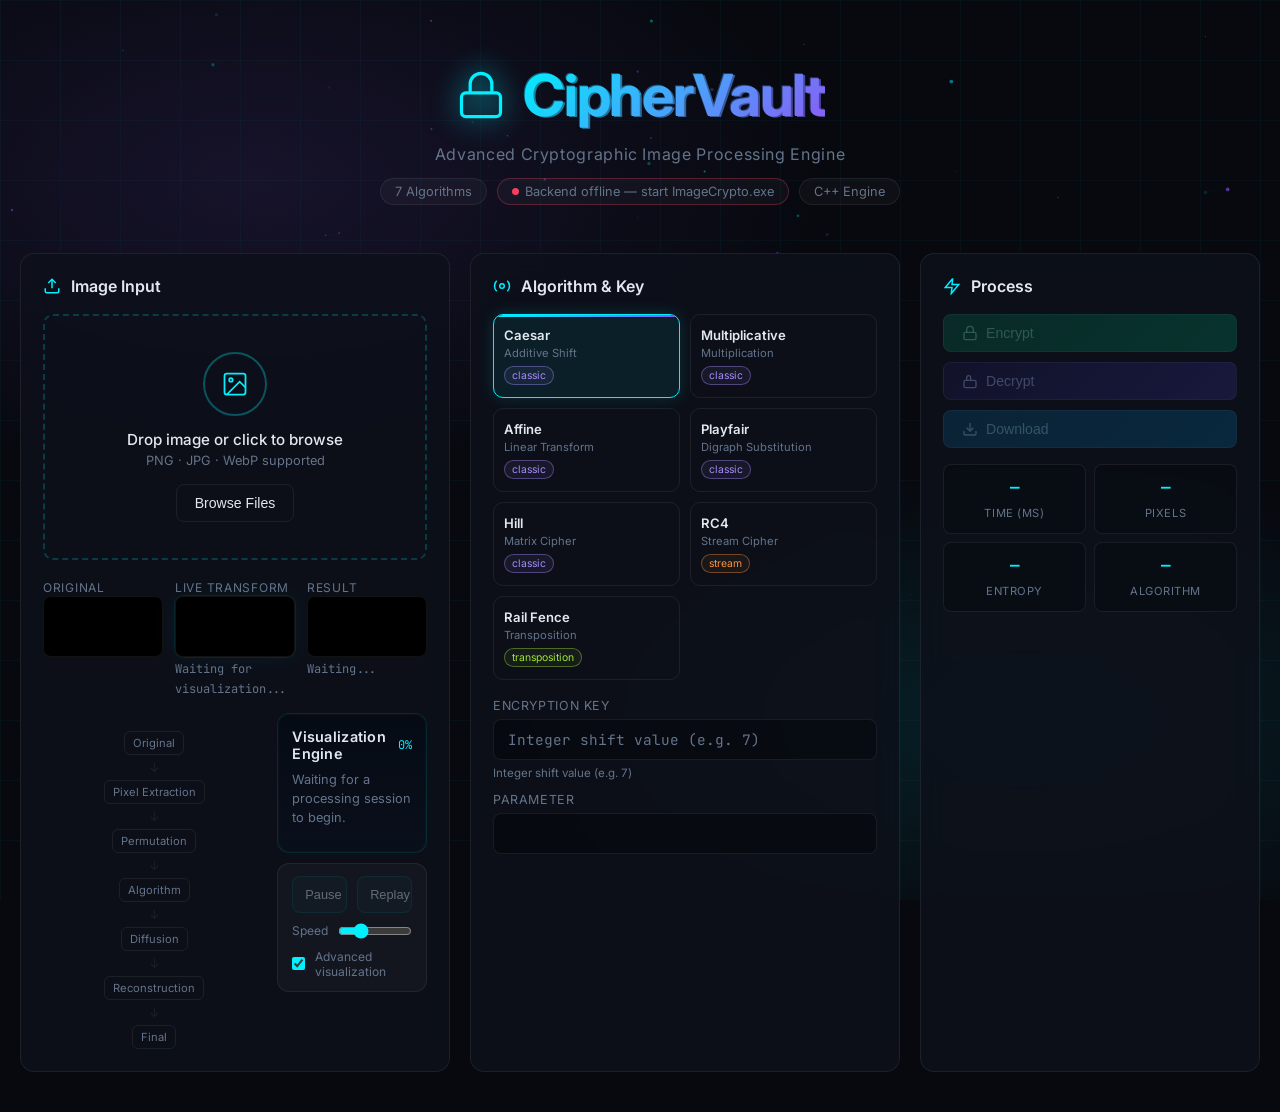
<file: frontend/index.html>
<!doctype html>
<html lang="en">
    <head>
        <meta charset="UTF-8" />
        <meta name="viewport" content="width=device-width, initial-scale=1.0" />
        <title>CipherVault — Image Encryption System</title>
        <link rel="stylesheet" href="styles.css" />
        <link
            href="https://fonts.googleapis.com/css2?family=Inter:wght@300;400;500;600;700&family=JetBrains+Mono:wght@400;500&display=swap"
            rel="stylesheet"
        />
    </head>
    <body>
        <div class="bg-layer">
            <div class="grid-lines"></div>
            <canvas id="particleCanvas" class="particles"></canvas>
        </div>

        <header class="hero">
            <div class="hero-inner">
                <div class="brand">
                    <div class="brand-icon">
                        <svg
                            viewBox="0 0 24 24"
                            fill="none"
                            stroke="currentColor"
                            stroke-width="1.5"
                        >
                            <rect x="3" y="11" width="18" height="11" rx="2" />
                            <path d="M7 11V7a5 5 0 0 1 10 0v4" />
                        </svg>
                    </div>
                    <h1 class="brand-name" data-text="CipherVault">
                        CipherVault
                    </h1>
                </div>
                <p class="hero-tagline">
                    Advanced Cryptographic Image Processing Engine
                </p>
                <div class="hero-meta">
                    <span class="meta-badge">7 Algorithms</span>
                    <span class="meta-badge" id="serverBadge"
                        ><span class="meta-dot" id="serverDot"></span
                        ><span id="serverStatus"
                            >Checking backend...</span
                        ></span
                    >
                    <span class="meta-badge">C++ Engine</span>
                </div>
            </div>
        </header>

        <main class="workspace">
            <section class="panel upload-panel">
                <div class="panel-header">
                    <svg
                        class="ph-icon"
                        viewBox="0 0 24 24"
                        fill="none"
                        stroke="currentColor"
                    >
                        <path d="M21 15v4a2 2 0 0 1-2 2H5a2 2 0 0 1-2-2v-4" />
                        <polyline points="17 8 12 3 7 8" />
                        <line x1="12" y1="3" x2="12" y2="15" />
                    </svg>
                    <h2>Image Input</h2>
                </div>

                <div class="dropzone" id="dropzone">
                    <input
                        type="file"
                        id="fileInput"
                        accept="image/png,image/jpeg,image/webp"
                        hidden
                    />
                    <div class="dz-idle" id="dzIdle">
                        <div class="dz-icon-ring">
                            <svg
                                viewBox="0 0 24 24"
                                fill="none"
                                stroke="currentColor"
                            >
                                <rect
                                    x="3"
                                    y="3"
                                    width="18"
                                    height="18"
                                    rx="2"
                                />
                                <circle cx="8.5" cy="8.5" r="1.5" />
                                <polyline points="21 15 16 10 5 21" />
                            </svg>
                        </div>
                        <p class="dz-title">Drop image or click to browse</p>
                        <p class="dz-sub">PNG · JPG · WebP supported</p>
                        <button class="btn btn-outline" id="browseBtn">
                            Browse Files
                        </button>
                    </div>
                </div>

                <div class="compare-area" id="compareArea" hidden>
                    <div class="compare-grid">
                        <div class="img-slot">
                            <span class="img-slot-label">Original</span>
                            <canvas id="canvasOriginal"></canvas>
                            <span class="img-slot-info" id="infoOriginal"></span>
                        </div>
                        <div class="img-slot live-slot">
                            <span class="img-slot-label">Live Transform</span>
                            <canvas id="canvasLive"></canvas>
                            <span class="img-slot-info" id="infoLive"
                                >Waiting for visualization...</span
                            >
                        </div>
                        <div class="img-slot">
                            <span class="img-slot-label" id="resultLabel"
                                >Result</span
                            >
                            <canvas id="canvasResult"></canvas>
                            <span class="img-slot-info" id="infoResult"
                                >Waiting...</span
                            >
                        </div>
                    </div>

                    <div class="viz-dashboard">
                        <div class="pipeline-vis" id="pipelineVis">
                            <div class="pv-step" data-step="upload">
                                Original
                            </div>
                            <div class="pv-arrow">↓</div>
                            <div class="pv-step" data-step="decode">
                                Pixel Extraction
                            </div>
                            <div class="pv-arrow">↓</div>
                            <div class="pv-step" data-step="permute">
                                Permutation
                            </div>
                            <div class="pv-arrow">↓</div>
                            <div class="pv-step" data-step="cipher">
                                Algorithm
                            </div>
                            <div class="pv-arrow">↓</div>
                            <div class="pv-step" data-step="diffuse">
                                Diffusion
                            </div>
                            <div class="pv-arrow">↓</div>
                            <div class="pv-step" data-step="reconstruct">
                                Reconstruction
                            </div>
                            <div class="pv-arrow">↓</div>
                            <div class="pv-step" data-step="complete">Final</div>
                        </div>

                        <div class="viz-panel">
                            <div class="viz-status">
                                <div class="viz-status-head">
                                    <span class="viz-title" id="vizTitle"
                                        >Visualization Engine</span
                                    >
                                    <span class="viz-progress" id="vizProgress"
                                        >0%</span
                                    >
                                </div>
                                <p class="viz-sub" id="vizSub">
                                    Waiting for a processing session to begin.
                                </p>
                                <div class="viz-bytes" id="vizBytes"></div>
                            </div>

                            <div class="viz-controls">
                                <button class="viz-btn" id="vizPauseBtn" disabled>
                                    Pause
                                </button>
                                <button class="viz-btn" id="vizReplayBtn" disabled>
                                    Replay
                                </button>
                                <label class="viz-speed">
                                    Speed
                                    <input
                                        type="range"
                                        id="vizSpeed"
                                        min="0.5"
                                        max="2.5"
                                        step="0.1"
                                        value="1"
                                    />
                                </label>
                                <label class="viz-toggle">
                                    <input type="checkbox" id="vizAdvanced" checked />
                                    Advanced visualization
                                </label>
                            </div>
                        </div>
                    </div>
                </div>
            </section>

            <section class="panel config-panel">
                <div class="panel-header">
                    <svg
                        class="ph-icon"
                        viewBox="0 0 24 24"
                        fill="none"
                        stroke="currentColor"
                    >
                        <circle cx="12" cy="12" r="3" />
                        <path
                            d="M19.07 4.93a10 10 0 0 1 0 14.14M4.93 19.07a10 10 0 0 1 0-14.14"
                        />
                    </svg>
                    <h2>Algorithm &amp; Key</h2>
                </div>

                <div class="alg-grid" id="algGrid"></div>

                <div class="key-area">
                    <div class="field-group" id="fieldKey">
                        <label class="field-label">Encryption Key</label>
                        <input
                            type="text"
                            class="field-input mono"
                            id="keyInput"
                            placeholder="Enter key"
                            autocomplete="off"
                        />
                        <span class="field-hint" id="keyHint"></span>
                    </div>
                    <div class="field-group" id="fieldParam" hidden>
                        <label class="field-label" id="paramLabel"
                            >Parameter</label
                        >
                        <input
                            type="text"
                            class="field-input mono"
                            id="paramInput"
                            placeholder=""
                            autocomplete="off"
                        />
                    </div>
                </div>
            </section>

            <section class="panel action-panel">
                <div class="panel-header">
                    <svg
                        class="ph-icon"
                        viewBox="0 0 24 24"
                        fill="none"
                        stroke="currentColor"
                    >
                        <polyline
                            points="13 2 3 14 12 14 11 22 21 10 12 10 13 2"
                        />
                    </svg>
                    <h2>Process</h2>
                </div>

                <div class="action-btns">
                    <button class="btn btn-encrypt" id="btnEncrypt" disabled>
                        <svg
                            viewBox="0 0 24 24"
                            fill="none"
                            stroke="currentColor"
                        >
                            <rect x="3" y="11" width="18" height="11" rx="2" />
                            <path d="M7 11V7a5 5 0 0 1 10 0v4" />
                        </svg>
                        Encrypt
                    </button>
                    <button class="btn btn-decrypt" id="btnDecrypt" disabled>
                        <svg
                            viewBox="0 0 24 24"
                            fill="none"
                            stroke="currentColor"
                        >
                            <rect x="3" y="11" width="18" height="11" rx="2" />
                            <path d="M7 11V7a3 3 0 0 1 6 0v4" />
                        </svg>
                        Decrypt
                    </button>
                    <button class="btn btn-download" id="btnDownload" disabled>
                        <svg
                            viewBox="0 0 24 24"
                            fill="none"
                            stroke="currentColor"
                        >
                            <path
                                d="M21 15v4a2 2 0 0 1-2 2H5a2 2 0 0 1-2-2v-4"
                            />
                            <polyline points="7 10 12 15 17 10" />
                            <line x1="12" y1="15" x2="12" y2="3" />
                        </svg>
                        Download
                    </button>
                </div>

                <div class="proc-state" id="procState" hidden>
                    <div class="proc-ring-wrap">
                        <div class="proc-ring"></div>
                        <div class="proc-ring proc-ring-inner"></div>
                    </div>
                    <p class="proc-label" id="procLabel">Processing…</p>
                    <div class="proc-bar-wrap">
                        <div class="proc-bar" id="procBar"></div>
                    </div>
                </div>

                <div class="msg-box" id="msgBox" hidden></div>

                <div class="stats-grid" id="statsGrid" hidden>
                    <div class="stat-tile">
                        <span class="st-val" id="stTime">—</span>
                        <span class="st-key">Time (ms)</span>
                    </div>
                    <div class="stat-tile">
                        <span class="st-val" id="stPixels">—</span>
                        <span class="st-key">Pixels</span>
                    </div>
                    <div class="stat-tile">
                        <span class="st-val" id="stEntropy">—</span>
                        <span class="st-key">Entropy</span>
                    </div>
                    <div class="stat-tile">
                        <span class="st-val" id="stAlg">—</span>
                        <span class="st-key">Algorithm</span>
                    </div>
                </div>
            </section>
        </main>

        <div class="overlay" id="overlay" hidden>
            <div class="ov-inner">
                <div class="ov-rings">
                    <div class="ov-ring r1"></div>
                    <div class="ov-ring r2"></div>
                    <div class="ov-ring r3"></div>
                </div>
                <p class="ov-title" id="ovTitle">Encrypting…</p>
                <p class="ov-sub" id="ovSub">
                    Sending image to C++ backend engine
                </p>
                <div class="ov-steps" id="ovSteps"></div>
            </div>
        </div>

        <script src="app.js"></script>
    </body>
</html>
</file>
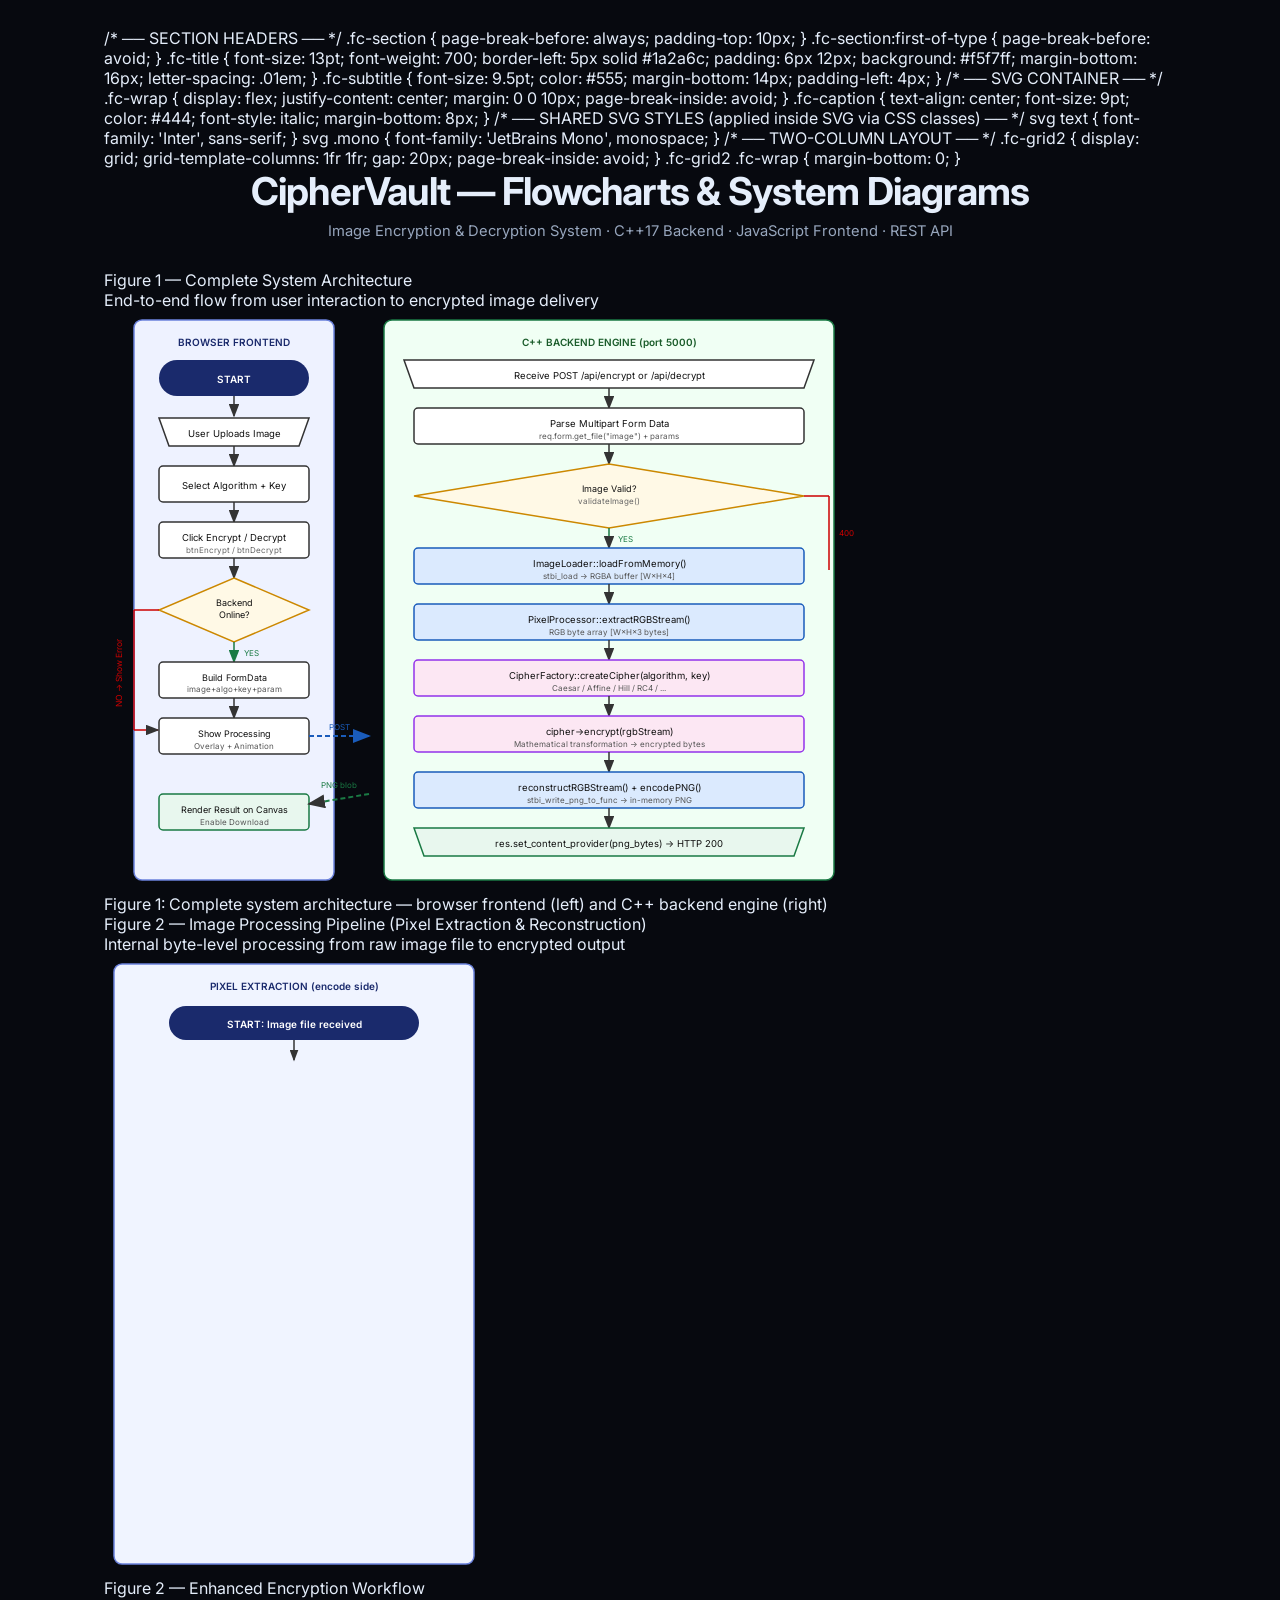
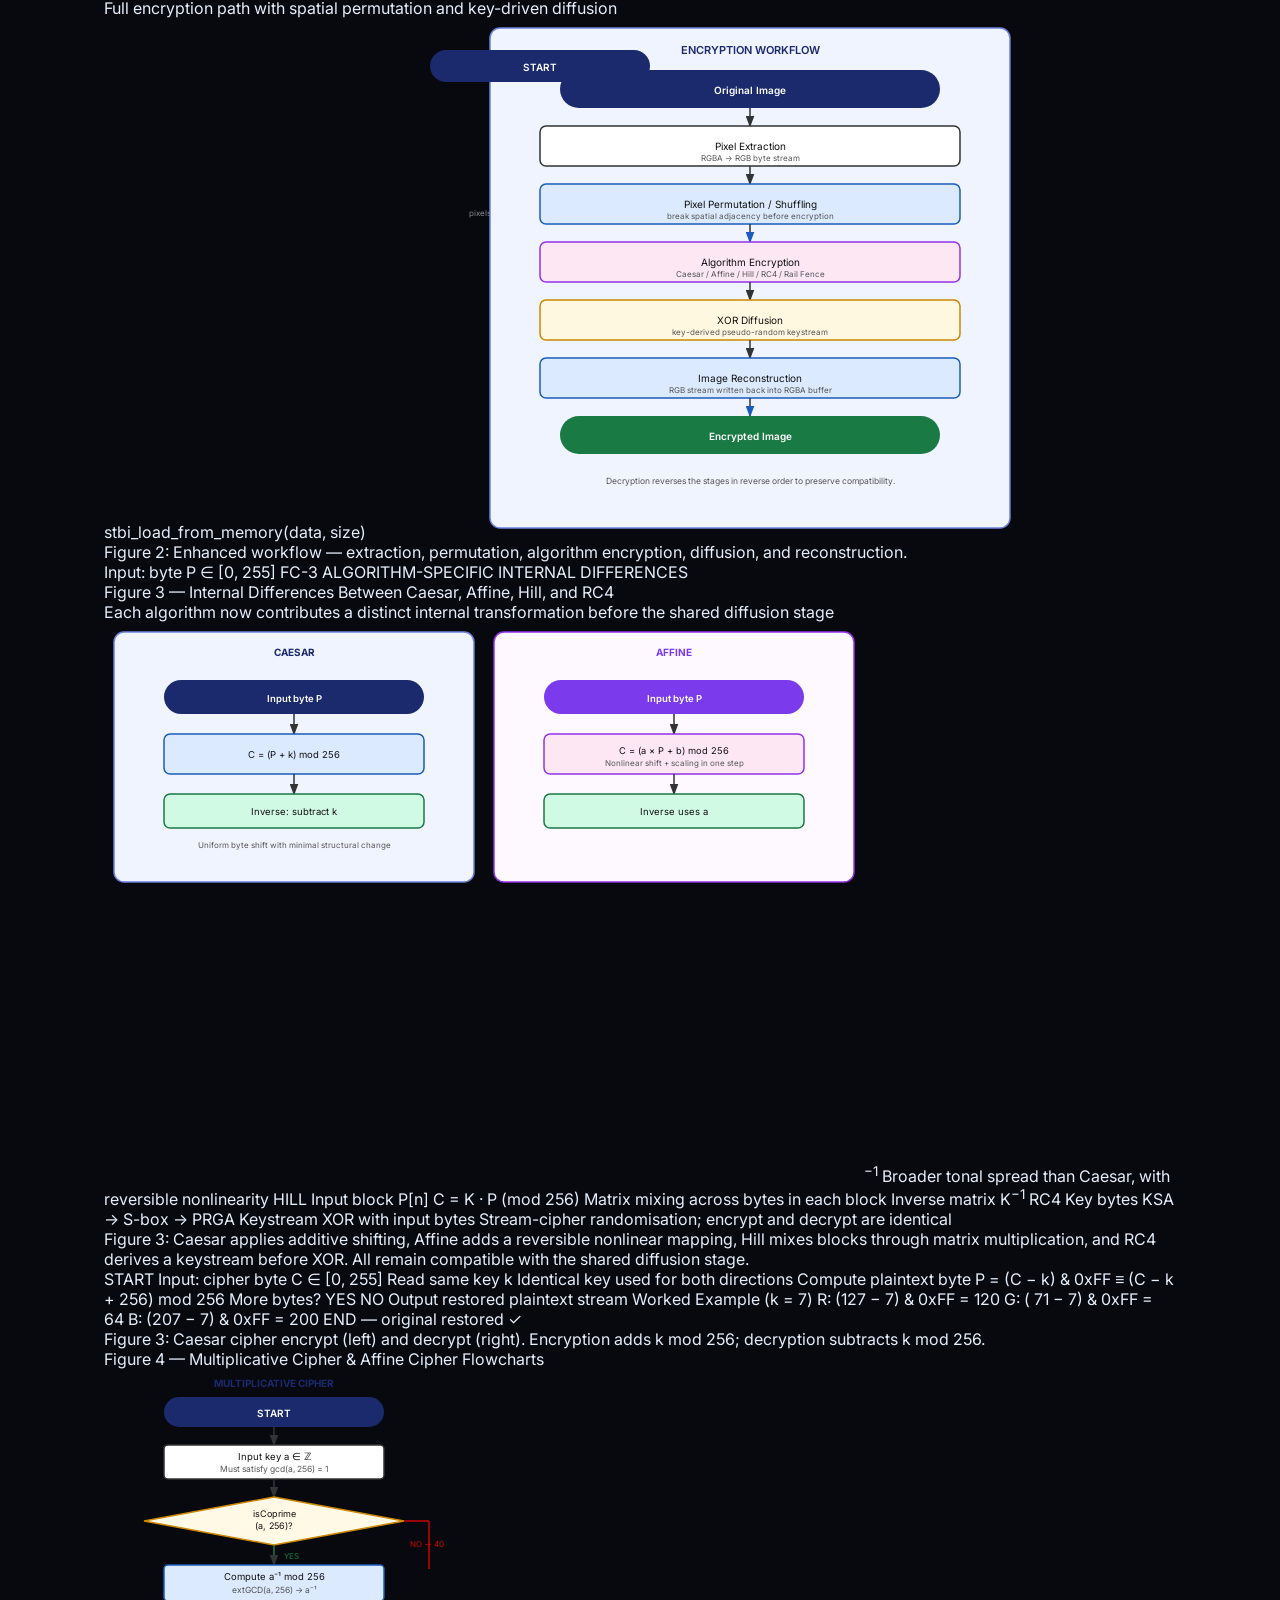
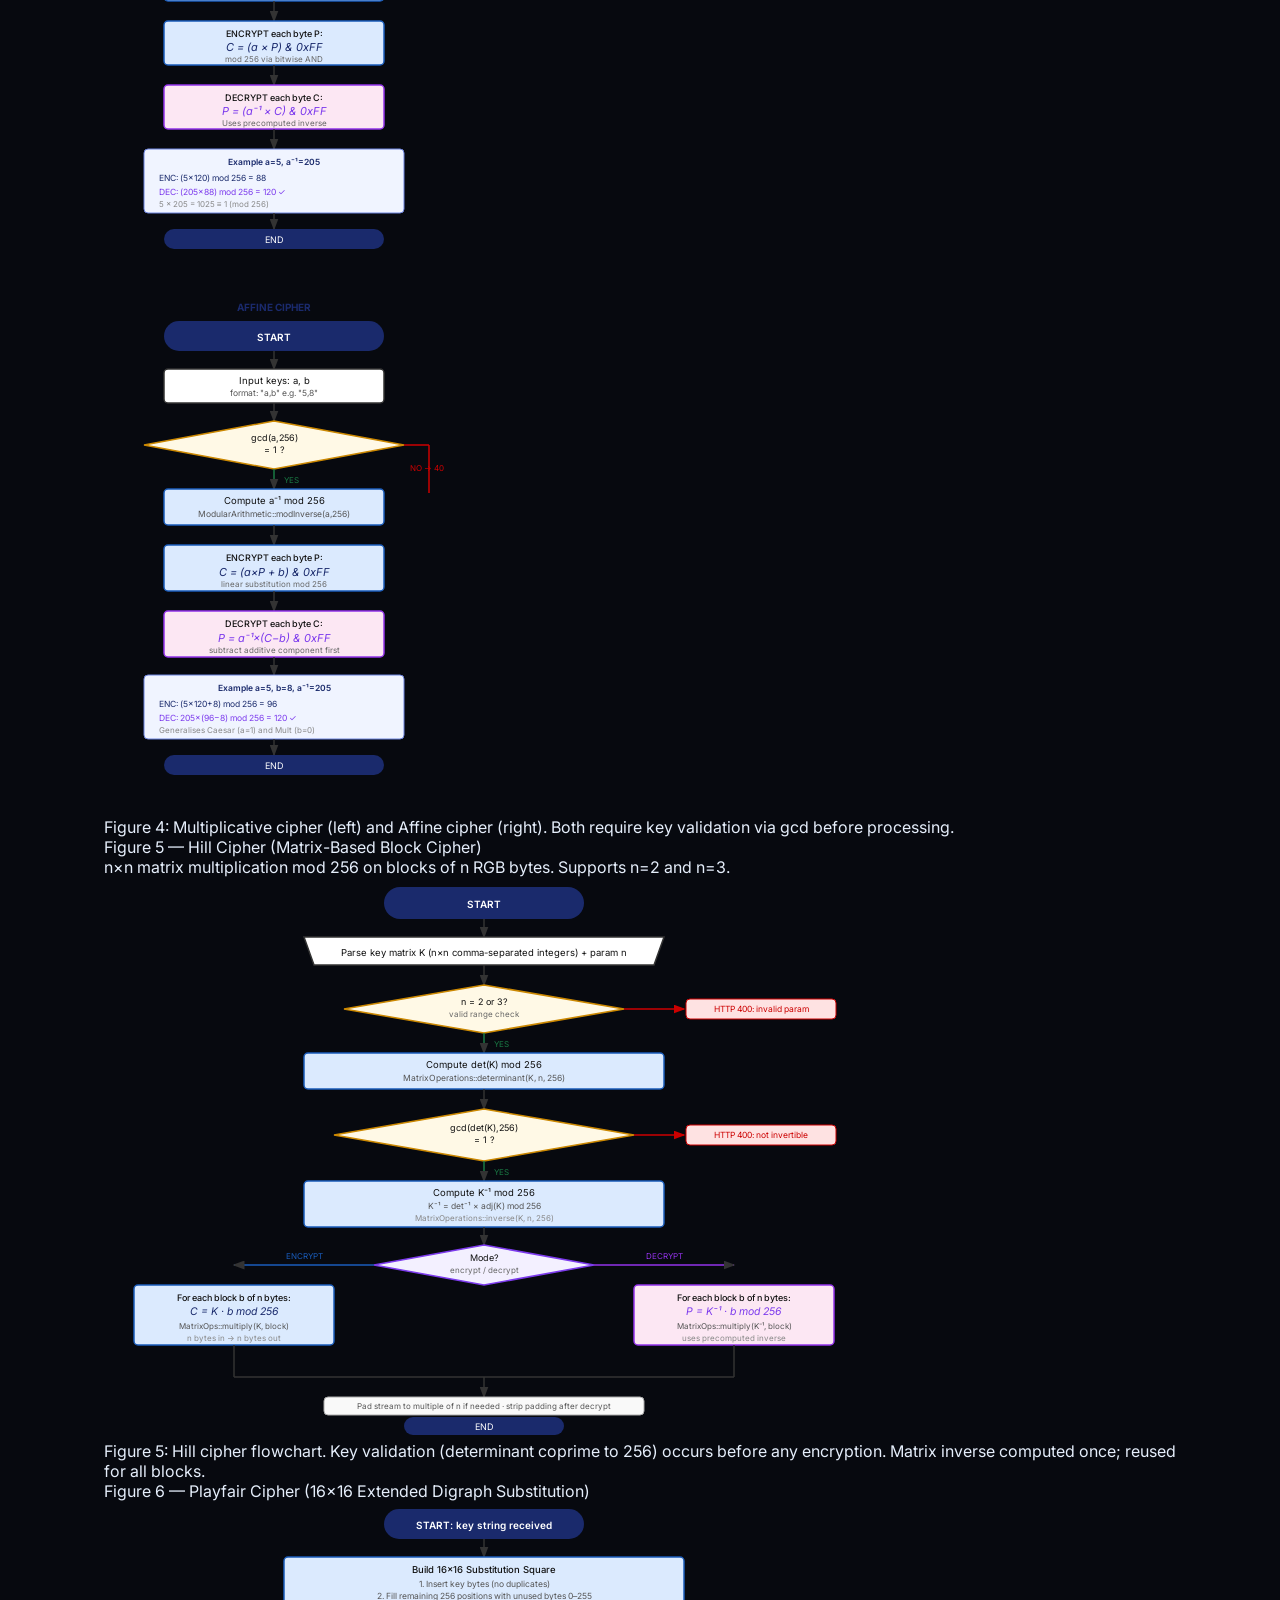
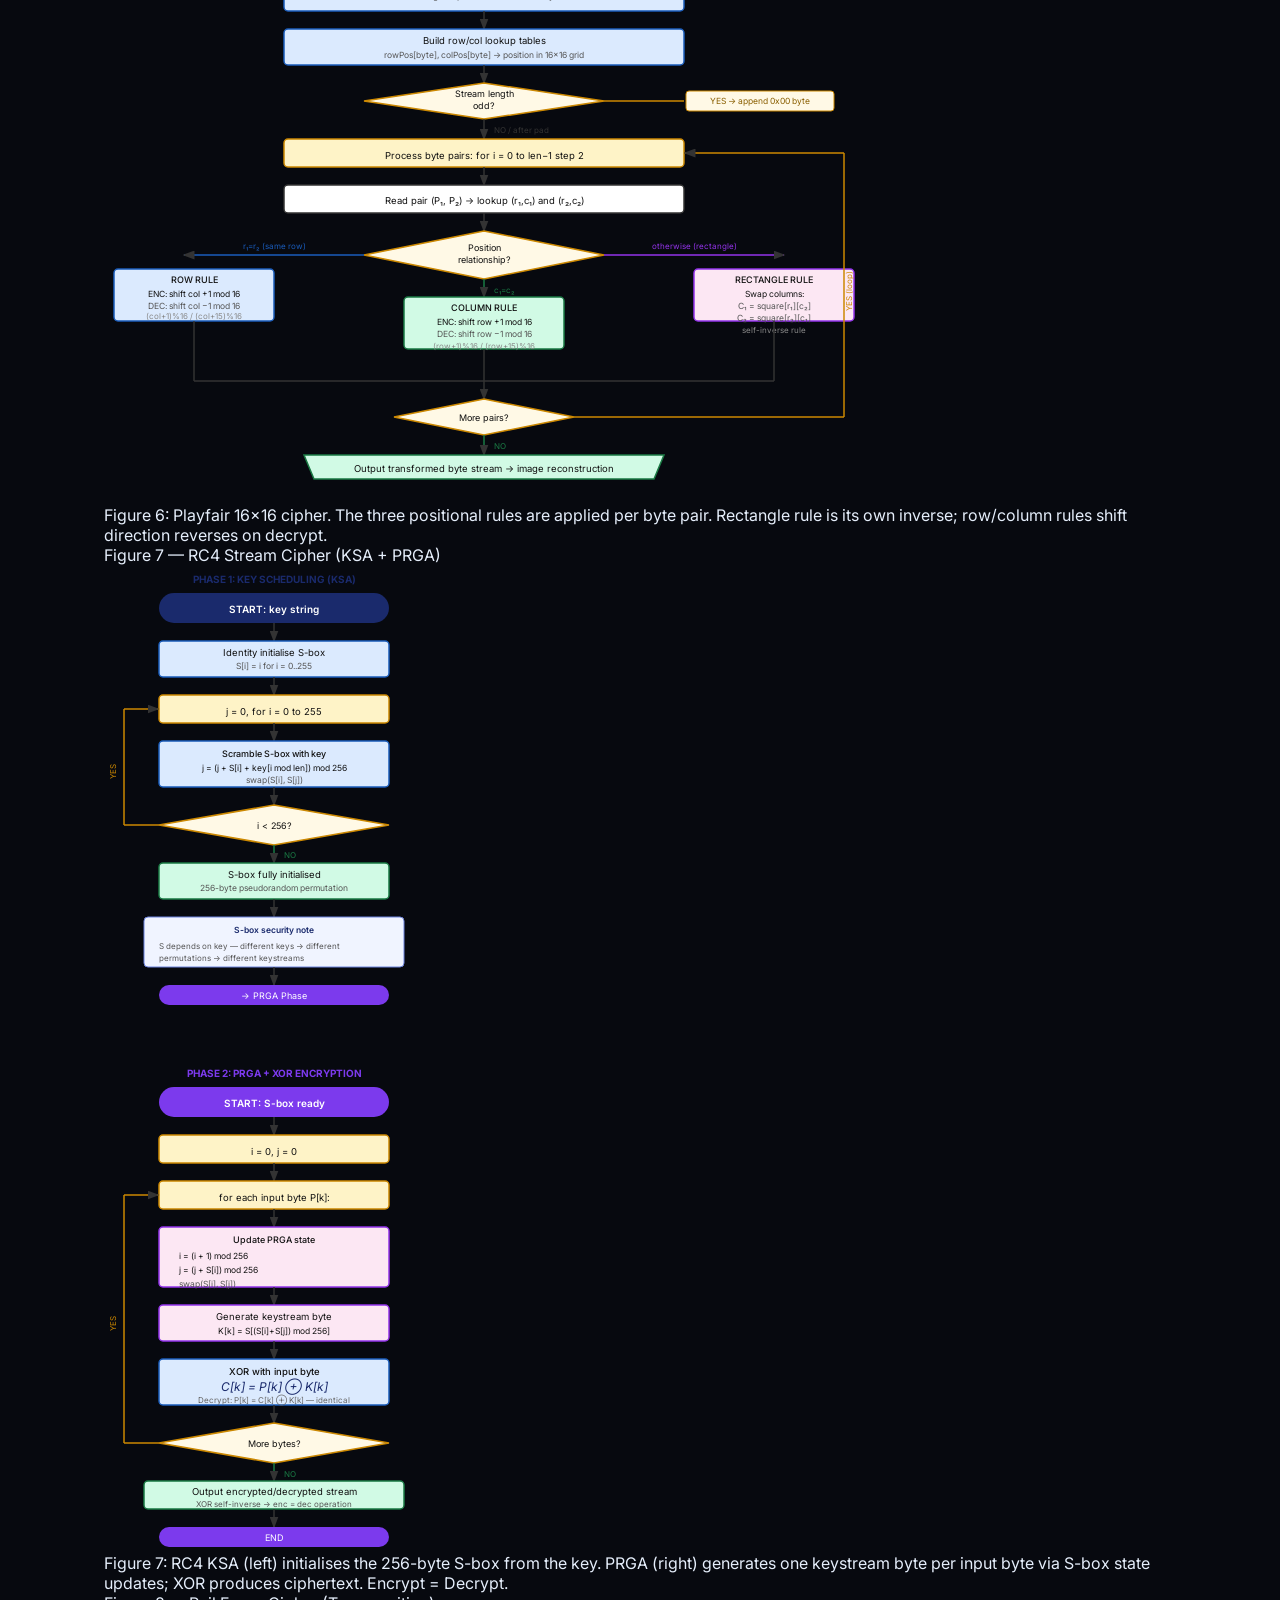
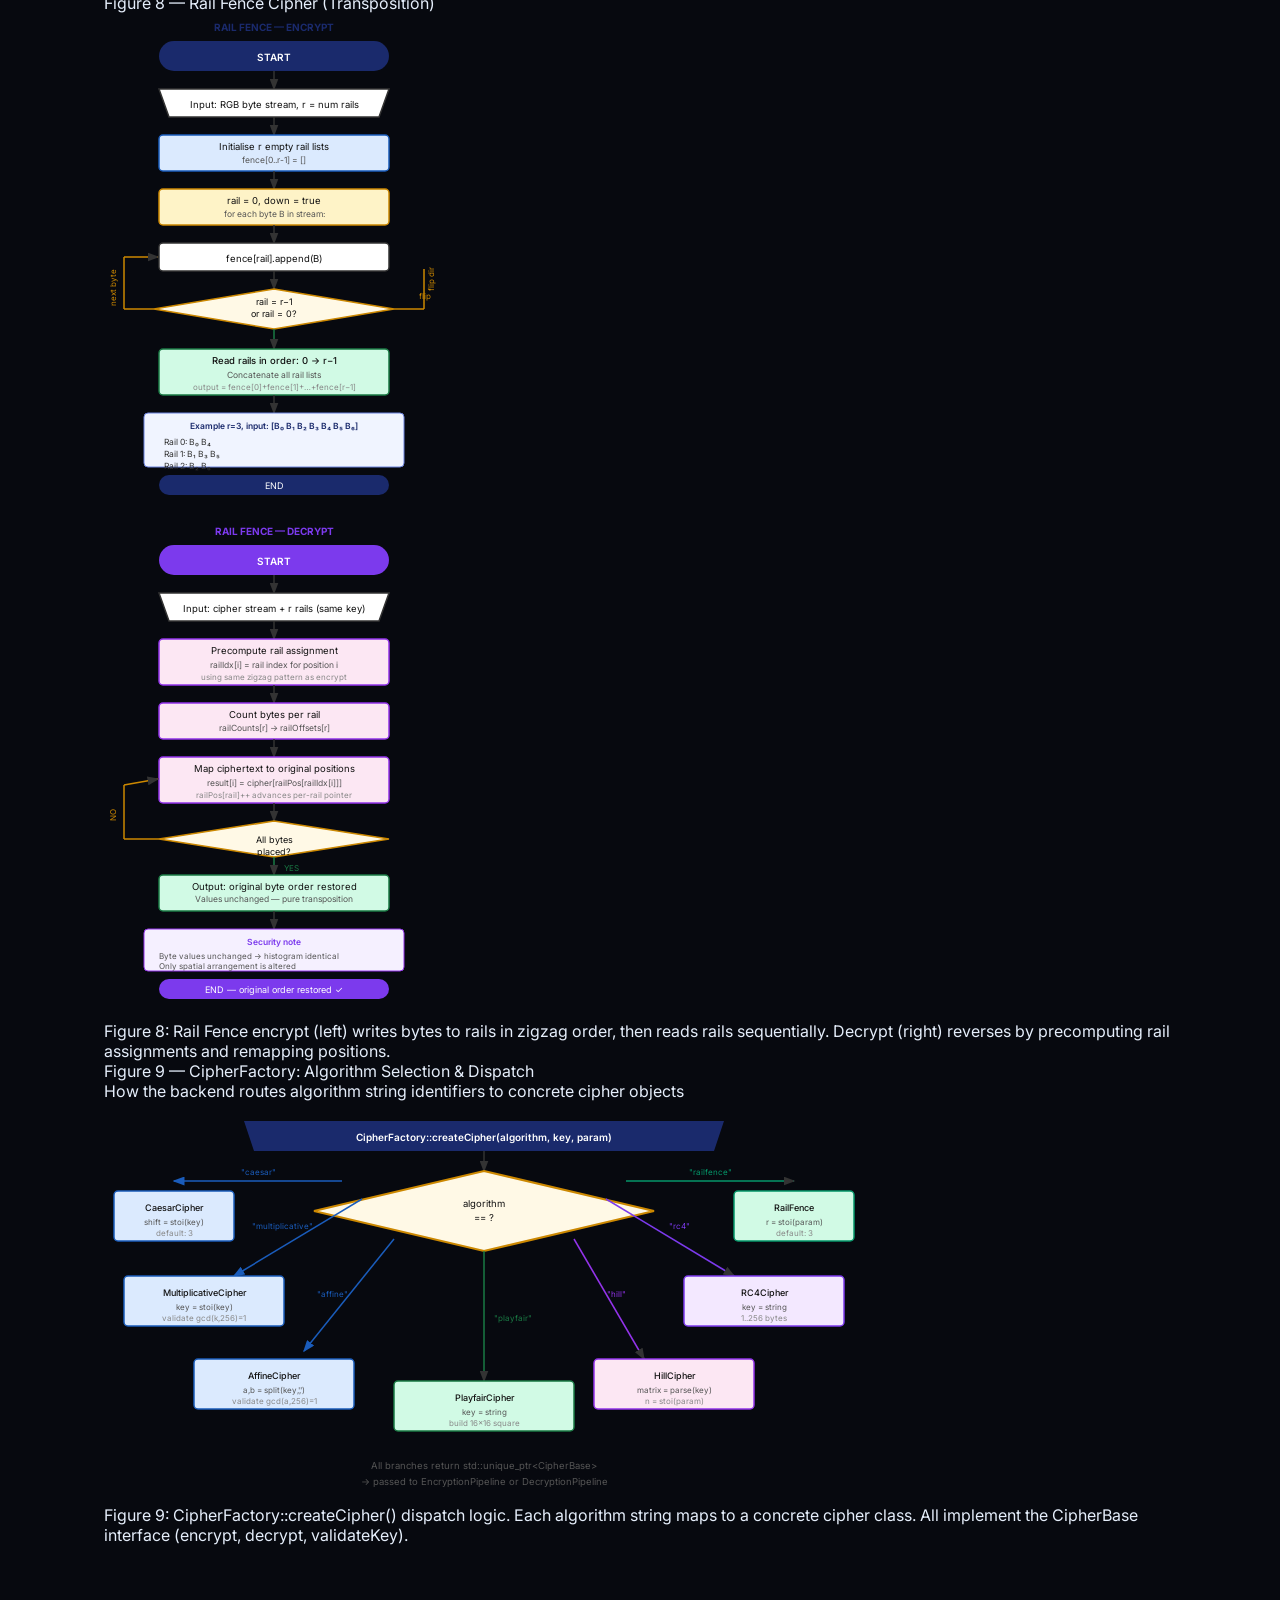
<file: report/flowcharts.html>
<!DOCTYPE html>
<html lang="en">
<head>
<meta charset="UTF-8">
<meta name="viewport" content="width=device-width,initial-scale=1">
<title>CipherVault — Flowcharts &amp; Diagrams</title>
<link href="https://fonts.googleapis.com/css2?family=Inter:wght@400;500;600;700&family=JetBrains+Mono:wght@400;500&display=swap" rel="stylesheet">
<style>
@page { size: A4; margin: 14mm; }
*,*::before,*::after { box-sizing: border-box; margin: 0; padding: 0; }
body {
  font-family: 'Inter', sans-serif;
  background: #07090f;
  color: #e5eefb;
  max-width: 1120px;
  margin: 0 auto;
  padding: 28px 24px 56px;
}
h1 {
  text-align: center;
  font-size: clamp(1.7rem, 3vw, 2.4rem);
  letter-spacing: -0.02em;
  margin-bottom: 8px;
}
.doc-sub {
  text-align: center;
  font-size: 0.92rem;
  color: #97a6bd;
  margin-bottom: 30px;
}
.section {
  margin-top: 22px;
  padding: 20px;
  border: 1px solid rgba(0, 240, 255, 0.1);
  border-radius: 18px;
  background: linear-gradient(180deg, rgba(13, 17, 26, 0.92), rgba(7, 9, 15, 0.98));
  box-shadow: 0 18px 50px rgba(0, 0, 0, 0.28);
  page-break-inside: avoid;
}
.title {
  font-size: 1.1rem;
  font-weight: 700;
  border-left: 4px solid #00f0ff;
  padding-left: 12px;
  margin-bottom: 6px;
}
.subtitle {
  font-size: 0.82rem;
  color: #91a0b7;
  margin-bottom: 16px;
}
.flow {
  display: flex;
  align-items: stretch;
  justify-content: center;
  gap: 10px;
  flex-wrap: wrap;
}
.flow.vertical {
  flex-direction: column;
  align-items: center;
}
.node {
  min-width: 150px;
  padding: 12px 14px;
  border-radius: 14px;
  border: 1px solid rgba(255, 255, 255, 0.12);
  background: rgba(255, 255, 255, 0.03);
  text-align: center;
  position: relative;
  overflow: hidden;
  box-shadow: inset 0 0 0 1px rgba(255, 255, 255, 0.02);
}
.node::after {
  content: "";
  position: absolute;
  inset: 0;
  background: linear-gradient(135deg, rgba(0, 240, 255, 0.08), rgba(139, 92, 246, 0.06));
  opacity: 0;
  transition: opacity 0.25s ease;
}
.node.active,
.node:hover {
  border-color: rgba(0, 240, 255, 0.3);
  box-shadow: 0 0 0 1px rgba(0, 240, 255, 0.08), 0 0 24px rgba(0, 240, 255, 0.08);
}
.node.active::after { opacity: 1; }
.node .lbl {
  display: block;
  font-size: 0.92rem;
  font-weight: 600;
  margin-bottom: 4px;
}
.node .sub {
  display: block;
  font-size: 0.74rem;
  color: #9eb0c7;
  line-height: 1.45;
  font-family: 'JetBrains Mono', monospace;
}
.node.cyan { border-color: rgba(0, 240, 255, 0.22); }
.node.purple { border-color: rgba(139, 92, 246, 0.25); }
.node.green { border-color: rgba(34, 211, 238, 0.24); }
.arrow {
  display: flex;
  align-items: center;
  justify-content: center;
  color: #6fbefc;
  font-size: 1.3rem;
  padding: 2px 4px;
  animation: pulseArrow 1.8s ease-in-out infinite;
}
.arrow.h {
  min-width: 18px;
}
@keyframes pulseArrow {
  0%,100% { opacity: 0.45; transform: translateY(0); }
  50% { opacity: 1; transform: translateY(2px); }
}
.grid2 {
  display: grid;
  grid-template-columns: 1fr 1fr;
  gap: 16px;
}
.mini-grid {
  display: grid;
  grid-template-columns: repeat(2, minmax(0, 1fr));
  gap: 16px;
}
.mini-card {
  border: 1px solid rgba(255, 255, 255, 0.08);
  border-radius: 16px;
  background: rgba(255, 255, 255, 0.025);
  padding: 14px;
}
.mini-card h3 {
  font-size: 1rem;
  margin-bottom: 10px;
  color: #ffffff;
}
.mini-card .flow { gap: 8px; }
.mini-card .node { min-width: 0; width: 100%; }
.caption {
  margin-top: 10px;
  text-align: center;
  font-size: 0.8rem;
  color: #8f9db2;
  font-style: italic;
}
.note {
  margin-top: 12px;
  color: #a7b4c9;
  font-size: 0.82rem;
}
@media (max-width: 900px) {
  .grid2, .mini-grid { grid-template-columns: 1fr; }
}
</style>
</head>

/* ── SECTION HEADERS ── */
.fc-section {
  page-break-before: always;
  padding-top: 10px;
}
.fc-section:first-of-type { page-break-before: avoid; }
.fc-title {
  font-size: 13pt;
  font-weight: 700;
  border-left: 5px solid #1a2a6c;
  padding: 6px 12px;
  background: #f5f7ff;
  margin-bottom: 16px;
  letter-spacing: .01em;
}
.fc-subtitle {
  font-size: 9.5pt;
  color: #555;
  margin-bottom: 14px;
  padding-left: 4px;
}

/* ── SVG CONTAINER ── */
.fc-wrap {
  display: flex;
  justify-content: center;
  margin: 0 0 10px;
  page-break-inside: avoid;
}
.fc-caption {
  text-align: center;
  font-size: 9pt;
  color: #444;
  font-style: italic;
  margin-bottom: 8px;
}

/* ── SHARED SVG STYLES (applied inside SVG via CSS classes) ── */
svg text { font-family: 'Inter', sans-serif; }
svg .mono { font-family: 'JetBrains Mono', monospace; }

/* ── TWO-COLUMN LAYOUT ── */
.fc-grid2 {
  display: grid;
  grid-template-columns: 1fr 1fr;
  gap: 20px;
  page-break-inside: avoid;
}
.fc-grid2 .fc-wrap { margin-bottom: 0; }
</style>
</head>
<body>

<h1>CipherVault — Flowcharts &amp; System Diagrams</h1>
<p class="doc-sub">Image Encryption &amp; Decryption System · C++17 Backend · JavaScript Frontend · REST API</p>

<!-- ══════════════════════════════════════════════════
     FC-1  COMPLETE SYSTEM ARCHITECTURE
     ══════════════════════════════════════════════════ -->
<div class="fc-section">
<div class="fc-title">Figure 1 — Complete System Architecture</div>
<div class="fc-subtitle">End-to-end flow from user interaction to encrypted image delivery</div>
<div class="fc-wrap">
<svg width="760" height="580" viewBox="0 0 760 580" xmlns="http://www.w3.org/2000/svg">
  <defs>
    <marker id="arr" markerWidth="9" markerHeight="7" refX="8" refY="3.5" orient="auto">
      <polygon points="0 0, 9 3.5, 0 7" fill="#333"/>
    </marker>
    <marker id="arrB" markerWidth="9" markerHeight="7" refX="8" refY="3.5" orient="auto">
      <polygon points="0 0, 9 3.5, 0 7" fill="#1a5cbb"/>
    </marker>
    <marker id="arrG" markerWidth="9" markerHeight="7" refX="8" refY="3.5" orient="auto">
      <polygon points="0 0, 9 3.5, 0 7" fill="#1a7a44"/>
    </marker>
  </defs>

  <!-- FRONTEND COLUMN -->
  <rect x="30" y="10" width="200" height="560" rx="8" fill="#eef2ff" stroke="#6b82dd" stroke-width="1.5"/>
  <text x="130" y="36" text-anchor="middle" font-size="10" font-weight="600" fill="#1a2a6c">BROWSER FRONTEND</text>

  <!-- START -->
  <rect x="55" y="50" width="150" height="36" rx="18" fill="#1a2a6c" stroke="none"/>
  <text x="130" y="73" text-anchor="middle" font-size="10" fill="#fff" font-weight="600">START</text>
  <!-- Arrow -->
  <line x1="130" y1="86" x2="130" y2="106" stroke="#333" stroke-width="1.5" marker-end="url(#arr)"/>

  <!-- Upload Image -->
  <polygon points="55,108 205,108 195,136 65,136" fill="#fff" stroke="#333" stroke-width="1.5"/>
  <text x="130" y="127" text-anchor="middle" font-size="9.5" fill="#111">User Uploads Image</text>
  <line x1="130" y1="136" x2="130" y2="156" stroke="#333" stroke-width="1.5" marker-end="url(#arr)"/>

  <!-- Select Algorithm -->
  <rect x="55" y="156" width="150" height="36" rx="4" fill="#fff" stroke="#333" stroke-width="1.5"/>
  <text x="130" y="179" text-anchor="middle" font-size="9.5" fill="#111">Select Algorithm + Key</text>
  <line x1="130" y1="192" x2="130" y2="212" stroke="#333" stroke-width="1.5" marker-end="url(#arr)"/>

  <!-- Click Encrypt -->
  <rect x="55" y="212" width="150" height="36" rx="4" fill="#fff" stroke="#333" stroke-width="1.5"/>
  <text x="130" y="231" text-anchor="middle" font-size="9.5" fill="#111">Click Encrypt / Decrypt</text>
  <text x="130" y="243" text-anchor="middle" font-size="8" fill="#666">btnEncrypt / btnDecrypt</text>
  <line x1="130" y1="248" x2="130" y2="268" stroke="#333" stroke-width="1.5" marker-end="url(#arr)"/>

  <!-- Validate -->
  <polygon points="130,268 205,300 130,332 55,300" fill="#fff9e6" stroke="#cc8800" stroke-width="1.5"/>
  <text x="130" y="296" text-anchor="middle" font-size="9" fill="#111">Backend</text>
  <text x="130" y="308" text-anchor="middle" font-size="9" fill="#111">Online?</text>
  <!-- No branch -->
  <line x1="55" y1="300" x2="30" y2="300" stroke="#cc0000" stroke-width="1.5"/>
  <line x1="30" y1="300" x2="30" y2="420" stroke="#cc0000" stroke-width="1.5"/>
  <line x1="30" y1="420" x2="54" y2="420" stroke="#cc0000" stroke-width="1.5" marker-end="url(#arr)"/>
  <text x="18" y="363" text-anchor="middle" font-size="8.5" fill="#cc0000" transform="rotate(-90,18,363)">NO → Show Error</text>
  <!-- Yes branch -->
  <line x1="130" y1="332" x2="130" y2="352" stroke="#1a7a44" stroke-width="1.5" marker-end="url(#arrG)"/>
  <text x="140" y="346" font-size="8" fill="#1a7a44">YES</text>

  <!-- Build FormData -->
  <rect x="55" y="352" width="150" height="36" rx="4" fill="#fff" stroke="#333" stroke-width="1.5"/>
  <text x="130" y="371" text-anchor="middle" font-size="9" fill="#111">Build FormData</text>
  <text x="130" y="382" text-anchor="middle" font-size="8" fill="#555" class="mono">image+algo+key+param</text>
  <line x1="130" y1="388" x2="130" y2="408" stroke="#333" stroke-width="1.5" marker-end="url(#arr)"/>

  <!-- Show Overlay -->
  <rect x="55" y="408" width="150" height="36" rx="4" fill="#fff" stroke="#333" stroke-width="1.5"/>
  <text x="130" y="427" text-anchor="middle" font-size="9" fill="#111">Show Processing</text>
  <text x="130" y="439" text-anchor="middle" font-size="8" fill="#555">Overlay + Animation</text>
  <line x1="205" y1="426" x2="265" y2="426" stroke="#1a5cbb" stroke-width="2" marker-end="url(#arrB)" stroke-dasharray="5,3"/>
  <text x="235" y="420" text-anchor="middle" font-size="8" fill="#1a5cbb">POST</text>

  <!-- Render Result -->
  <rect x="55" y="484" width="150" height="36" rx="4" fill="#e8f7ee" stroke="#1a7a44" stroke-width="1.5"/>
  <text x="130" y="503" text-anchor="middle" font-size="9" fill="#111">Render Result on Canvas</text>
  <text x="130" y="515" text-anchor="middle" font-size="8" fill="#555">Enable Download</text>

  <!-- Arrow from API back -->
  <line x1="265" y1="484" x2="205" y2="494" stroke="#1a7a44" stroke-width="2" marker-end="url(#arr)" stroke-dasharray="5,3"/>
  <text x="235" y="478" text-anchor="middle" font-size="8" fill="#1a7a44">PNG blob</text>

  <!-- BACKEND COLUMN -->
  <rect x="280" y="10" width="450" height="560" rx="8" fill="#f0fff4" stroke="#1a7a44" stroke-width="1.5"/>
  <text x="505" y="36" text-anchor="middle" font-size="10" font-weight="600" fill="#1a5c2a">C++ BACKEND ENGINE (port 5000)</text>

  <!-- Receive Request -->
  <polygon points="300,50 710,50 700,78 310,78" fill="#fff" stroke="#333" stroke-width="1.5"/>
  <text x="505" y="69" text-anchor="middle" font-size="9.5" fill="#111">Receive POST /api/encrypt or /api/decrypt</text>
  <line x1="505" y1="78" x2="505" y2="98" stroke="#333" stroke-width="1.5" marker-end="url(#arr)"/>

  <!-- Parse Form -->
  <rect x="310" y="98" width="390" height="36" rx="4" fill="#fff" stroke="#333" stroke-width="1.5"/>
  <text x="505" y="117" text-anchor="middle" font-size="9.5" fill="#111">Parse Multipart Form Data</text>
  <text x="505" y="129" text-anchor="middle" font-size="8" fill="#555" class="mono">req.form.get_file("image") + params</text>
  <line x1="505" y1="134" x2="505" y2="154" stroke="#333" stroke-width="1.5" marker-end="url(#arr)"/>

  <!-- Validate Image -->
  <polygon points="505,154 700,186 505,218 310,186" fill="#fff9e6" stroke="#cc8800" stroke-width="1.5"/>
  <text x="505" y="182" text-anchor="middle" font-size="9" fill="#111">Image Valid?</text>
  <text x="505" y="194" text-anchor="middle" font-size="8" fill="#666">validateImage()</text>
  <!-- No -->
  <line x1="700" y1="186" x2="725" y2="186" stroke="#cc0000" stroke-width="1.5"/>
  <line x1="725" y1="186" x2="725" y2="260" stroke="#cc0000" stroke-width="1.5"/>
  <text x="735" y="226" font-size="8" fill="#cc0000">400</text>
  <!-- Yes -->
  <line x1="505" y1="218" x2="505" y2="238" stroke="#1a7a44" stroke-width="1.5" marker-end="url(#arr)"/>
  <text x="514" y="232" font-size="8" fill="#1a7a44">YES</text>

  <!-- ImageLoader -->
  <rect x="310" y="238" width="390" height="36" rx="4" fill="#dbeafe" stroke="#1a5cbb" stroke-width="1.5"/>
  <text x="505" y="257" text-anchor="middle" font-size="9.5" fill="#111">ImageLoader::loadFromMemory()</text>
  <text x="505" y="269" text-anchor="middle" font-size="8" fill="#555" class="mono">stbi_load → RGBA buffer [W×H×4]</text>
  <line x1="505" y1="274" x2="505" y2="294" stroke="#333" stroke-width="1.5" marker-end="url(#arr)"/>

  <!-- PixelProcessor -->
  <rect x="310" y="294" width="390" height="36" rx="4" fill="#dbeafe" stroke="#1a5cbb" stroke-width="1.5"/>
  <text x="505" y="313" text-anchor="middle" font-size="9.5" fill="#111">PixelProcessor::extractRGBStream()</text>
  <text x="505" y="325" text-anchor="middle" font-size="8" fill="#555" class="mono">RGB byte array [W×H×3 bytes]</text>
  <line x1="505" y1="330" x2="505" y2="350" stroke="#333" stroke-width="1.5" marker-end="url(#arr)"/>

  <!-- CipherFactory -->
  <rect x="310" y="350" width="390" height="36" rx="4" fill="#fce7f3" stroke="#9333ea" stroke-width="1.5"/>
  <text x="505" y="369" text-anchor="middle" font-size="9.5" fill="#111">CipherFactory::createCipher(algorithm, key)</text>
  <text x="505" y="381" text-anchor="middle" font-size="8" fill="#555" class="mono">Caesar / Affine / Hill / RC4 / ...</text>
  <line x1="505" y1="386" x2="505" y2="406" stroke="#333" stroke-width="1.5" marker-end="url(#arr)"/>

  <!-- cipher.encrypt -->
  <rect x="310" y="406" width="390" height="36" rx="4" fill="#fce7f3" stroke="#9333ea" stroke-width="1.5"/>
  <text x="505" y="425" text-anchor="middle" font-size="9.5" fill="#111">cipher→encrypt(rgbStream)</text>
  <text x="505" y="437" text-anchor="middle" font-size="8" fill="#555" class="mono">Mathematical transformation → encrypted bytes</text>
  <line x1="505" y1="442" x2="505" y2="462" stroke="#333" stroke-width="1.5" marker-end="url(#arr)"/>

  <!-- Reconstruct + Encode -->
  <rect x="310" y="462" width="390" height="36" rx="4" fill="#dbeafe" stroke="#1a5cbb" stroke-width="1.5"/>
  <text x="505" y="481" text-anchor="middle" font-size="9.5" fill="#111">reconstructRGBStream() + encodePNG()</text>
  <text x="505" y="493" text-anchor="middle" font-size="8" fill="#555" class="mono">stbi_write_png_to_func → in-memory PNG</text>
  <line x1="505" y1="498" x2="505" y2="518" stroke="#333" stroke-width="1.5" marker-end="url(#arr)"/>

  <!-- Stream Response -->
  <polygon points="310,518 700,518 690,546 320,546" fill="#e8f7ee" stroke="#1a7a44" stroke-width="1.5"/>
  <text x="505" y="537" text-anchor="middle" font-size="9.5" fill="#111">res.set_content_provider(png_bytes) → HTTP 200</text>
</svg>
</div>
<p class="fc-caption">Figure 1: Complete system architecture — browser frontend (left) and C++ backend engine (right)</p>
</div>

<!-- ══════════════════════════════════════════════════
     FC-2  IMAGE PROCESSING PIPELINE
     ══════════════════════════════════════════════════ -->
<div class="fc-section">
<div class="fc-title">Figure 2 — Image Processing Pipeline (Pixel Extraction &amp; Reconstruction)</div>
<div class="fc-subtitle">Internal byte-level processing from raw image file to encrypted output</div>
<div class="fc-wrap">
<svg width="760" height="620" viewBox="0 0 760 620" xmlns="http://www.w3.org/2000/svg">
  <defs>
    <marker id="a1" markerWidth="8" markerHeight="6" refX="7" refY="3" orient="auto"><polygon points="0 0,8 3,0 6" fill="#333"/></marker>
    <marker id="a2" markerWidth="8" markerHeight="6" refX="7" refY="3" orient="auto"><polygon points="0 0,8 3,0 6" fill="#1a5cbb"/></marker>
    <marker id="a3" markerWidth="8" markerHeight="6" refX="7" refY="3" orient="auto"><polygon points="0 0,8 3,0 6" fill="#7c3aed"/></marker>
  </defs>

  <!-- LEFT: EXTRACTION PIPELINE -->
  <rect x="10" y="10" width="360" height="600" rx="8" fill="#f0f4ff" stroke="#6b82dd" stroke-width="1.5"/>
  <text x="190" y="36" text-anchor="middle" font-size="10" font-weight="600" fill="#1a2a6c">PIXEL EXTRACTION (encode side)</text>

  <!-- START -->
  <rect x="65" y="52" width="250" height="34" rx="17" fill="#1a2a6c"/>
  <text x="190" y="74" text-anchor="middle" font-size="10" fill="#fff" font-weight="600">START: Image file received</text>
  <line x1="190" y1="86" x2="190" y2="106" stroke="#333" stroke-width="1.5" marker-end="url(#a1)"/>

  <div class="fc-title">Figure 2 — Enhanced Encryption Workflow</div>
  <div class="fc-subtitle">Full encryption path with spatial permutation and key-driven diffusion</div>
  <text x="190" y="125" text-anchor="middle" font-size="9.5" fill="#111">stbi_load_from_memory(data, size)</text>
  <svg width="760" height="520" viewBox="0 0 760 520" xmlns="http://www.w3.org/2000/svg">

      <marker id="w1" markerWidth="8" markerHeight="6" refX="7" refY="3" orient="auto"><polygon points="0 0,8 3,0 6" fill="#333"/></marker>
      <marker id="w2" markerWidth="8" markerHeight="6" refX="7" refY="3" orient="auto"><polygon points="0 0,8 3,0 6" fill="#1a5cbb"/></marker>
      <marker id="w3" markerWidth="8" markerHeight="6" refX="7" refY="3" orient="auto"><polygon points="0 0,8 3,0 6" fill="#7c3aed"/></marker>
  <text x="190" y="187" text-anchor="middle" font-size="8.5" fill="#555" class="mono">vector&lt;uchar&gt; [W × H × 4]</text>
  <text x="190" y="198" text-anchor="middle" font-size="8" fill="#888">pixels[i*4+0]=R, [i*4+1]=G, [i*4+2]=B, [i*4+3]=A</text>
    <rect x="120" y="10" width="520" height="500" rx="10" fill="#f0f4ff" stroke="#6b82dd" stroke-width="1.5"/>
    <text x="380" y="36" text-anchor="middle" font-size="11" font-weight="600" fill="#1a2a6c">ENCRYPTION WORKFLOW</text>

    <rect x="190" y="52" width="380" height="38" rx="19" fill="#1a2a6c"/>
    <text x="380" y="76" text-anchor="middle" font-size="10" fill="#fff" font-weight="600">Original Image</text>
    <line x1="380" y1="90" x2="380" y2="108" stroke="#333" stroke-width="1.5" marker-end="url(#w1)"/>

    <rect x="170" y="108" width="420" height="40" rx="6" fill="#fff" stroke="#333" stroke-width="1.5"/>
    <text x="380" y="132" text-anchor="middle" font-size="10" fill="#111">Pixel Extraction</text>
    <text x="380" y="143" text-anchor="middle" font-size="8" fill="#555" class="mono">RGBA → RGB byte stream</text>
    <line x1="380" y1="148" x2="380" y2="166" stroke="#333" stroke-width="1.5" marker-end="url(#w1)"/>

    <rect x="170" y="166" width="420" height="40" rx="6" fill="#dbeafe" stroke="#1a5cbb" stroke-width="1.5"/>
    <text x="380" y="190" text-anchor="middle" font-size="10" fill="#111">Pixel Permutation / Shuffling</text>
    <text x="380" y="201" text-anchor="middle" font-size="8" fill="#555" class="mono">break spatial adjacency before encryption</text>
    <line x1="380" y1="206" x2="380" y2="224" stroke="#333" stroke-width="1.5" marker-end="url(#w2)"/>

    <rect x="170" y="224" width="420" height="40" rx="6" fill="#fce7f3" stroke="#9333ea" stroke-width="1.5"/>
    <text x="380" y="248" text-anchor="middle" font-size="10" fill="#111">Algorithm Encryption</text>
    <text x="380" y="259" text-anchor="middle" font-size="8" fill="#555" class="mono">Caesar / Affine / Hill / RC4 / Rail Fence</text>
    <line x1="380" y1="264" x2="380" y2="282" stroke="#333" stroke-width="1.5" marker-end="url(#w1)"/>

    <rect x="170" y="282" width="420" height="40" rx="6" fill="#fff8e1" stroke="#cc8800" stroke-width="1.5"/>
    <text x="380" y="306" text-anchor="middle" font-size="10" fill="#111">XOR Diffusion</text>
    <text x="380" y="317" text-anchor="middle" font-size="8" fill="#555" class="mono">key-derived pseudo-random keystream</text>
    <line x1="380" y1="322" x2="380" y2="340" stroke="#333" stroke-width="1.5" marker-end="url(#w1)"/>

    <rect x="170" y="340" width="420" height="40" rx="6" fill="#dbeafe" stroke="#1a5cbb" stroke-width="1.5"/>
    <text x="380" y="364" text-anchor="middle" font-size="10" fill="#111">Image Reconstruction</text>
    <text x="380" y="375" text-anchor="middle" font-size="8" fill="#555" class="mono">RGB stream written back into RGBA buffer</text>
    <line x1="380" y1="380" x2="380" y2="398" stroke="#333" stroke-width="1.5" marker-end="url(#w2)"/>

    <rect x="190" y="398" width="380" height="38" rx="19" fill="#1a7a44"/>
    <text x="380" y="422" text-anchor="middle" font-size="10" fill="#fff" font-weight="600">Encrypted Image</text>

    <text x="380" y="466" text-anchor="middle" font-size="8.5" fill="#555">Decryption reverses the stages in reverse order to preserve compatibility.</text>
  <rect x="60" y="32" width="220" height="32" rx="16" fill="#1a2a6c"/>
  <text x="170" y="53" text-anchor="middle" font-size="10" fill="#fff" font-weight="600">START</text>
  <p class="fc-caption">Figure 2: Enhanced workflow — extraction, permutation, algorithm encryption, diffusion, and reconstruction.</p>

  <polygon points="60,84 280,84 270,110 70,110" fill="#fff" stroke="#333" stroke-width="1.5"/>
  <text x="170" y="102" text-anchor="middle" font-size="9.5" fill="#111">Input: byte P ∈ [0, 255]</text>
       FC-3  ALGORITHM-SPECIFIC INTERNAL DIFFERENCES

  <rect x="60" y="130" width="220" height="34" rx="4" fill="#fff" stroke="#333" stroke-width="1.5"/>
  <div class="fc-title">Figure 3 — Internal Differences Between Caesar, Affine, Hill, and RC4</div>
  <div class="fc-subtitle">Each algorithm now contributes a distinct internal transformation before the shared diffusion stage</div>
  <div class="fc-wrap">
  <svg width="760" height="560" viewBox="0 0 760 560" xmlns="http://www.w3.org/2000/svg">
    <defs>
      <marker id="m1" markerWidth="8" markerHeight="6" refX="7" refY="3" orient="auto"><polygon points="0 0,8 3,0 6" fill="#333"/></marker>
    </defs>

    <rect x="10" y="10" width="360" height="250" rx="10" fill="#f0f4ff" stroke="#6b82dd" stroke-width="1.5"/>
    <text x="190" y="34" text-anchor="middle" font-size="10" font-weight="700" fill="#1a2a6c">CAESAR</text>
    <rect x="60" y="58" width="260" height="34" rx="17" fill="#1a2a6c"/>
    <text x="190" y="80" text-anchor="middle" font-size="9.5" fill="#fff" font-weight="600">Input byte P</text>
    <line x1="190" y1="92" x2="190" y2="112" stroke="#333" stroke-width="1.5" marker-end="url(#m1)"/>
    <rect x="60" y="112" width="260" height="40" rx="6" fill="#dbeafe" stroke="#1a5cbb" stroke-width="1.5"/>
    <text x="190" y="136" text-anchor="middle" font-size="9.5" fill="#111">C = (P + k) mod 256</text>
    <line x1="190" y1="152" x2="190" y2="172" stroke="#333" stroke-width="1.5" marker-end="url(#m1)"/>
    <rect x="60" y="172" width="260" height="34" rx="6" fill="#d1fae5" stroke="#1a7a44" stroke-width="1.5"/>
    <text x="190" y="193" text-anchor="middle" font-size="9.5" fill="#111">Inverse: subtract k</text>
    <text x="190" y="226" text-anchor="middle" font-size="8" fill="#555">Uniform byte shift with minimal structural change</text>

    <rect x="390" y="10" width="360" height="250" rx="10" fill="#fef9ff" stroke="#9333ea" stroke-width="1.5"/>
    <text x="570" y="34" text-anchor="middle" font-size="10" font-weight="700" fill="#7c3aed">AFFINE</text>
    <rect x="440" y="58" width="260" height="34" rx="17" fill="#7c3aed"/>
    <text x="570" y="80" text-anchor="middle" font-size="9.5" fill="#fff" font-weight="600">Input byte P</text>
    <line x1="570" y1="92" x2="570" y2="112" stroke="#333" stroke-width="1.5" marker-end="url(#m1)"/>
    <rect x="440" y="112" width="260" height="40" rx="6" fill="#fce7f3" stroke="#9333ea" stroke-width="1.5"/>
    <text x="570" y="132" text-anchor="middle" font-size="9.3" fill="#111">C = (a × P + b) mod 256</text>
    <text x="570" y="144" text-anchor="middle" font-size="8" fill="#555">Nonlinear shift + scaling in one step</text>
    <line x1="570" y1="152" x2="570" y2="172" stroke="#333" stroke-width="1.5" marker-end="url(#m1)"/>
    <rect x="440" y="172" width="260" height="34" rx="6" fill="#d1fae5" stroke="#1a7a44" stroke-width="1.5"/>
    <text x="570" y="193" text-anchor="middle" font-size="9.5" fill="#111">Inverse uses a<sup>−1</sup></text>
    <text x="570" y="226" text-anchor="middle" font-size="8" fill="#555">Broader tonal spread than Caesar, with reversible nonlinearity</text>

    <rect x="10" y="300" width="360" height="250" rx="10" fill="#fef3c7" stroke="#cc8800" stroke-width="1.5"/>
    <text x="190" y="324" text-anchor="middle" font-size="10" font-weight="700" fill="#8a5d00">HILL</text>
    <rect x="60" y="348" width="260" height="34" rx="17" fill="#cc8800"/>
    <text x="190" y="370" text-anchor="middle" font-size="9.5" fill="#fff" font-weight="600">Input block P[n]</text>
    <line x1="190" y1="382" x2="190" y2="402" stroke="#333" stroke-width="1.5" marker-end="url(#m1)"/>
    <rect x="60" y="402" width="260" height="44" rx="6" fill="#fff" stroke="#333" stroke-width="1.5"/>
    <text x="190" y="424" text-anchor="middle" font-size="9.3" fill="#111">C = K · P (mod 256)</text>
    <text x="190" y="437" text-anchor="middle" font-size="8" fill="#555">Matrix mixing across bytes in each block</text>
    <line x1="190" y1="446" x2="190" y2="466" stroke="#333" stroke-width="1.5" marker-end="url(#m1)"/>
    <rect x="60" y="466" width="260" height="34" rx="6" fill="#d1fae5" stroke="#1a7a44" stroke-width="1.5"/>
    <text x="190" y="487" text-anchor="middle" font-size="9.5" fill="#111">Inverse matrix K<sup>−1</sup></text>

    <rect x="390" y="300" width="360" height="250" rx="10" fill="#eef2ff" stroke="#6b82dd" stroke-width="1.5"/>
    <text x="570" y="324" text-anchor="middle" font-size="10" font-weight="700" fill="#1a2a6c">RC4</text>
    <rect x="440" y="348" width="260" height="34" rx="17" fill="#1a5cbb"/>
    <text x="570" y="370" text-anchor="middle" font-size="9.5" fill="#fff" font-weight="600">Key bytes</text>
    <line x1="570" y1="382" x2="570" y2="402" stroke="#333" stroke-width="1.5" marker-end="url(#m1)"/>
    <rect x="440" y="402" width="260" height="36" rx="6" fill="#dbeafe" stroke="#1a5cbb" stroke-width="1.5"/>
    <text x="570" y="424" text-anchor="middle" font-size="9.2" fill="#111">KSA → S-box → PRGA</text>
    <line x1="570" y1="438" x2="570" y2="458" stroke="#333" stroke-width="1.5" marker-end="url(#m1)"/>
    <rect x="440" y="458" width="260" height="34" rx="6" fill="#fce7f3" stroke="#9333ea" stroke-width="1.5"/>
    <text x="570" y="479" text-anchor="middle" font-size="9.5" fill="#111">Keystream XOR with input bytes</text>
    <text x="570" y="512" text-anchor="middle" font-size="8" fill="#555">Stream-cipher randomisation; encrypt and decrypt are identical</text>
  </svg>
  </div>
  <p class="fc-caption">Figure 3: Caesar applies additive shifting, Affine adds a reversible nonlinear mapping, Hill mixes blocks through matrix multiplication, and RC4 derives a keystream before XOR. All remain compatible with the shared diffusion stage.</p>
  </div>
  <rect x="60" y="32" width="220" height="32" rx="16" fill="#7c3aed"/>
  <text x="170" y="53" text-anchor="middle" font-size="10" fill="#fff" font-weight="600">START</text>
  <line x1="170" y1="64" x2="170" y2="84" stroke="#333" stroke-width="1.5" marker-end="url(#cd)"/>

  <polygon points="60,84 280,84 270,110 70,110" fill="#fff" stroke="#333" stroke-width="1.5"/>
  <text x="170" y="102" text-anchor="middle" font-size="9.5" fill="#111">Input: cipher byte C ∈ [0, 255]</text>
  <line x1="170" y1="110" x2="170" y2="130" stroke="#333" stroke-width="1.5" marker-end="url(#cd)"/>

  <rect x="60" y="130" width="220" height="34" rx="4" fill="#fff" stroke="#333" stroke-width="1.5"/>
  <text x="170" y="149" text-anchor="middle" font-size="9.5" fill="#111">Read same key k</text>
  <text x="170" y="161" text-anchor="middle" font-size="8" fill="#555">Identical key used for both directions</text>
  <line x1="170" y1="164" x2="170" y2="184" stroke="#333" stroke-width="1.5" marker-end="url(#cd)"/>

  <rect x="60" y="184" width="220" height="46" rx="4" fill="#fce7f3" stroke="#9333ea" stroke-width="1.5"/>
  <text x="170" y="202" text-anchor="middle" font-size="9.5" fill="#111" font-weight="500">Compute plaintext byte</text>
  <text x="170" y="218" text-anchor="middle" font-size="11" fill="#7c3aed" font-style="italic">P = (C − k) &amp; 0xFF</text>
  <text x="170" y="228" text-anchor="middle" font-size="8" fill="#666">≡ (C − k + 256) mod 256</text>
  <line x1="170" y1="230" x2="170" y2="250" stroke="#333" stroke-width="1.5" marker-end="url(#cd)"/>

  <polygon points="170,250 290,274 170,298 50,274" fill="#fff9e6" stroke="#cc8800" stroke-width="1.5"/>
  <text x="170" y="278" text-anchor="middle" font-size="9" fill="#111">More bytes?</text>
  <line x1="50" y1="274" x2="20" y2="274" stroke="#cc8800" stroke-width="1.5"/>
  <line x1="20" y1="274" x2="20" y2="147" stroke="#cc8800" stroke-width="1.5"/>
  <line x1="20" y1="147" x2="59" y2="147" stroke="#cc8800" stroke-width="1.5" marker-end="url(#cd)"/>
  <text x="12" y="216" text-anchor="middle" font-size="8" fill="#cc8800" transform="rotate(-90,12,216)">YES</text>
  <line x1="170" y1="298" x2="170" y2="318" stroke="#1a7a44" stroke-width="1.5" marker-end="url(#cd)"/>
  <text x="180" y="312" font-size="8" fill="#1a7a44">NO</text>

  <polygon points="60,318 280,318 270,344 70,344" fill="#d1fae5" stroke="#1a7a44" stroke-width="1.5"/>
  <text x="170" y="336" text-anchor="middle" font-size="9.5" fill="#111">Output restored plaintext stream</text>
  <line x1="170" y1="344" x2="170" y2="364" stroke="#333" stroke-width="1.5" marker-end="url(#cd)"/>

  <rect x="40" y="364" width="260" height="58" rx="4" fill="#f5f0ff" stroke="#9333ea" stroke-width="1"/>
  <text x="170" y="380" text-anchor="middle" font-size="8.5" fill="#7c3aed" font-weight="600">Worked Example  (k = 7)</text>
  <text x="60" y="396" font-size="8.5" fill="#cc2222" class="mono">R: (127 − 7) &amp; 0xFF = 120</text>
  <text x="60" y="410" font-size="8.5" fill="#228822" class="mono">G: ( 71 − 7) &amp; 0xFF =  64</text>
  <text x="60" y="424" font-size="8.5" fill="#2255cc" class="mono">B: (207 − 7) &amp; 0xFF = 200</text>
  <line x1="170" y1="422" x2="170" y2="442" stroke="#333" stroke-width="1.5" marker-end="url(#cd)"/>

  <rect x="60" y="440" width="220" height="18" rx="9" fill="#7c3aed"/>
  <text x="170" y="453" text-anchor="middle" font-size="9" fill="#fff">END — original restored ✓</text>
</svg>
</div>
</div>
</div>
<p class="fc-caption">Figure 3: Caesar cipher encrypt (left) and decrypt (right). Encryption adds k mod 256; decryption subtracts k mod 256.</p>
</div>

<!-- ══════════════════════════════════════════════════
     FC-4  MULTIPLICATIVE & AFFINE
     ══════════════════════════════════════════════════ -->
<div class="fc-section">
<div class="fc-title">Figure 4 — Multiplicative Cipher &amp; Affine Cipher Flowcharts</div>
<div class="fc-grid2">

<!-- MULTIPLICATIVE -->
<div>
<div class="fc-wrap">
<svg width="340" height="520" viewBox="0 0 340 520" xmlns="http://www.w3.org/2000/svg">
  <defs><marker id="ma" markerWidth="8" markerHeight="6" refX="7" refY="3" orient="auto"><polygon points="0 0,8 3,0 6" fill="#333"/></marker></defs>
  <text x="170" y="18" text-anchor="middle" font-size="10" font-weight="700" fill="#1a2a6c">MULTIPLICATIVE CIPHER</text>

  <rect x="60" y="28" width="220" height="30" rx="15" fill="#1a2a6c"/>
  <text x="170" y="48" text-anchor="middle" font-size="10" fill="#fff" font-weight="600">START</text>
  <line x1="170" y1="58" x2="170" y2="76" stroke="#333" stroke-width="1.5" marker-end="url(#ma)"/>

  <rect x="60" y="76" width="220" height="34" rx="4" fill="#fff" stroke="#333" stroke-width="1.5"/>
  <text x="170" y="91" text-anchor="middle" font-size="9.5" fill="#111">Input key a ∈ ℤ</text>
  <text x="170" y="103" text-anchor="middle" font-size="8.5" fill="#555" class="mono">Must satisfy gcd(a, 256) = 1</text>
  <line x1="170" y1="110" x2="170" y2="128" stroke="#333" stroke-width="1.5" marker-end="url(#ma)"/>

  <!-- Validate -->
  <polygon points="170,128 300,152 170,176 40,152" fill="#fff9e6" stroke="#cc8800" stroke-width="1.5"/>
  <text x="170" y="148" text-anchor="middle" font-size="9" fill="#111">isCoprime</text>
  <text x="170" y="160" text-anchor="middle" font-size="9" fill="#111">(a, 256)?</text>
  <line x1="300" y1="152" x2="325" y2="152" stroke="#cc0000" stroke-width="1.5"/>
  <line x1="325" y1="152" x2="325" y2="200" stroke="#cc0000" stroke-width="1.5"/>
  <text x="325" y="178" text-anchor="middle" font-size="8" fill="#cc0000">NO → 400</text>
  <line x1="170" y1="176" x2="170" y2="196" stroke="#1a7a44" stroke-width="1.5" marker-end="url(#ma)"/>
  <text x="180" y="190" font-size="8" fill="#1a7a44">YES</text>

  <!-- Compute inverse for decrypt -->
  <rect x="60" y="196" width="220" height="36" rx="4" fill="#dbeafe" stroke="#1a5cbb" stroke-width="1.5"/>
  <text x="170" y="211" text-anchor="middle" font-size="9.5" fill="#111">Compute a⁻¹ mod 256</text>
  <text x="170" y="224" text-anchor="middle" font-size="8.5" fill="#555" class="mono">extGCD(a, 256) → a⁻¹</text>
  <line x1="170" y1="232" x2="170" y2="252" stroke="#333" stroke-width="1.5" marker-end="url(#ma)"/>

  <!-- Encrypt box -->
  <rect x="60" y="252" width="220" height="44" rx="4" fill="#dbeafe" stroke="#1a5cbb" stroke-width="1.5"/>
  <text x="170" y="268" text-anchor="middle" font-size="9" fill="#111" font-weight="500">ENCRYPT each byte P:</text>
  <text x="170" y="282" text-anchor="middle" font-size="11" fill="#1a2a6c" font-style="italic">C = (a × P) &amp; 0xFF</text>
  <text x="170" y="293" text-anchor="middle" font-size="8" fill="#666">mod 256 via bitwise AND</text>
  <line x1="170" y1="296" x2="170" y2="316" stroke="#333" stroke-width="1.5" marker-end="url(#ma)"/>

  <!-- Decrypt box -->
  <rect x="60" y="316" width="220" height="44" rx="4" fill="#fce7f3" stroke="#9333ea" stroke-width="1.5"/>
  <text x="170" y="332" text-anchor="middle" font-size="9" fill="#111" font-weight="500">DECRYPT each byte C:</text>
  <text x="170" y="346" text-anchor="middle" font-size="11" fill="#7c3aed" font-style="italic">P = (a⁻¹ × C) &amp; 0xFF</text>
  <text x="170" y="357" text-anchor="middle" font-size="8" fill="#666">Uses precomputed inverse</text>
  <line x1="170" y1="360" x2="170" y2="380" stroke="#333" stroke-width="1.5" marker-end="url(#ma)"/>

  <!-- Example -->
  <rect x="40" y="380" width="260" height="64" rx="4" fill="#f0f4ff" stroke="#6b82dd" stroke-width="1"/>
  <text x="170" y="396" text-anchor="middle" font-size="8.5" fill="#1a2a6c" font-weight="600">Example  a=5,  a⁻¹=205</text>
  <text x="55" y="412" font-size="8.5" fill="#1a2a6c" class="mono">ENC: (5×120) mod 256 = 88</text>
  <text x="55" y="426" font-size="8.5" fill="#7c3aed" class="mono">DEC: (205×88) mod 256 = 120 ✓</text>
  <text x="55" y="438" font-size="8" fill="#888">5 × 205 = 1025 ≡ 1 (mod 256)</text>
  <line x1="170" y1="444" x2="170" y2="460" stroke="#333" stroke-width="1.5" marker-end="url(#ma)"/>

  <rect x="60" y="460" width="220" height="20" rx="10" fill="#1a2a6c"/>
  <text x="170" y="474" text-anchor="middle" font-size="9" fill="#fff">END</text>
</svg>
</div>
</div>

<!-- AFFINE -->
<div>
<div class="fc-wrap">
<svg width="340" height="520" viewBox="0 0 340 520" xmlns="http://www.w3.org/2000/svg">
  <defs><marker id="af" markerWidth="8" markerHeight="6" refX="7" refY="3" orient="auto"><polygon points="0 0,8 3,0 6" fill="#333"/></marker></defs>
  <text x="170" y="18" text-anchor="middle" font-size="10" font-weight="700" fill="#1a2a6c">AFFINE CIPHER</text>

  <rect x="60" y="28" width="220" height="30" rx="15" fill="#1a2a6c"/>
  <text x="170" y="48" text-anchor="middle" font-size="10" fill="#fff" font-weight="600">START</text>
  <line x1="170" y1="58" x2="170" y2="76" stroke="#333" stroke-width="1.5" marker-end="url(#af)"/>

  <rect x="60" y="76" width="220" height="34" rx="4" fill="#fff" stroke="#333" stroke-width="1.5"/>
  <text x="170" y="91" text-anchor="middle" font-size="9.5" fill="#111">Input keys: a, b</text>
  <text x="170" y="103" text-anchor="middle" font-size="8.5" fill="#555" class="mono">format: "a,b"  e.g. "5,8"</text>
  <line x1="170" y1="110" x2="170" y2="128" stroke="#333" stroke-width="1.5" marker-end="url(#af)"/>

  <polygon points="170,128 300,152 170,176 40,152" fill="#fff9e6" stroke="#cc8800" stroke-width="1.5"/>
  <text x="170" y="148" text-anchor="middle" font-size="9" fill="#111">gcd(a,256)</text>
  <text x="170" y="160" text-anchor="middle" font-size="9" fill="#111">= 1 ?</text>
  <line x1="300" y1="152" x2="325" y2="152" stroke="#cc0000" stroke-width="1.5"/>
  <line x1="325" y1="152" x2="325" y2="200" stroke="#cc0000" stroke-width="1.5"/>
  <text x="325" y="178" text-anchor="middle" font-size="8" fill="#cc0000">NO → 400</text>
  <line x1="170" y1="176" x2="170" y2="196" stroke="#1a7a44" stroke-width="1.5" marker-end="url(#af)"/>
  <text x="180" y="190" font-size="8" fill="#1a7a44">YES</text>

  <rect x="60" y="196" width="220" height="36" rx="4" fill="#dbeafe" stroke="#1a5cbb" stroke-width="1.5"/>
  <text x="170" y="211" text-anchor="middle" font-size="9.5" fill="#111">Compute a⁻¹ mod 256</text>
  <text x="170" y="224" text-anchor="middle" font-size="8.5" fill="#555" class="mono">ModularArithmetic::modInverse(a,256)</text>
  <line x1="170" y1="232" x2="170" y2="252" stroke="#333" stroke-width="1.5" marker-end="url(#af)"/>

  <rect x="60" y="252" width="220" height="46" rx="4" fill="#dbeafe" stroke="#1a5cbb" stroke-width="1.5"/>
  <text x="170" y="268" text-anchor="middle" font-size="9" fill="#111" font-weight="500">ENCRYPT each byte P:</text>
  <text x="170" y="283" text-anchor="middle" font-size="11" fill="#1a2a6c" font-style="italic">C = (a×P + b) &amp; 0xFF</text>
  <text x="170" y="294" text-anchor="middle" font-size="8" fill="#666">linear substitution mod 256</text>
  <line x1="170" y1="298" x2="170" y2="318" stroke="#333" stroke-width="1.5" marker-end="url(#af)"/>

  <rect x="60" y="318" width="220" height="46" rx="4" fill="#fce7f3" stroke="#9333ea" stroke-width="1.5"/>
  <text x="170" y="334" text-anchor="middle" font-size="9" fill="#111" font-weight="500">DECRYPT each byte C:</text>
  <text x="170" y="349" text-anchor="middle" font-size="11" fill="#7c3aed" font-style="italic">P = a⁻¹×(C−b) &amp; 0xFF</text>
  <text x="170" y="360" text-anchor="middle" font-size="8" fill="#666">subtract additive component first</text>
  <line x1="170" y1="364" x2="170" y2="382" stroke="#333" stroke-width="1.5" marker-end="url(#af)"/>

  <rect x="40" y="382" width="260" height="64" rx="4" fill="#f0f4ff" stroke="#6b82dd" stroke-width="1"/>
  <text x="170" y="398" text-anchor="middle" font-size="8.5" fill="#1a2a6c" font-weight="600">Example  a=5, b=8, a⁻¹=205</text>
  <text x="55" y="414" font-size="8.5" fill="#1a2a6c" class="mono">ENC: (5×120+8) mod 256 = 96</text>
  <text x="55" y="428" font-size="8.5" fill="#7c3aed" class="mono">DEC: 205×(96−8) mod 256 = 120 ✓</text>
  <text x="55" y="440" font-size="8" fill="#888">Generalises Caesar (a=1) and Mult (b=0)</text>
  <line x1="170" y1="446" x2="170" y2="462" stroke="#333" stroke-width="1.5" marker-end="url(#af)"/>

  <rect x="60" y="462" width="220" height="20" rx="10" fill="#1a2a6c"/>
  <text x="170" y="476" text-anchor="middle" font-size="9" fill="#fff">END</text>
</svg>
</div>
</div>

</div>
<p class="fc-caption">Figure 4: Multiplicative cipher (left) and Affine cipher (right). Both require key validation via gcd before processing.</p>
</div>

<!-- ══════════════════════════════════════════════════
     FC-5  HILL CIPHER
     ══════════════════════════════════════════════════ -->
<div class="fc-section">
<div class="fc-title">Figure 5 — Hill Cipher (Matrix-Based Block Cipher)</div>
<div class="fc-subtitle">n×n matrix multiplication mod 256 on blocks of n RGB bytes. Supports n=2 and n=3.</div>
<div class="fc-wrap">
<svg width="760" height="560" viewBox="0 0 760 560" xmlns="http://www.w3.org/2000/svg">
  <defs>
    <marker id="hi" markerWidth="8" markerHeight="6" refX="7" refY="3" orient="auto"><polygon points="0 0,8 3,0 6" fill="#333"/></marker>
    <marker id="hiR" markerWidth="8" markerHeight="6" refX="7" refY="3" orient="auto"><polygon points="0 0,8 3,0 6" fill="#cc0000"/></marker>
  </defs>

  <!-- START -->
  <rect x="280" y="10" width="200" height="32" rx="16" fill="#1a2a6c"/>
  <text x="380" y="31" text-anchor="middle" font-size="10" fill="#fff" font-weight="600">START</text>
  <line x1="380" y1="42" x2="380" y2="60" stroke="#333" stroke-width="1.5" marker-end="url(#hi)"/>

  <!-- Parse Key -->
  <polygon points="200,60 560,60 550,88 210,88" fill="#fff" stroke="#333" stroke-width="1.5"/>
  <text x="380" y="79" text-anchor="middle" font-size="9.5" fill="#111">Parse key matrix K (n×n comma-separated integers) + param n</text>
  <line x1="380" y1="88" x2="380" y2="108" stroke="#333" stroke-width="1.5" marker-end="url(#hi)"/>

  <!-- Validate n -->
  <polygon points="380,108 520,132 380,156 240,132" fill="#fff9e6" stroke="#cc8800" stroke-width="1.5"/>
  <text x="380" y="128" text-anchor="middle" font-size="9" fill="#111">n = 2 or 3?</text>
  <text x="380" y="140" text-anchor="middle" font-size="8" fill="#666">valid range check</text>
  <!-- NO -->
  <line x1="520" y1="132" x2="580" y2="132" stroke="#cc0000" stroke-width="1.5" marker-end="url(#hiR)"/>
  <rect x="582" y="122" width="150" height="20" rx="4" fill="#fee2e2" stroke="#cc0000" stroke-width="1"/>
  <text x="657" y="135" text-anchor="middle" font-size="8.5" fill="#cc0000">HTTP 400: invalid param</text>
  <!-- YES -->
  <line x1="380" y1="156" x2="380" y2="176" stroke="#1a7a44" stroke-width="1.5" marker-end="url(#hi)"/>
  <text x="390" y="170" font-size="8" fill="#1a7a44">YES</text>

  <!-- Compute determinant -->
  <rect x="200" y="176" width="360" height="36" rx="4" fill="#dbeafe" stroke="#1a5cbb" stroke-width="1.5"/>
  <text x="380" y="191" text-anchor="middle" font-size="9.5" fill="#111">Compute det(K) mod 256</text>
  <text x="380" y="204" text-anchor="middle" font-size="8.5" fill="#555" class="mono">MatrixOperations::determinant(K, n, 256)</text>
  <line x1="380" y1="212" x2="380" y2="232" stroke="#333" stroke-width="1.5" marker-end="url(#hi)"/>

  <!-- Invertible check -->
  <polygon points="380,232 530,258 380,284 230,258" fill="#fff9e6" stroke="#cc8800" stroke-width="1.5"/>
  <text x="380" y="254" text-anchor="middle" font-size="9" fill="#111">gcd(det(K),256)</text>
  <text x="380" y="266" text-anchor="middle" font-size="9" fill="#111">= 1 ?</text>
  <!-- NO -->
  <line x1="530" y1="258" x2="580" y2="258" stroke="#cc0000" stroke-width="1.5" marker-end="url(#hiR)"/>
  <rect x="582" y="248" width="150" height="20" rx="4" fill="#fee2e2" stroke="#cc0000" stroke-width="1"/>
  <text x="657" y="261" text-anchor="middle" font-size="8.5" fill="#cc0000">HTTP 400: not invertible</text>
  <!-- YES -->
  <line x1="380" y1="284" x2="380" y2="304" stroke="#1a7a44" stroke-width="1.5" marker-end="url(#hi)"/>
  <text x="390" y="298" font-size="8" fill="#1a7a44">YES</text>

  <!-- Compute K inverse -->
  <rect x="200" y="304" width="360" height="46" rx="4" fill="#dbeafe" stroke="#1a5cbb" stroke-width="1.5"/>
  <text x="380" y="319" text-anchor="middle" font-size="9.5" fill="#111">Compute K⁻¹ mod 256</text>
  <text x="380" y="332" text-anchor="middle" font-size="8.5" fill="#555" class="mono">K⁻¹ = det⁻¹ × adj(K)  mod 256</text>
  <text x="380" y="344" text-anchor="middle" font-size="8" fill="#888">MatrixOperations::inverse(K, n, 256)</text>
  <line x1="380" y1="350" x2="380" y2="368" stroke="#333" stroke-width="1.5" marker-end="url(#hi)"/>

  <!-- Two paths: Encrypt / Decrypt -->
  <polygon points="380,368 490,388 380,408 270,388" fill="#f3f0ff" stroke="#7c3aed" stroke-width="1.5"/>
  <text x="380" y="384" text-anchor="middle" font-size="9" fill="#111">Mode?</text>
  <text x="380" y="396" text-anchor="middle" font-size="8" fill="#666">encrypt / decrypt</text>

  <!-- Encrypt branch -->
  <line x1="270" y1="388" x2="130" y2="388" stroke="#1a5cbb" stroke-width="1.5" marker-end="url(#hi)"/>
  <text x="200" y="382" text-anchor="middle" font-size="8" fill="#1a5cbb">ENCRYPT</text>
  <rect x="30" y="408" width="200" height="60" rx="4" fill="#dbeafe" stroke="#1a5cbb" stroke-width="1.5"/>
  <text x="130" y="424" text-anchor="middle" font-size="9" fill="#111" font-weight="500">For each block b of n bytes:</text>
  <text x="130" y="438" text-anchor="middle" font-size="10.5" fill="#1a2a6c" font-style="italic">C = K · b mod 256</text>
  <text x="130" y="452" text-anchor="middle" font-size="8" fill="#555" class="mono">MatrixOps::multiply(K, block)</text>
  <text x="130" y="464" text-anchor="middle" font-size="8" fill="#888">n bytes in → n bytes out</text>

  <!-- Decrypt branch -->
  <line x1="490" y1="388" x2="630" y2="388" stroke="#9333ea" stroke-width="1.5" marker-end="url(#hi)"/>
  <text x="560" y="382" text-anchor="middle" font-size="8" fill="#9333ea">DECRYPT</text>
  <rect x="530" y="408" width="200" height="60" rx="4" fill="#fce7f3" stroke="#9333ea" stroke-width="1.5"/>
  <text x="630" y="424" text-anchor="middle" font-size="9" fill="#111" font-weight="500">For each block b of n bytes:</text>
  <text x="630" y="438" text-anchor="middle" font-size="10.5" fill="#7c3aed" font-style="italic">P = K⁻¹ · b mod 256</text>
  <text x="630" y="452" text-anchor="middle" font-size="8" fill="#555" class="mono">MatrixOps::multiply(K⁻¹, block)</text>
  <text x="630" y="464" text-anchor="middle" font-size="8" fill="#888">uses precomputed inverse</text>

  <!-- Join -->
  <line x1="130" y1="468" x2="130" y2="500" stroke="#333" stroke-width="1.5"/>
  <line x1="130" y1="500" x2="380" y2="500" stroke="#333" stroke-width="1.5"/>
  <line x1="630" y1="468" x2="630" y2="500" stroke="#333" stroke-width="1.5"/>
  <line x1="630" y1="500" x2="380" y2="500" stroke="#333" stroke-width="1.5"/>
  <line x1="380" y1="500" x2="380" y2="520" stroke="#333" stroke-width="1.5" marker-end="url(#hi)"/>

  <!-- Note -->
  <rect x="220" y="520" width="320" height="18" rx="4" fill="#f9f9f9" stroke="#aaa" stroke-width="1"/>
  <text x="380" y="532" text-anchor="middle" font-size="8" fill="#555">Pad stream to multiple of n if needed · strip padding after decrypt</text>

  <!-- END -->
  <rect x="300" y="540" width="160" height="18" rx="9" fill="#1a2a6c"/>
  <text x="380" y="553" text-anchor="middle" font-size="9" fill="#fff">END</text>
</svg>
</div>
<p class="fc-caption">Figure 5: Hill cipher flowchart. Key validation (determinant coprime to 256) occurs before any encryption. Matrix inverse computed once; reused for all blocks.</p>
</div>

<!-- ══════════════════════════════════════════════════
     FC-6  PLAYFAIR CIPHER
     ══════════════════════════════════════════════════ -->
<div class="fc-section">
<div class="fc-title">Figure 6 — Playfair Cipher (16×16 Extended Digraph Substitution)</div>
<div class="fc-wrap">
<svg width="760" height="600" viewBox="0 0 760 600" xmlns="http://www.w3.org/2000/svg">
  <defs><marker id="pf" markerWidth="8" markerHeight="6" refX="7" refY="3" orient="auto"><polygon points="0 0,8 3,0 6" fill="#333"/></marker></defs>

  <!-- START -->
  <rect x="280" y="8" width="200" height="30" rx="15" fill="#1a2a6c"/>
  <text x="380" y="28" text-anchor="middle" font-size="10" fill="#fff" font-weight="600">START: key string received</text>
  <line x1="380" y1="38" x2="380" y2="56" stroke="#333" stroke-width="1.5" marker-end="url(#pf)"/>

  <!-- Build key square -->
  <rect x="180" y="56" width="400" height="54" rx="4" fill="#dbeafe" stroke="#1a5cbb" stroke-width="1.5"/>
  <text x="380" y="72" text-anchor="middle" font-size="9.5" fill="#111" font-weight="500">Build 16×16 Substitution Square</text>
  <text x="380" y="86" text-anchor="middle" font-size="8.5" fill="#555">1. Insert key bytes (no duplicates)</text>
  <text x="380" y="98" text-anchor="middle" font-size="8.5" fill="#555">2. Fill remaining 256 positions with unused bytes 0–255</text>
  <line x1="380" y1="110" x2="380" y2="128" stroke="#333" stroke-width="1.5" marker-end="url(#pf)"/>

  <!-- Build lookup -->
  <rect x="180" y="128" width="400" height="36" rx="4" fill="#dbeafe" stroke="#1a5cbb" stroke-width="1.5"/>
  <text x="380" y="143" text-anchor="middle" font-size="9.5" fill="#111">Build row/col lookup tables</text>
  <text x="380" y="157" text-anchor="middle" font-size="8.5" fill="#555" class="mono">rowPos[byte], colPos[byte] → position in 16×16 grid</text>
  <line x1="380" y1="164" x2="380" y2="182" stroke="#333" stroke-width="1.5" marker-end="url(#pf)"/>

  <!-- Pad if odd -->
  <polygon points="380,182 500,200 380,218 260,200" fill="#fff9e6" stroke="#cc8800" stroke-width="1.5"/>
  <text x="380" y="196" text-anchor="middle" font-size="9" fill="#111">Stream length</text>
  <text x="380" y="208" text-anchor="middle" font-size="9" fill="#111">odd?</text>
  <line x1="500" y1="200" x2="580" y2="200" stroke="#cc8800" stroke-width="1.5"/>
  <rect x="582" y="190" width="148" height="20" rx="3" fill="#fff9e6" stroke="#cc8800" stroke-width="1"/>
  <text x="656" y="203" text-anchor="middle" font-size="8.5" fill="#8a5f00">YES → append 0x00 byte</text>
  <line x1="380" y1="218" x2="380" y2="238" stroke="#333" stroke-width="1.5" marker-end="url(#pf)"/>
  <text x="390" y="232" font-size="8" fill="#333">NO / after pad</text>

  <!-- Process pairs loop -->
  <rect x="180" y="238" width="400" height="28" rx="4" fill="#fef3c7" stroke="#cc8800" stroke-width="1.5"/>
  <text x="380" y="258" text-anchor="middle" font-size="9.5" fill="#111">Process byte pairs: for i = 0 to len−1 step 2</text>
  <line x1="380" y1="266" x2="380" y2="284" stroke="#333" stroke-width="1.5" marker-end="url(#pf)"/>

  <!-- Read pair -->
  <rect x="180" y="284" width="400" height="28" rx="4" fill="#fff" stroke="#333" stroke-width="1.5"/>
  <text x="380" y="303" text-anchor="middle" font-size="9.5" fill="#111">Read pair (P₁, P₂) → lookup (r₁,c₁) and (r₂,c₂)</text>
  <line x1="380" y1="312" x2="380" y2="330" stroke="#333" stroke-width="1.5" marker-end="url(#pf)"/>

  <!-- Three-way decision -->
  <polygon points="380,330 500,354 380,378 260,354" fill="#fff9e6" stroke="#cc8800" stroke-width="1.5"/>
  <text x="380" y="350" text-anchor="middle" font-size="9" fill="#111">Position</text>
  <text x="380" y="362" text-anchor="middle" font-size="9" fill="#111">relationship?</text>

  <!-- Rule 1: Same row -->
  <line x1="260" y1="354" x2="80" y2="354" stroke="#1a5cbb" stroke-width="1.5" marker-end="url(#pf)"/>
  <text x="170" y="348" text-anchor="middle" font-size="8" fill="#1a5cbb">r₁=r₂ (same row)</text>
  <rect x="10" y="368" width="160" height="52" rx="4" fill="#dbeafe" stroke="#1a5cbb" stroke-width="1.5"/>
  <text x="90" y="382" text-anchor="middle" font-size="9" fill="#111" font-weight="500">ROW RULE</text>
  <text x="90" y="396" text-anchor="middle" font-size="8.5" fill="#111">ENC: shift col +1 mod 16</text>
  <text x="90" y="408" text-anchor="middle" font-size="8.5" fill="#555">DEC: shift col −1 mod 16</text>
  <text x="90" y="418" text-anchor="middle" font-size="8" fill="#888" class="mono">(col+1)%16 / (col+15)%16</text>

  <!-- Rule 2: Same col -->
  <line x1="380" y1="378" x2="380" y2="396" stroke="#1a7a44" stroke-width="1.5" marker-end="url(#pf)"/>
  <text x="390" y="392" font-size="8" fill="#1a7a44">c₁=c₂</text>
  <rect x="300" y="396" width="160" height="52" rx="4" fill="#d1fae5" stroke="#1a7a44" stroke-width="1.5"/>
  <text x="380" y="410" text-anchor="middle" font-size="9" fill="#111" font-weight="500">COLUMN RULE</text>
  <text x="380" y="424" text-anchor="middle" font-size="8.5" fill="#111">ENC: shift row +1 mod 16</text>
  <text x="380" y="436" text-anchor="middle" font-size="8.5" fill="#555">DEC: shift row −1 mod 16</text>
  <text x="380" y="448" text-anchor="middle" font-size="8" fill="#888" class="mono">(row+1)%16 / (row+15)%16</text>

  <!-- Rule 3: Rectangle -->
  <line x1="500" y1="354" x2="680" y2="354" stroke="#9333ea" stroke-width="1.5" marker-end="url(#pf)"/>
  <text x="590" y="348" text-anchor="middle" font-size="8" fill="#9333ea">otherwise (rectangle)</text>
  <rect x="590" y="368" width="160" height="52" rx="4" fill="#fce7f3" stroke="#9333ea" stroke-width="1.5"/>
  <text x="670" y="382" text-anchor="middle" font-size="9" fill="#111" font-weight="500">RECTANGLE RULE</text>
  <text x="670" y="396" text-anchor="middle" font-size="8.5" fill="#111">Swap columns:</text>
  <text x="670" y="408" text-anchor="middle" font-size="8.5" fill="#555">C₁ = square[r₁][c₂]</text>
  <text x="670" y="420" text-anchor="middle" font-size="8.5" fill="#555">C₂ = square[r₂][c₁]</text>
  <text x="670" y="432" text-anchor="middle" font-size="8" fill="#888">self-inverse rule</text>

  <!-- Join all three -->
  <line x1="90" y1="420" x2="90" y2="480" stroke="#333" stroke-width="1.5"/>
  <line x1="90" y1="480" x2="380" y2="480" stroke="#333" stroke-width="1.5"/>
  <line x1="670" y1="420" x2="670" y2="480" stroke="#333" stroke-width="1.5"/>
  <line x1="670" y1="480" x2="380" y2="480" stroke="#333" stroke-width="1.5"/>
  <line x1="380" y1="448" x2="380" y2="480" stroke="#333" stroke-width="1.5"/>
  <line x1="380" y1="480" x2="380" y2="498" stroke="#333" stroke-width="1.5" marker-end="url(#pf)"/>

  <!-- Loop back -->
  <polygon points="380,498 470,516 380,534 290,516" fill="#fff9e6" stroke="#cc8800" stroke-width="1.5"/>
  <text x="380" y="520" text-anchor="middle" font-size="9" fill="#111">More pairs?</text>
  <line x1="470" y1="516" x2="740" y2="516" stroke="#cc8800" stroke-width="1.5"/>
  <line x1="740" y1="516" x2="740" y2="252" stroke="#cc8800" stroke-width="1.5"/>
  <line x1="740" y1="252" x2="581" y2="252" stroke="#cc8800" stroke-width="1.5" marker-end="url(#pf)"/>
  <text x="748" y="390" text-anchor="middle" font-size="8" fill="#cc8800" transform="rotate(-90,748,390)">YES (loop)</text>
  <line x1="380" y1="534" x2="380" y2="554" stroke="#1a7a44" stroke-width="1.5" marker-end="url(#pf)"/>
  <text x="390" y="548" font-size="8" fill="#1a7a44">NO</text>

  <polygon points="200,554 560,554 550,578 210,578" fill="#d1fae5" stroke="#1a7a44" stroke-width="1.5"/>
  <text x="380" y="571" text-anchor="middle" font-size="9.5" fill="#111">Output transformed byte stream → image reconstruction</text>
</svg>
</div>
<p class="fc-caption">Figure 6: Playfair 16×16 cipher. The three positional rules are applied per byte pair. Rectangle rule is its own inverse; row/column rules shift direction reverses on decrypt.</p>
</div>

<!-- ══════════════════════════════════════════════════
     FC-7  RC4 STREAM CIPHER
     ══════════════════════════════════════════════════ -->
<div class="fc-section">
<div class="fc-title">Figure 7 — RC4 Stream Cipher (KSA + PRGA)</div>
<div class="fc-grid2">

<!-- KSA -->
<div>
<div class="fc-wrap">
<svg width="340" height="490" viewBox="0 0 340 490" xmlns="http://www.w3.org/2000/svg">
  <defs><marker id="ka" markerWidth="8" markerHeight="6" refX="7" refY="3" orient="auto"><polygon points="0 0,8 3,0 6" fill="#333"/></marker></defs>
  <text x="170" y="18" text-anchor="middle" font-size="10" font-weight="700" fill="#1a2a6c">PHASE 1: KEY SCHEDULING (KSA)</text>

  <rect x="55" y="28" width="230" height="30" rx="15" fill="#1a2a6c"/>
  <text x="170" y="48" text-anchor="middle" font-size="10" fill="#fff" font-weight="600">START: key string</text>
  <line x1="170" y1="58" x2="170" y2="76" stroke="#333" stroke-width="1.5" marker-end="url(#ka)"/>

  <rect x="55" y="76" width="230" height="36" rx="4" fill="#dbeafe" stroke="#1a5cbb" stroke-width="1.5"/>
  <text x="170" y="91" text-anchor="middle" font-size="9.5" fill="#111">Identity initialise S-box</text>
  <text x="170" y="104" text-anchor="middle" font-size="8.5" fill="#555" class="mono">S[i] = i   for i = 0..255</text>
  <line x1="170" y1="112" x2="170" y2="130" stroke="#333" stroke-width="1.5" marker-end="url(#ka)"/>

  <rect x="55" y="130" width="230" height="28" rx="4" fill="#fef3c7" stroke="#cc8800" stroke-width="1.5"/>
  <text x="170" y="150" text-anchor="middle" font-size="9.5" fill="#111">j = 0,   for i = 0 to 255</text>
  <line x1="170" y1="158" x2="170" y2="176" stroke="#333" stroke-width="1.5" marker-end="url(#ka)"/>

  <rect x="55" y="176" width="230" height="46" rx="4" fill="#dbeafe" stroke="#1a5cbb" stroke-width="1.5"/>
  <text x="170" y="192" text-anchor="middle" font-size="9" fill="#111" font-weight="500">Scramble S-box with key</text>
  <text x="170" y="206" text-anchor="middle" font-size="8.5" fill="#111" class="mono">j = (j + S[i] + key[i mod len]) mod 256</text>
  <text x="170" y="218" text-anchor="middle" font-size="8.5" fill="#555" class="mono">swap(S[i], S[j])</text>
  <line x1="170" y1="222" x2="170" y2="240" stroke="#333" stroke-width="1.5" marker-end="url(#ka)"/>

  <polygon points="170,240 285,260 170,280 55,260" fill="#fff9e6" stroke="#cc8800" stroke-width="1.5"/>
  <text x="170" y="264" text-anchor="middle" font-size="9" fill="#111">i &lt; 256?</text>
  <!-- YES loop -->
  <line x1="55" y1="260" x2="20" y2="260" stroke="#cc8800" stroke-width="1.5"/>
  <line x1="20" y1="260" x2="20" y2="144" stroke="#cc8800" stroke-width="1.5"/>
  <line x1="20" y1="144" x2="54" y2="144" stroke="#cc8800" stroke-width="1.5" marker-end="url(#ka)"/>
  <text x="12" y="206" text-anchor="middle" font-size="8" fill="#cc8800" transform="rotate(-90,12,206)">YES</text>
  <!-- NO -->
  <line x1="170" y1="280" x2="170" y2="298" stroke="#1a7a44" stroke-width="1.5" marker-end="url(#ka)"/>
  <text x="180" y="293" font-size="8" fill="#1a7a44">NO</text>

  <rect x="55" y="298" width="230" height="36" rx="4" fill="#d1fae5" stroke="#1a7a44" stroke-width="1.5"/>
  <text x="170" y="313" text-anchor="middle" font-size="9.5" fill="#111">S-box fully initialised</text>
  <text x="170" y="326" text-anchor="middle" font-size="8.5" fill="#555">256-byte pseudorandom permutation</text>
  <line x1="170" y1="334" x2="170" y2="352" stroke="#333" stroke-width="1.5" marker-end="url(#ka)"/>

  <!-- Note box -->
  <rect x="40" y="352" width="260" height="50" rx="4" fill="#f0f4ff" stroke="#6b82dd" stroke-width="1"/>
  <text x="170" y="368" text-anchor="middle" font-size="8.5" fill="#1a2a6c" font-weight="600">S-box security note</text>
  <text x="55" y="384" font-size="8" fill="#555">S depends on key — different keys → different</text>
  <text x="55" y="396" font-size="8" fill="#555">permutations → different keystreams</text>

  <line x1="170" y1="402" x2="170" y2="420" stroke="#333" stroke-width="1.5" marker-end="url(#ka)"/>
  <rect x="55" y="420" width="230" height="20" rx="10" fill="#7c3aed"/>
  <text x="170" y="434" text-anchor="middle" font-size="9" fill="#fff">→ PRGA Phase</text>
</svg>
</div>
</div>

<!-- PRGA + XOR -->
<div>
<div class="fc-wrap">
<svg width="340" height="490" viewBox="0 0 340 490" xmlns="http://www.w3.org/2000/svg">
  <defs><marker id="pr" markerWidth="8" markerHeight="6" refX="7" refY="3" orient="auto"><polygon points="0 0,8 3,0 6" fill="#333"/></marker></defs>
  <text x="170" y="18" text-anchor="middle" font-size="10" font-weight="700" fill="#7c3aed">PHASE 2: PRGA + XOR ENCRYPTION</text>

  <rect x="55" y="28" width="230" height="30" rx="15" fill="#7c3aed"/>
  <text x="170" y="48" text-anchor="middle" font-size="10" fill="#fff" font-weight="600">START: S-box ready</text>
  <line x1="170" y1="58" x2="170" y2="76" stroke="#333" stroke-width="1.5" marker-end="url(#pr)"/>

  <rect x="55" y="76" width="230" height="28" rx="4" fill="#fef3c7" stroke="#cc8800" stroke-width="1.5"/>
  <text x="170" y="96" text-anchor="middle" font-size="9.5" fill="#111">i = 0,   j = 0</text>
  <line x1="170" y1="104" x2="170" y2="122" stroke="#333" stroke-width="1.5" marker-end="url(#pr)"/>

  <!-- Loop header -->
  <rect x="55" y="122" width="230" height="28" rx="4" fill="#fef3c7" stroke="#cc8800" stroke-width="1.5"/>
  <text x="170" y="142" text-anchor="middle" font-size="9.5" fill="#111">for each input byte P[k]:</text>
  <line x1="170" y1="150" x2="170" y2="168" stroke="#333" stroke-width="1.5" marker-end="url(#pr)"/>

  <!-- PRGA state update -->
  <rect x="55" y="168" width="230" height="60" rx="4" fill="#fce7f3" stroke="#9333ea" stroke-width="1.5"/>
  <text x="170" y="184" text-anchor="middle" font-size="9" fill="#111" font-weight="500">Update PRGA state</text>
  <text x="75" y="200" font-size="8.5" fill="#111" class="mono">i = (i + 1) mod 256</text>
  <text x="75" y="214" font-size="8.5" fill="#111" class="mono">j = (j + S[i]) mod 256</text>
  <text x="75" y="228" font-size="8.5" fill="#555" class="mono">swap(S[i], S[j])</text>
  <line x1="170" y1="228" x2="170" y2="246" stroke="#333" stroke-width="1.5" marker-end="url(#pr)"/>

  <!-- Keystream byte -->
  <rect x="55" y="246" width="230" height="36" rx="4" fill="#fce7f3" stroke="#9333ea" stroke-width="1.5"/>
  <text x="170" y="261" text-anchor="middle" font-size="9.5" fill="#111">Generate keystream byte</text>
  <text x="170" y="275" text-anchor="middle" font-size="8.5" fill="#111" class="mono">K[k] = S[(S[i]+S[j]) mod 256]</text>
  <line x1="170" y1="282" x2="170" y2="300" stroke="#333" stroke-width="1.5" marker-end="url(#pr)"/>

  <!-- XOR -->
  <rect x="55" y="300" width="230" height="46" rx="4" fill="#dbeafe" stroke="#1a5cbb" stroke-width="1.5"/>
  <text x="170" y="316" text-anchor="middle" font-size="9.5" fill="#111" font-weight="500">XOR with input byte</text>
  <text x="170" y="332" text-anchor="middle" font-size="12" fill="#1a2a6c" font-style="italic">C[k] = P[k] ⊕ K[k]</text>
  <text x="170" y="344" text-anchor="middle" font-size="8" fill="#666">Decrypt: P[k] = C[k] ⊕ K[k] — identical</text>
  <line x1="170" y1="346" x2="170" y2="364" stroke="#333" stroke-width="1.5" marker-end="url(#pr)"/>

  <polygon points="170,364 285,384 170,404 55,384" fill="#fff9e6" stroke="#cc8800" stroke-width="1.5"/>
  <text x="170" y="388" text-anchor="middle" font-size="9" fill="#111">More bytes?</text>
  <!-- YES -->
  <line x1="55" y1="384" x2="20" y2="384" stroke="#cc8800" stroke-width="1.5"/>
  <line x1="20" y1="384" x2="20" y2="136" stroke="#cc8800" stroke-width="1.5"/>
  <line x1="20" y1="136" x2="54" y2="136" stroke="#cc8800" stroke-width="1.5" marker-end="url(#pr)"/>
  <text x="12" y="264" text-anchor="middle" font-size="8" fill="#cc8800" transform="rotate(-90,12,264)">YES</text>
  <!-- NO -->
  <line x1="170" y1="404" x2="170" y2="422" stroke="#1a7a44" stroke-width="1.5" marker-end="url(#pr)"/>
  <text x="180" y="418" font-size="8" fill="#1a7a44">NO</text>

  <rect x="40" y="422" width="260" height="28" rx="4" fill="#d1fae5" stroke="#1a7a44" stroke-width="1.5"/>
  <text x="170" y="436" text-anchor="middle" font-size="9.5" fill="#111">Output encrypted/decrypted stream</text>
  <text x="170" y="448" text-anchor="middle" font-size="8" fill="#555">XOR self-inverse → enc = dec operation</text>
  <line x1="170" y1="450" x2="170" y2="468" stroke="#333" stroke-width="1.5" marker-end="url(#pr)"/>

  <rect x="55" y="468" width="230" height="20" rx="10" fill="#7c3aed"/>
  <text x="170" y="482" text-anchor="middle" font-size="9" fill="#fff">END</text>
</svg>
</div>
</div>
</div>
<p class="fc-caption">Figure 7: RC4 KSA (left) initialises the 256-byte S-box from the key. PRGA (right) generates one keystream byte per input byte via S-box state updates; XOR produces ciphertext. Encrypt = Decrypt.</p>
</div>

<!-- ══════════════════════════════════════════════════
     FC-8  RAIL FENCE CIPHER
     ══════════════════════════════════════════════════ -->
<div class="fc-section">
<div class="fc-title">Figure 8 — Rail Fence Cipher (Transposition)</div>
<div class="fc-grid2">

<!-- ENCRYPT -->
<div>
<div class="fc-wrap">
<svg width="340" height="500" viewBox="0 0 340 500" xmlns="http://www.w3.org/2000/svg">
  <defs><marker id="re" markerWidth="8" markerHeight="6" refX="7" refY="3" orient="auto"><polygon points="0 0,8 3,0 6" fill="#333"/></marker></defs>
  <text x="170" y="18" text-anchor="middle" font-size="10" font-weight="700" fill="#1a2a6c">RAIL FENCE — ENCRYPT</text>

  <rect x="55" y="28" width="230" height="30" rx="15" fill="#1a2a6c"/>
  <text x="170" y="48" text-anchor="middle" font-size="10" fill="#fff" font-weight="600">START</text>
  <line x1="170" y1="58" x2="170" y2="76" stroke="#333" stroke-width="1.5" marker-end="url(#re)"/>

  <polygon points="55,76 285,76 275,104 65,104" fill="#fff" stroke="#333" stroke-width="1.5"/>
  <text x="170" y="95" text-anchor="middle" font-size="9.5" fill="#111">Input: RGB byte stream, r = num rails</text>
  <line x1="170" y1="104" x2="170" y2="122" stroke="#333" stroke-width="1.5" marker-end="url(#re)"/>

  <rect x="55" y="122" width="230" height="36" rx="4" fill="#dbeafe" stroke="#1a5cbb" stroke-width="1.5"/>
  <text x="170" y="137" text-anchor="middle" font-size="9.5" fill="#111">Initialise r empty rail lists</text>
  <text x="170" y="150" text-anchor="middle" font-size="8.5" fill="#555" class="mono">fence[0..r-1] = []</text>
  <line x1="170" y1="158" x2="170" y2="176" stroke="#333" stroke-width="1.5" marker-end="url(#re)"/>

  <rect x="55" y="176" width="230" height="36" rx="4" fill="#fef3c7" stroke="#cc8800" stroke-width="1.5"/>
  <text x="170" y="191" text-anchor="middle" font-size="9.5" fill="#111">rail = 0,   down = true</text>
  <text x="170" y="204" text-anchor="middle" font-size="8.5" fill="#555">for each byte B in stream:</text>
  <line x1="170" y1="212" x2="170" y2="230" stroke="#333" stroke-width="1.5" marker-end="url(#re)"/>

  <rect x="55" y="230" width="230" height="28" rx="4" fill="#fff" stroke="#333" stroke-width="1.5"/>
  <text x="170" y="249" text-anchor="middle" font-size="9.5" fill="#111">fence[rail].append(B)</text>
  <line x1="170" y1="258" x2="170" y2="276" stroke="#333" stroke-width="1.5" marker-end="url(#re)"/>

  <polygon points="170,276 290,296 170,316 50,296" fill="#fff9e6" stroke="#cc8800" stroke-width="1.5"/>
  <text x="170" y="292" text-anchor="middle" font-size="9" fill="#111">rail = r−1</text>
  <text x="170" y="304" text-anchor="middle" font-size="9" fill="#111">or rail = 0?</text>
  <line x1="290" y1="296" x2="320" y2="296" stroke="#cc8800" stroke-width="1.5"/>
  <rect x="322" y="286" width="12" height="20" fill="none"/>
  <text x="315" y="286" font-size="8" fill="#cc8800">flip</text>
  <line x1="320" y1="296" x2="320" y2="256" stroke="#cc8800" stroke-width="1.5"/>
  <text x="330" y="278" font-size="8" fill="#cc8800" transform="rotate(-90,330,278)">flip dir</text>
  <!-- NO → loop -->
  <line x1="50" y1="296" x2="20" y2="296" stroke="#cc8800" stroke-width="1.5"/>
  <line x1="20" y1="296" x2="20" y2="244" stroke="#cc8800" stroke-width="1.5"/>
  <line x1="20" y1="244" x2="54" y2="244" stroke="#cc8800" stroke-width="1.5" marker-end="url(#re)"/>
  <text x="12" y="274" text-anchor="middle" font-size="8" fill="#cc8800" transform="rotate(-90,12,274)">next byte</text>

  <line x1="170" y1="316" x2="170" y2="336" stroke="#1a7a44" stroke-width="1.5" marker-end="url(#re)"/>

  <rect x="55" y="336" width="230" height="46" rx="4" fill="#d1fae5" stroke="#1a7a44" stroke-width="1.5"/>
  <text x="170" y="351" text-anchor="middle" font-size="9.5" fill="#111" font-weight="500">Read rails in order: 0 → r−1</text>
  <text x="170" y="365" text-anchor="middle" font-size="8.5" fill="#555">Concatenate all rail lists</text>
  <text x="170" y="377" text-anchor="middle" font-size="8" fill="#888" class="mono">output = fence[0]+fence[1]+…+fence[r−1]</text>
  <line x1="170" y1="382" x2="170" y2="400" stroke="#333" stroke-width="1.5" marker-end="url(#re)"/>

  <rect x="40" y="400" width="260" height="54" rx="4" fill="#f0f4ff" stroke="#6b82dd" stroke-width="1"/>
  <text x="170" y="416" text-anchor="middle" font-size="8.5" fill="#1a2a6c" font-weight="600">Example  r=3, input: [B₀ B₁ B₂ B₃ B₄ B₅ B₆]</text>
  <text x="60" y="432" font-size="8.5" fill="#333" class="mono">Rail 0: B₀  B₄</text>
  <text x="60" y="444" font-size="8.5" fill="#333" class="mono">Rail 1: B₁  B₃  B₅</text>
  <text x="60" y="456" font-size="8.5" fill="#333" class="mono">Rail 2: B₂  B₆</text>

  <rect x="55" y="462" width="230" height="20" rx="10" fill="#1a2a6c"/>
  <text x="170" y="476" text-anchor="middle" font-size="9" fill="#fff">END</text>
</svg>
</div>
</div>

<!-- DECRYPT -->
<div>
<div class="fc-wrap">
<svg width="340" height="500" viewBox="0 0 340 500" xmlns="http://www.w3.org/2000/svg">
  <defs><marker id="rd" markerWidth="8" markerHeight="6" refX="7" refY="3" orient="auto"><polygon points="0 0,8 3,0 6" fill="#333"/></marker></defs>
  <text x="170" y="18" text-anchor="middle" font-size="10" font-weight="700" fill="#7c3aed">RAIL FENCE — DECRYPT</text>

  <rect x="55" y="28" width="230" height="30" rx="15" fill="#7c3aed"/>
  <text x="170" y="48" text-anchor="middle" font-size="10" fill="#fff" font-weight="600">START</text>
  <line x1="170" y1="58" x2="170" y2="76" stroke="#333" stroke-width="1.5" marker-end="url(#rd)"/>

  <polygon points="55,76 285,76 275,104 65,104" fill="#fff" stroke="#333" stroke-width="1.5"/>
  <text x="170" y="95" text-anchor="middle" font-size="9.5" fill="#111">Input: cipher stream + r rails (same key)</text>
  <line x1="170" y1="104" x2="170" y2="122" stroke="#333" stroke-width="1.5" marker-end="url(#rd)"/>

  <rect x="55" y="122" width="230" height="46" rx="4" fill="#fce7f3" stroke="#9333ea" stroke-width="1.5"/>
  <text x="170" y="137" text-anchor="middle" font-size="9.5" fill="#111">Precompute rail assignment</text>
  <text x="170" y="151" text-anchor="middle" font-size="8.5" fill="#555" class="mono">railIdx[i] = rail index for position i</text>
  <text x="170" y="163" text-anchor="middle" font-size="8" fill="#888">using same zigzag pattern as encrypt</text>
  <line x1="170" y1="168" x2="170" y2="186" stroke="#333" stroke-width="1.5" marker-end="url(#rd)"/>

  <rect x="55" y="186" width="230" height="36" rx="4" fill="#fce7f3" stroke="#9333ea" stroke-width="1.5"/>
  <text x="170" y="201" text-anchor="middle" font-size="9.5" fill="#111">Count bytes per rail</text>
  <text x="170" y="214" text-anchor="middle" font-size="8.5" fill="#555" class="mono">railCounts[r]  →  railOffsets[r]</text>
  <line x1="170" y1="222" x2="170" y2="240" stroke="#333" stroke-width="1.5" marker-end="url(#rd)"/>

  <rect x="55" y="240" width="230" height="46" rx="4" fill="#fce7f3" stroke="#9333ea" stroke-width="1.5"/>
  <text x="170" y="255" text-anchor="middle" font-size="9.5" fill="#111">Map ciphertext to original positions</text>
  <text x="170" y="269" text-anchor="middle" font-size="8.5" fill="#555" class="mono">result[i] = cipher[railPos[railIdx[i]]]</text>
  <text x="170" y="281" text-anchor="middle" font-size="8" fill="#888">railPos[rail]++ advances per-rail pointer</text>
  <line x1="170" y1="286" x2="170" y2="304" stroke="#333" stroke-width="1.5" marker-end="url(#rd)"/>

  <polygon points="170,304 285,322 170,340 55,322" fill="#fff9e6" stroke="#cc8800" stroke-width="1.5"/>
  <text x="170" y="326" text-anchor="middle" font-size="9" fill="#111">All bytes</text>
  <text x="170" y="338" text-anchor="middle" font-size="9" fill="#111">placed?</text>
  <line x1="55" y1="322" x2="20" y2="322" stroke="#cc8800" stroke-width="1.5"/>
  <line x1="20" y1="322" x2="20" y2="268" stroke="#cc8800" stroke-width="1.5"/>
  <line x1="20" y1="268" x2="54" y2="262" stroke="#cc8800" stroke-width="1.5" marker-end="url(#rd)"/>
  <text x="12" y="298" text-anchor="middle" font-size="8" fill="#cc8800" transform="rotate(-90,12,298)">NO</text>
  <line x1="170" y1="340" x2="170" y2="358" stroke="#1a7a44" stroke-width="1.5" marker-end="url(#rd)"/>
  <text x="180" y="354" font-size="8" fill="#1a7a44">YES</text>

  <rect x="55" y="358" width="230" height="36" rx="4" fill="#d1fae5" stroke="#1a7a44" stroke-width="1.5"/>
  <text x="170" y="373" text-anchor="middle" font-size="9.5" fill="#111">Output: original byte order restored</text>
  <text x="170" y="385" text-anchor="middle" font-size="8.5" fill="#555">Values unchanged — pure transposition</text>
  <line x1="170" y1="394" x2="170" y2="412" stroke="#333" stroke-width="1.5" marker-end="url(#rd)"/>

  <rect x="40" y="412" width="260" height="42" rx="4" fill="#f5f0ff" stroke="#9333ea" stroke-width="1"/>
  <text x="170" y="428" text-anchor="middle" font-size="8.5" fill="#7c3aed" font-weight="600">Security note</text>
  <text x="55" y="442" font-size="8" fill="#555">Byte values unchanged → histogram identical</text>
  <text x="55" y="452" font-size="8" fill="#555">Only spatial arrangement is altered</text>

  <rect x="55" y="462" width="230" height="20" rx="10" fill="#7c3aed"/>
  <text x="170" y="476" text-anchor="middle" font-size="9" fill="#fff">END — original order restored ✓</text>
</svg>
</div>
</div>
</div>
<p class="fc-caption">Figure 8: Rail Fence encrypt (left) writes bytes to rails in zigzag order, then reads rails sequentially. Decrypt (right) reverses by precomputing rail assignments and remapping positions.</p>
</div>

<!-- ══════════════════════════════════════════════════
     FC-9  CIPHER FACTORY & ALGORITHM SELECTION
     ══════════════════════════════════════════════════ -->
<div class="fc-section">
<div class="fc-title">Figure 9 — CipherFactory: Algorithm Selection &amp; Dispatch</div>
<div class="fc-subtitle">How the backend routes algorithm string identifiers to concrete cipher objects</div>
<div class="fc-wrap">
<svg width="760" height="400" viewBox="0 0 760 400" xmlns="http://www.w3.org/2000/svg">
  <defs>
    <marker id="cf" markerWidth="8" markerHeight="6" refX="7" refY="3" orient="auto"><polygon points="0 0,8 3,0 6" fill="#333"/></marker>
    <marker id="cfB" markerWidth="8" markerHeight="6" refX="7" refY="3" orient="auto"><polygon points="0 0,8 3,0 6" fill="#1a5cbb"/></marker>
  </defs>

  <!-- Entry -->
  <polygon points="140,20 620,20 610,50 150,50" fill="#1a2a6c" stroke="none"/>
  <text x="380" y="40" text-anchor="middle" font-size="10" fill="#fff" font-weight="600">CipherFactory::createCipher(algorithm, key, param)</text>
  <line x1="380" y1="50" x2="380" y2="70" stroke="#333" stroke-width="1.5" marker-end="url(#cf)"/>

  <!-- Decision diamond -->
  <polygon points="380,70 550,110 380,150 210,110" fill="#fff9e6" stroke="#cc8800" stroke-width="2"/>
  <text x="380" y="106" text-anchor="middle" font-size="9.5" fill="#111">algorithm</text>
  <text x="380" y="120" text-anchor="middle" font-size="9.5" fill="#111">== ?</text>

  <!-- caesar -->
  <line x1="238" y1="80" x2="70" y2="80" stroke="#1a5cbb" stroke-width="1.5" marker-end="url(#cfB)"/>
  <text x="154" y="74" text-anchor="middle" font-size="8" fill="#1a5cbb">"caesar"</text>
  <rect x="10" y="90" width="120" height="50" rx="4" fill="#dbeafe" stroke="#1a5cbb" stroke-width="1.5"/>
  <text x="70" y="110" text-anchor="middle" font-size="9" fill="#111" font-weight="500">CaesarCipher</text>
  <text x="70" y="124" text-anchor="middle" font-size="8" fill="#555" class="mono">shift = stoi(key)</text>
  <text x="70" y="135" text-anchor="middle" font-size="8" fill="#888">default: 3</text>

  <!-- multiplicative -->
  <line x1="258" y1="98" x2="130" y2="175" stroke="#1a5cbb" stroke-width="1.5" marker-end="url(#cfB)"/>
  <text x="178" y="128" text-anchor="middle" font-size="8" fill="#1a5cbb">"multiplicative"</text>
  <rect x="20" y="175" width="160" height="50" rx="4" fill="#dbeafe" stroke="#1a5cbb" stroke-width="1.5"/>
  <text x="100" y="195" text-anchor="middle" font-size="9" fill="#111" font-weight="500">MultiplicativeCipher</text>
  <text x="100" y="209" text-anchor="middle" font-size="8" fill="#555" class="mono">key = stoi(key)</text>
  <text x="100" y="220" text-anchor="middle" font-size="8" fill="#888">validate gcd(k,256)=1</text>

  <!-- affine -->
  <line x1="290" y1="138" x2="200" y2="250" stroke="#1a5cbb" stroke-width="1.5" marker-end="url(#cfB)"/>
  <text x="228" y="196" text-anchor="middle" font-size="8" fill="#1a5cbb">"affine"</text>
  <rect x="90" y="258" width="160" height="50" rx="4" fill="#dbeafe" stroke="#1a5cbb" stroke-width="1.5"/>
  <text x="170" y="278" text-anchor="middle" font-size="9" fill="#111" font-weight="500">AffineCipher</text>
  <text x="170" y="292" text-anchor="middle" font-size="8" fill="#555" class="mono">a,b = split(key,',')</text>
  <text x="170" y="303" text-anchor="middle" font-size="8" fill="#888">validate gcd(a,256)=1</text>

  <!-- playfair -->
  <line x1="380" y1="150" x2="380" y2="280" stroke="#1a7a44" stroke-width="1.5" marker-end="url(#cf)"/>
  <text x="390" y="220" font-size="8" fill="#1a7a44">"playfair"</text>
  <rect x="290" y="280" width="180" height="50" rx="4" fill="#d1fae5" stroke="#1a7a44" stroke-width="1.5"/>
  <text x="380" y="300" text-anchor="middle" font-size="9" fill="#111" font-weight="500">PlayfairCipher</text>
  <text x="380" y="314" text-anchor="middle" font-size="8" fill="#555" class="mono">key = string</text>
  <text x="380" y="325" text-anchor="middle" font-size="8" fill="#888">build 16×16 square</text>

  <!-- hill -->
  <line x1="470" y1="138" x2="540" y2="258" stroke="#9333ea" stroke-width="1.5" marker-end="url(#cf)"/>
  <text x="512" y="196" text-anchor="middle" font-size="8" fill="#9333ea">"hill"</text>
  <rect x="490" y="258" width="160" height="50" rx="4" fill="#fce7f3" stroke="#9333ea" stroke-width="1.5"/>
  <text x="570" y="278" text-anchor="middle" font-size="9" fill="#111" font-weight="500">HillCipher</text>
  <text x="570" y="292" text-anchor="middle" font-size="8" fill="#555" class="mono">matrix = parse(key)</text>
  <text x="570" y="303" text-anchor="middle" font-size="8" fill="#888">n = stoi(param)</text>

  <!-- rc4 -->
  <line x1="502" y1="98" x2="630" y2="175" stroke="#7c3aed" stroke-width="1.5" marker-end="url(#cf)"/>
  <text x="575" y="128" text-anchor="middle" font-size="8" fill="#7c3aed">"rc4"</text>
  <rect x="580" y="175" width="160" height="50" rx="4" fill="#f3e8ff" stroke="#7c3aed" stroke-width="1.5"/>
  <text x="660" y="195" text-anchor="middle" font-size="9" fill="#111" font-weight="500">RC4Cipher</text>
  <text x="660" y="209" text-anchor="middle" font-size="8" fill="#555" class="mono">key = string</text>
  <text x="660" y="220" text-anchor="middle" font-size="8" fill="#888">1..256 bytes</text>

  <!-- railfence -->
  <line x1="522" y1="80" x2="690" y2="80" stroke="#059669" stroke-width="1.5" marker-end="url(#cf)"/>
  <text x="606" y="74" text-anchor="middle" font-size="8" fill="#059669">"railfence"</text>
  <rect x="630" y="90" width="120" height="50" rx="4" fill="#d1fae5" stroke="#059669" stroke-width="1.5"/>
  <text x="690" y="110" text-anchor="middle" font-size="9" fill="#111" font-weight="500">RailFence</text>
  <text x="690" y="124" text-anchor="middle" font-size="8" fill="#555" class="mono">r = stoi(param)</text>
  <text x="690" y="135" text-anchor="middle" font-size="8" fill="#888">default: 3</text>

  <!-- All join to pipeline -->
  <text x="380" y="368" text-anchor="middle" font-size="9.5" fill="#555">All branches return std::unique_ptr&lt;CipherBase&gt;</text>
  <text x="380" y="384" text-anchor="middle" font-size="9.5" fill="#555">→ passed to EncryptionPipeline or DecryptionPipeline</text>
</svg>
</div>
<p class="fc-caption">Figure 9: CipherFactory::createCipher() dispatch logic. Each algorithm string maps to a concrete cipher class. All implement the CipherBase interface (encrypt, decrypt, validateKey).</p>
</div>

</body>
</html>
</file>
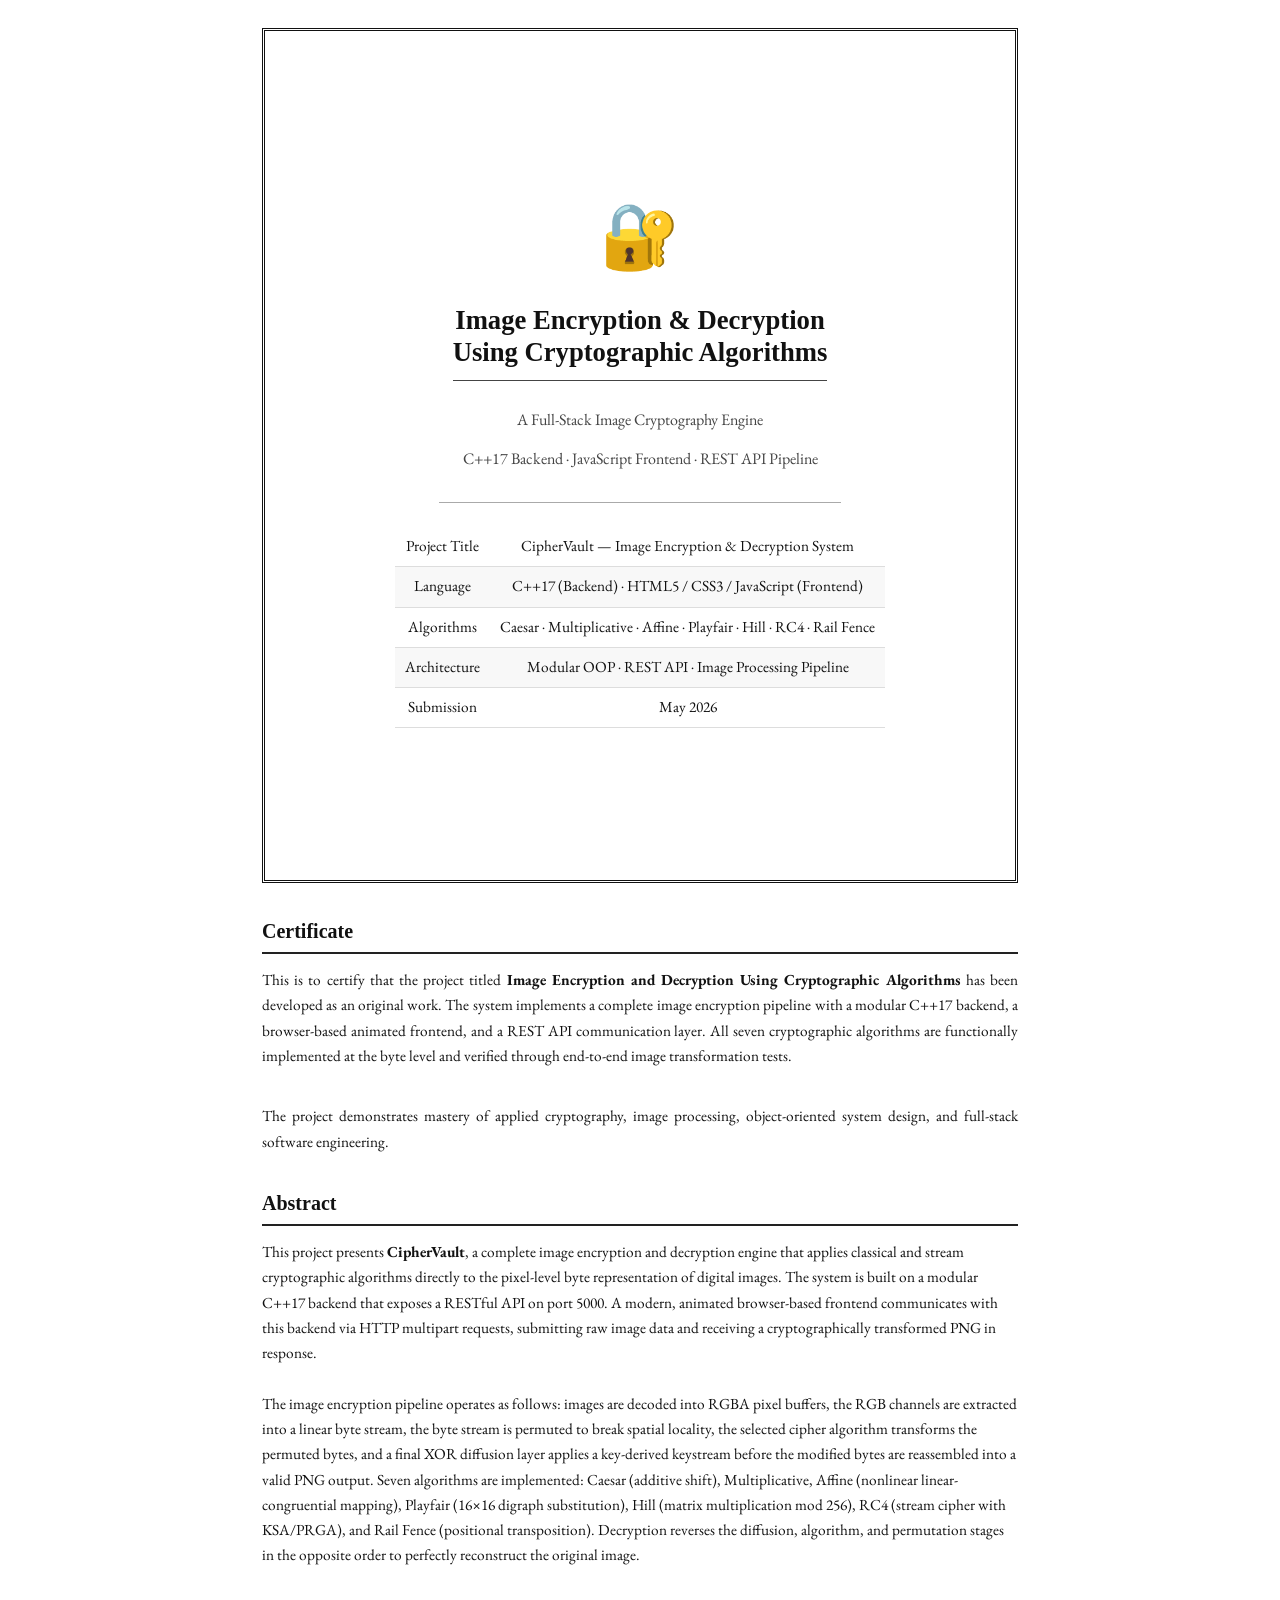
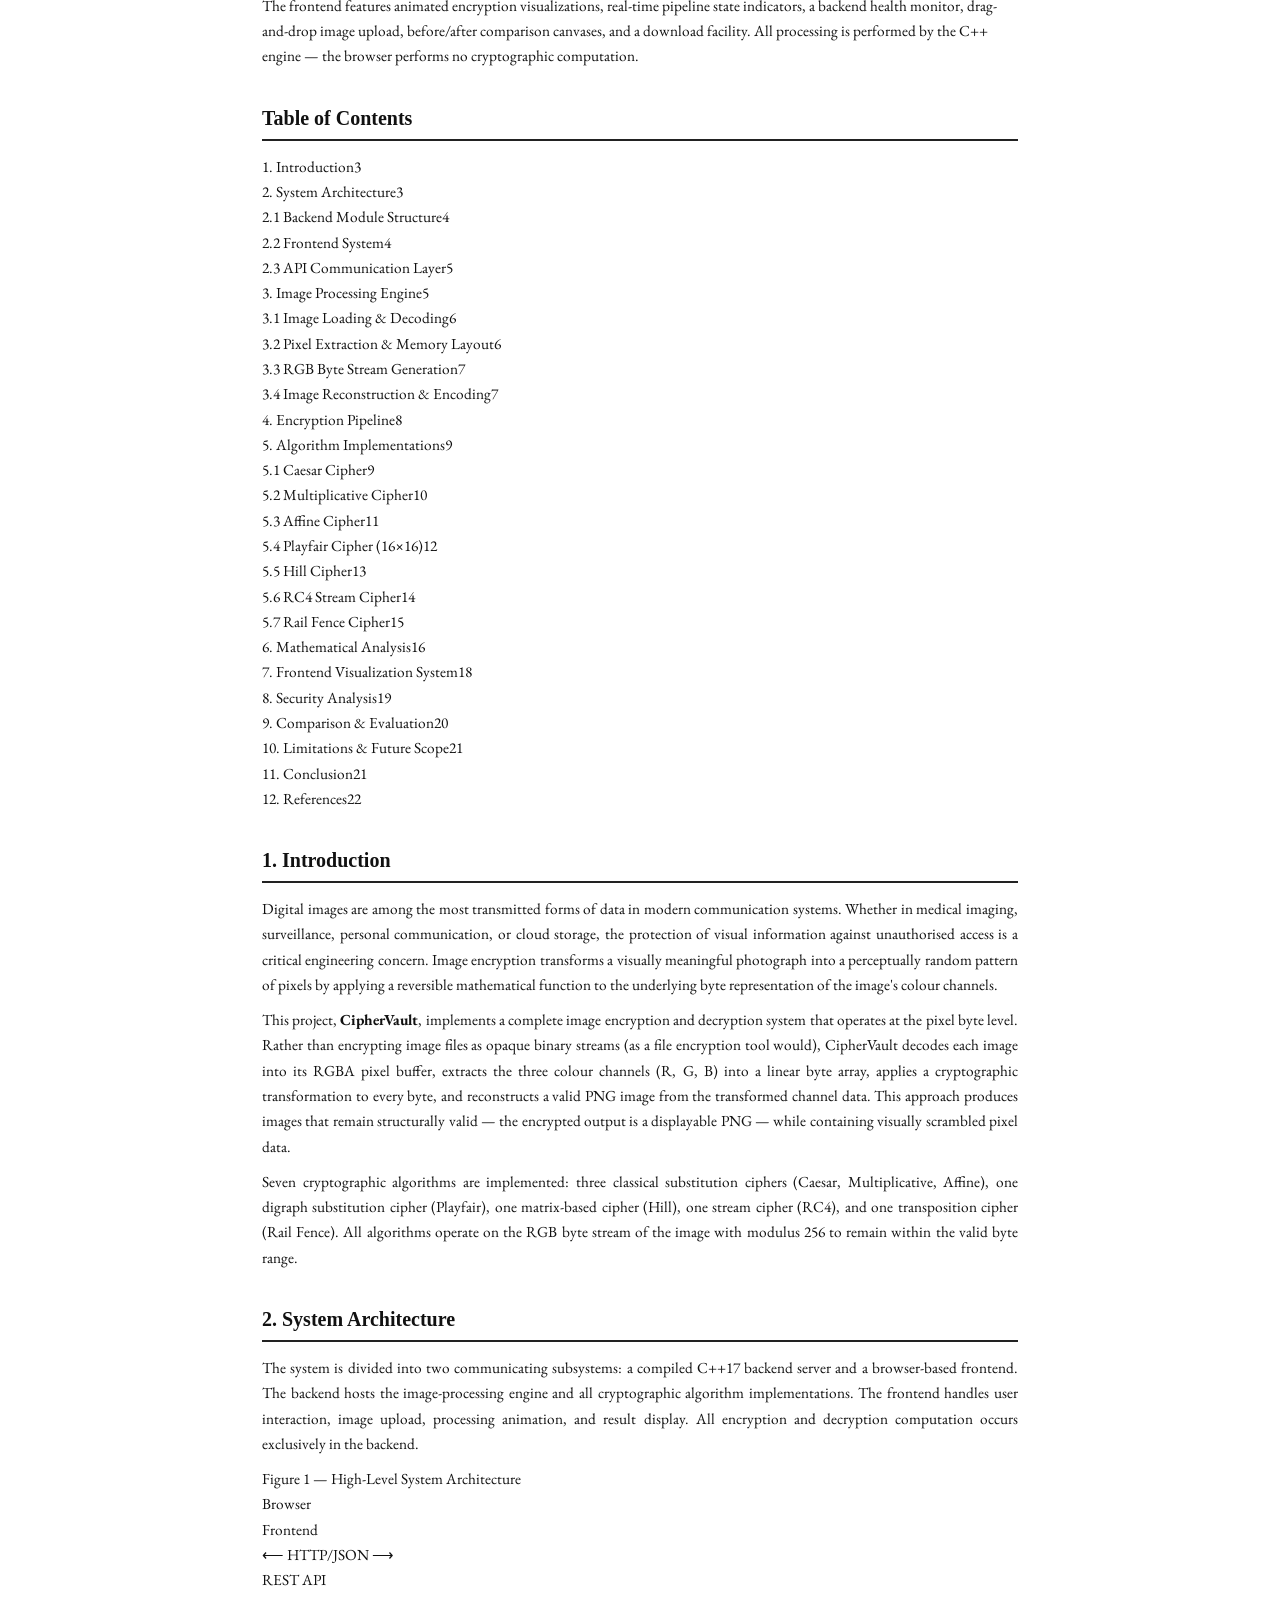
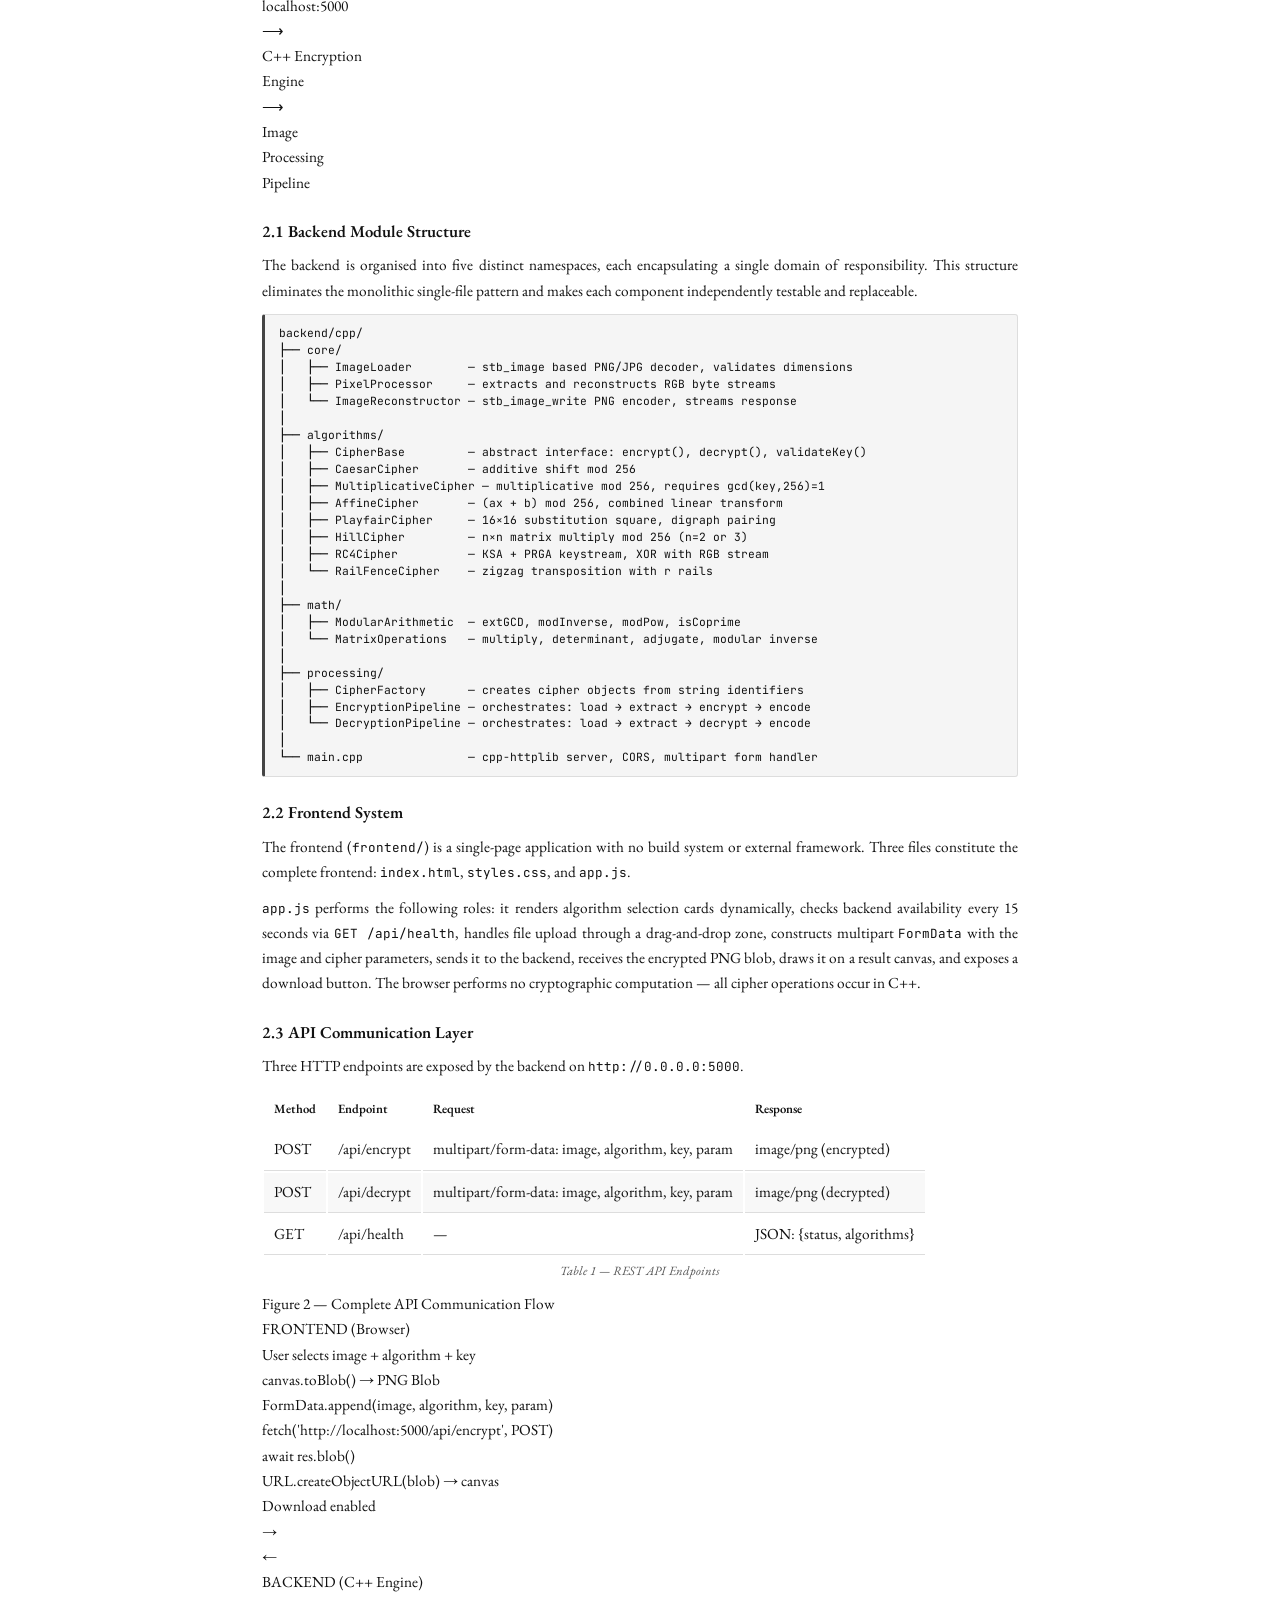
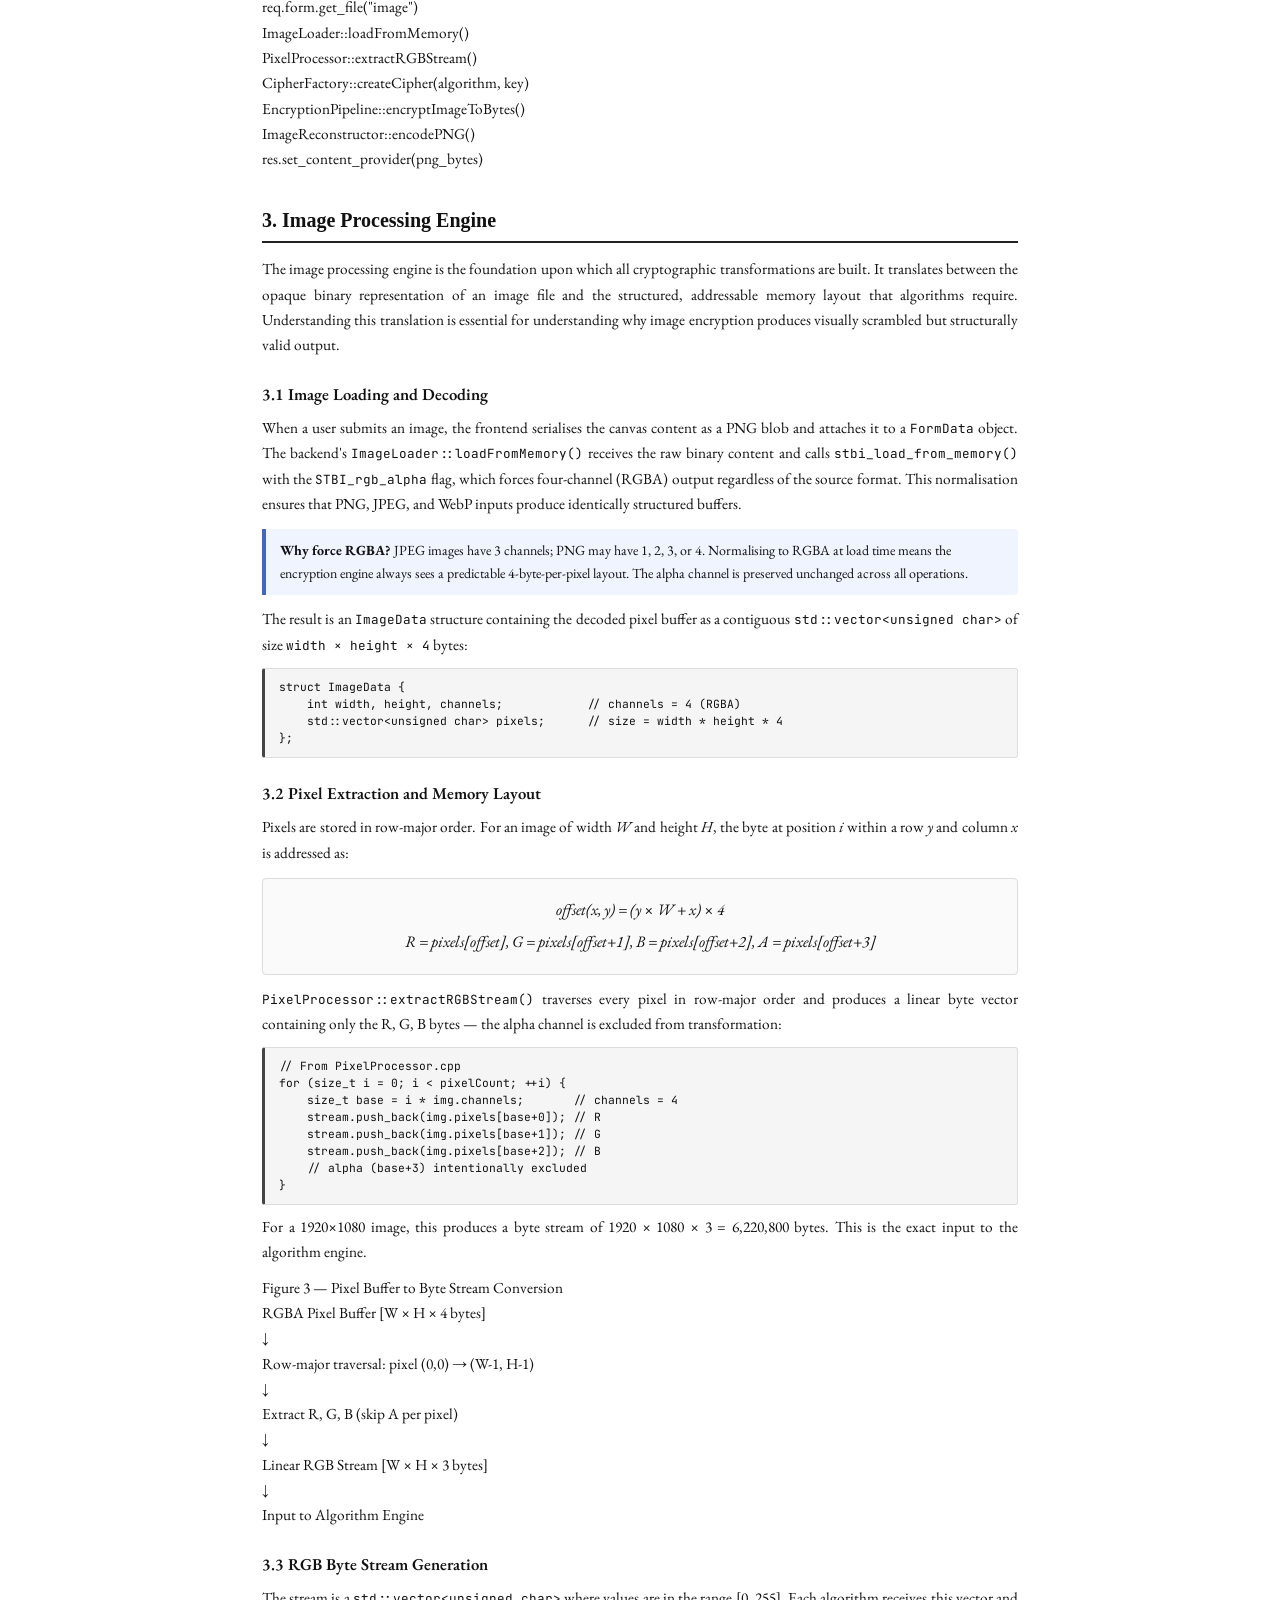
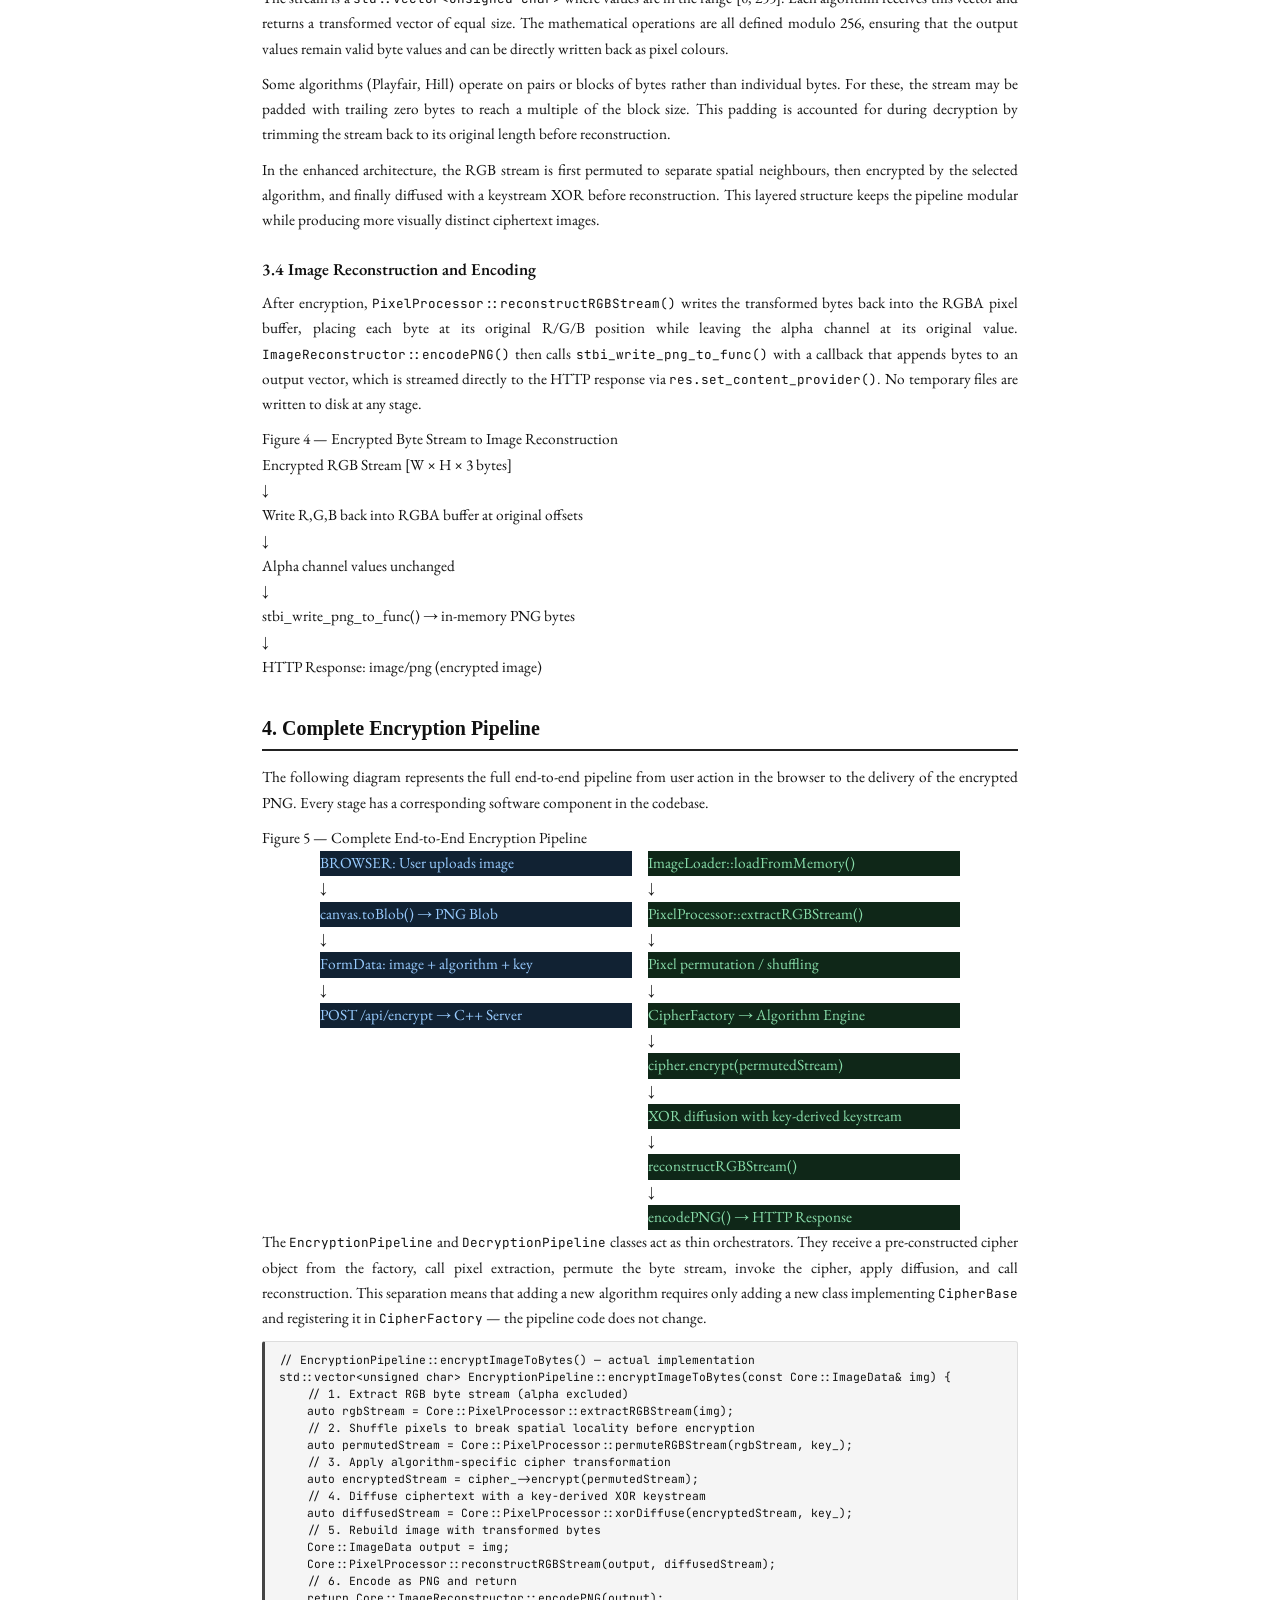
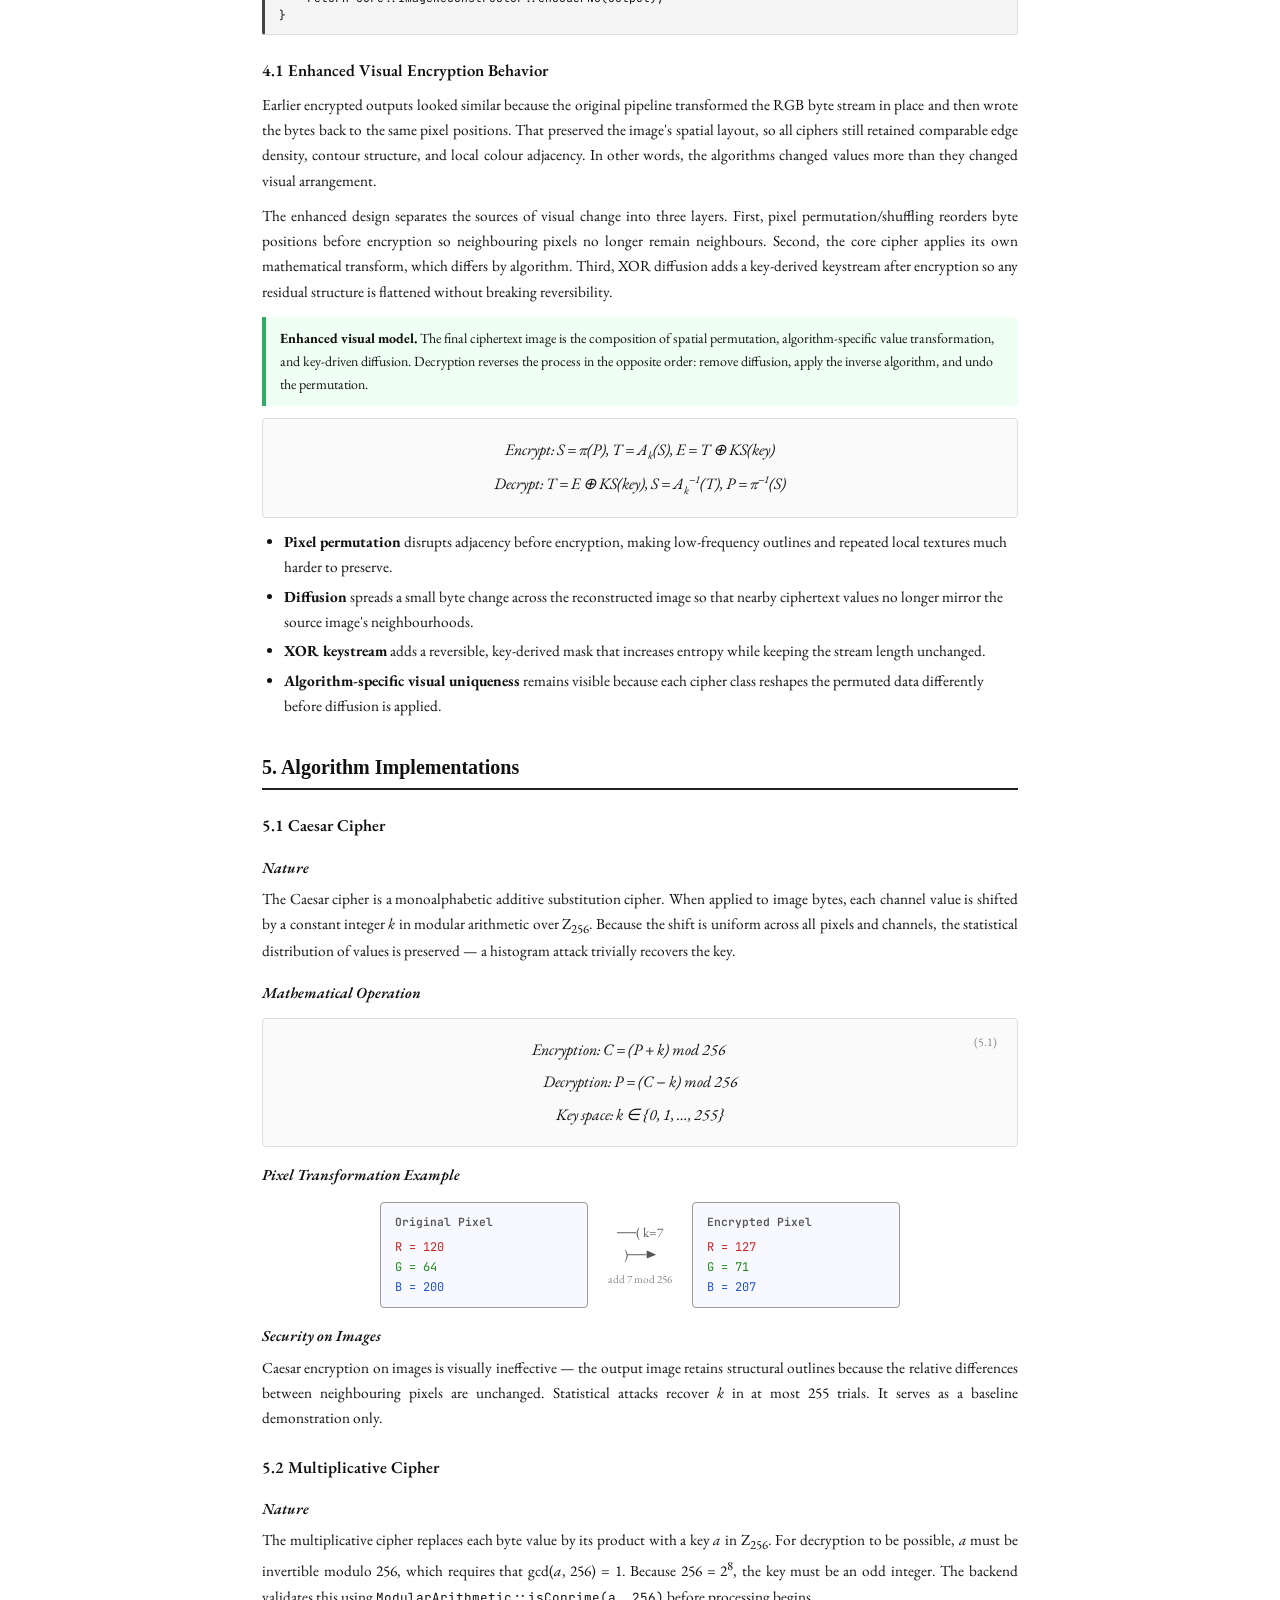
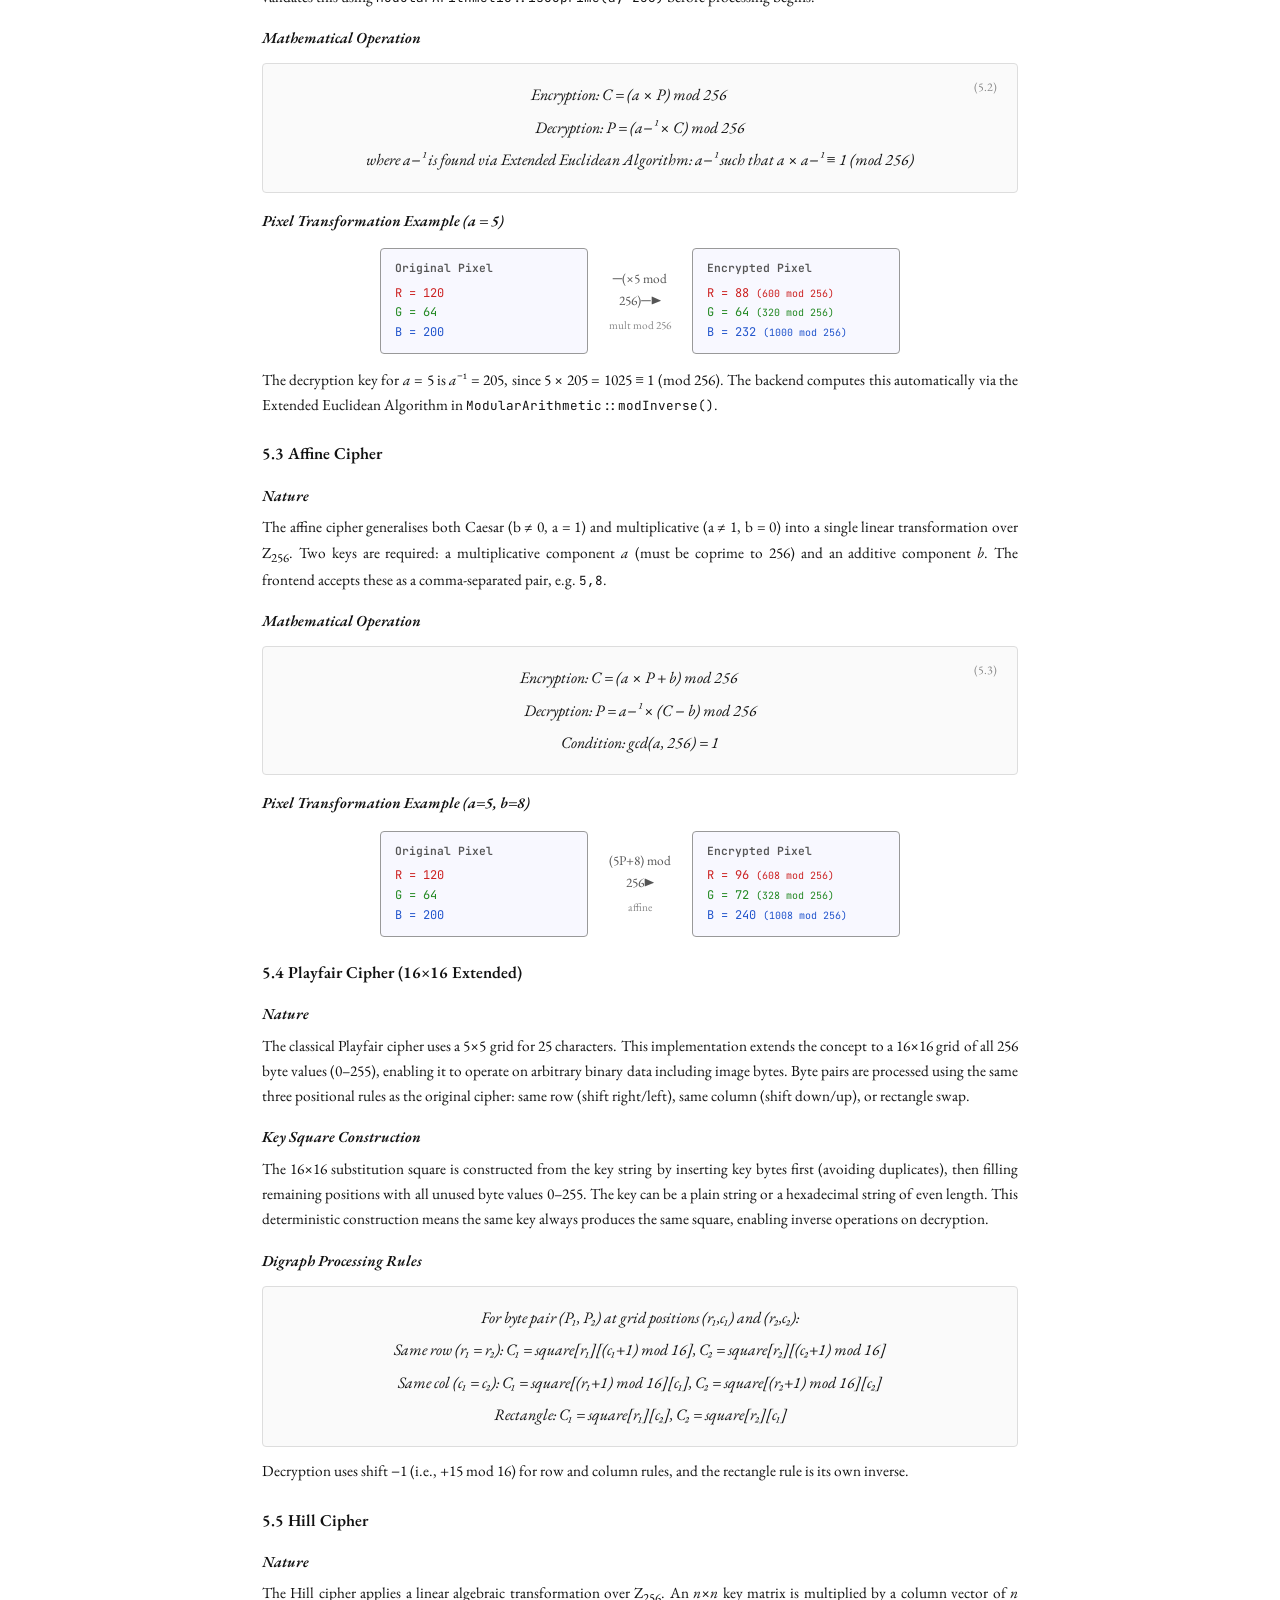
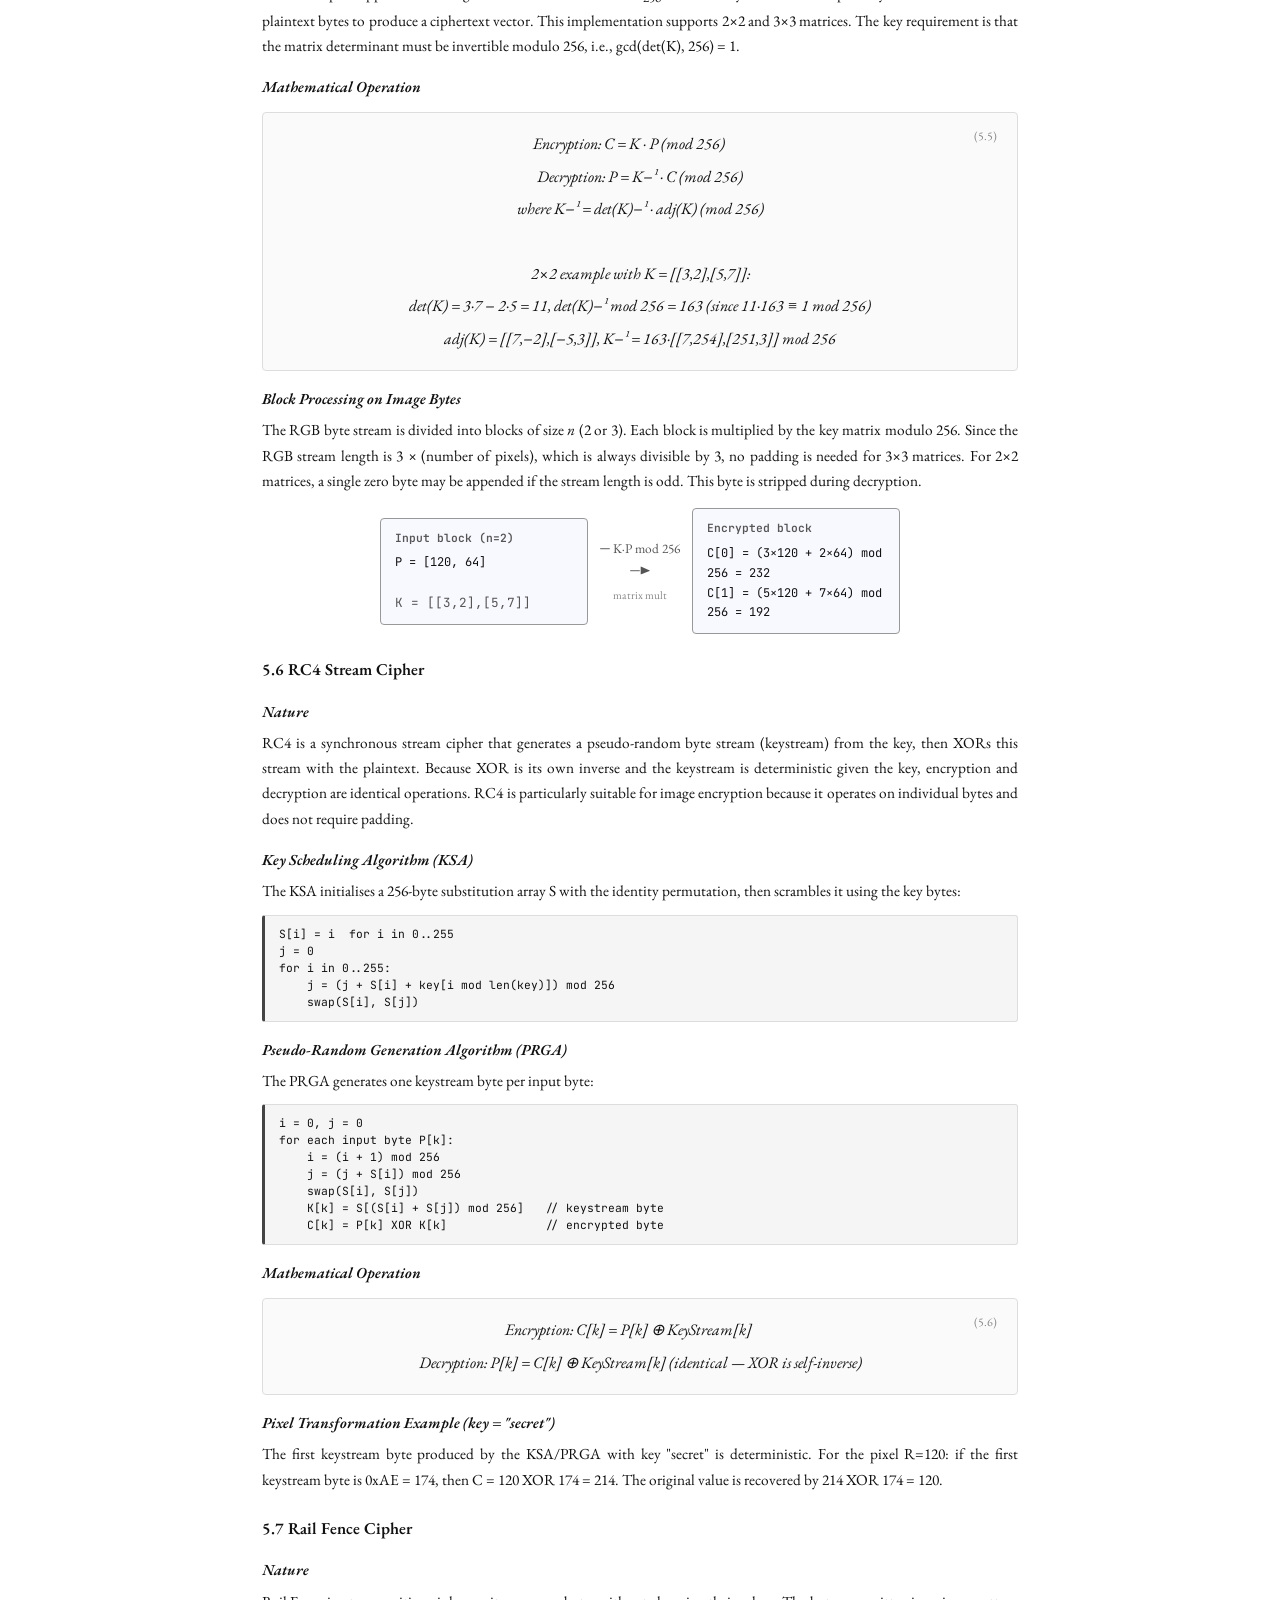
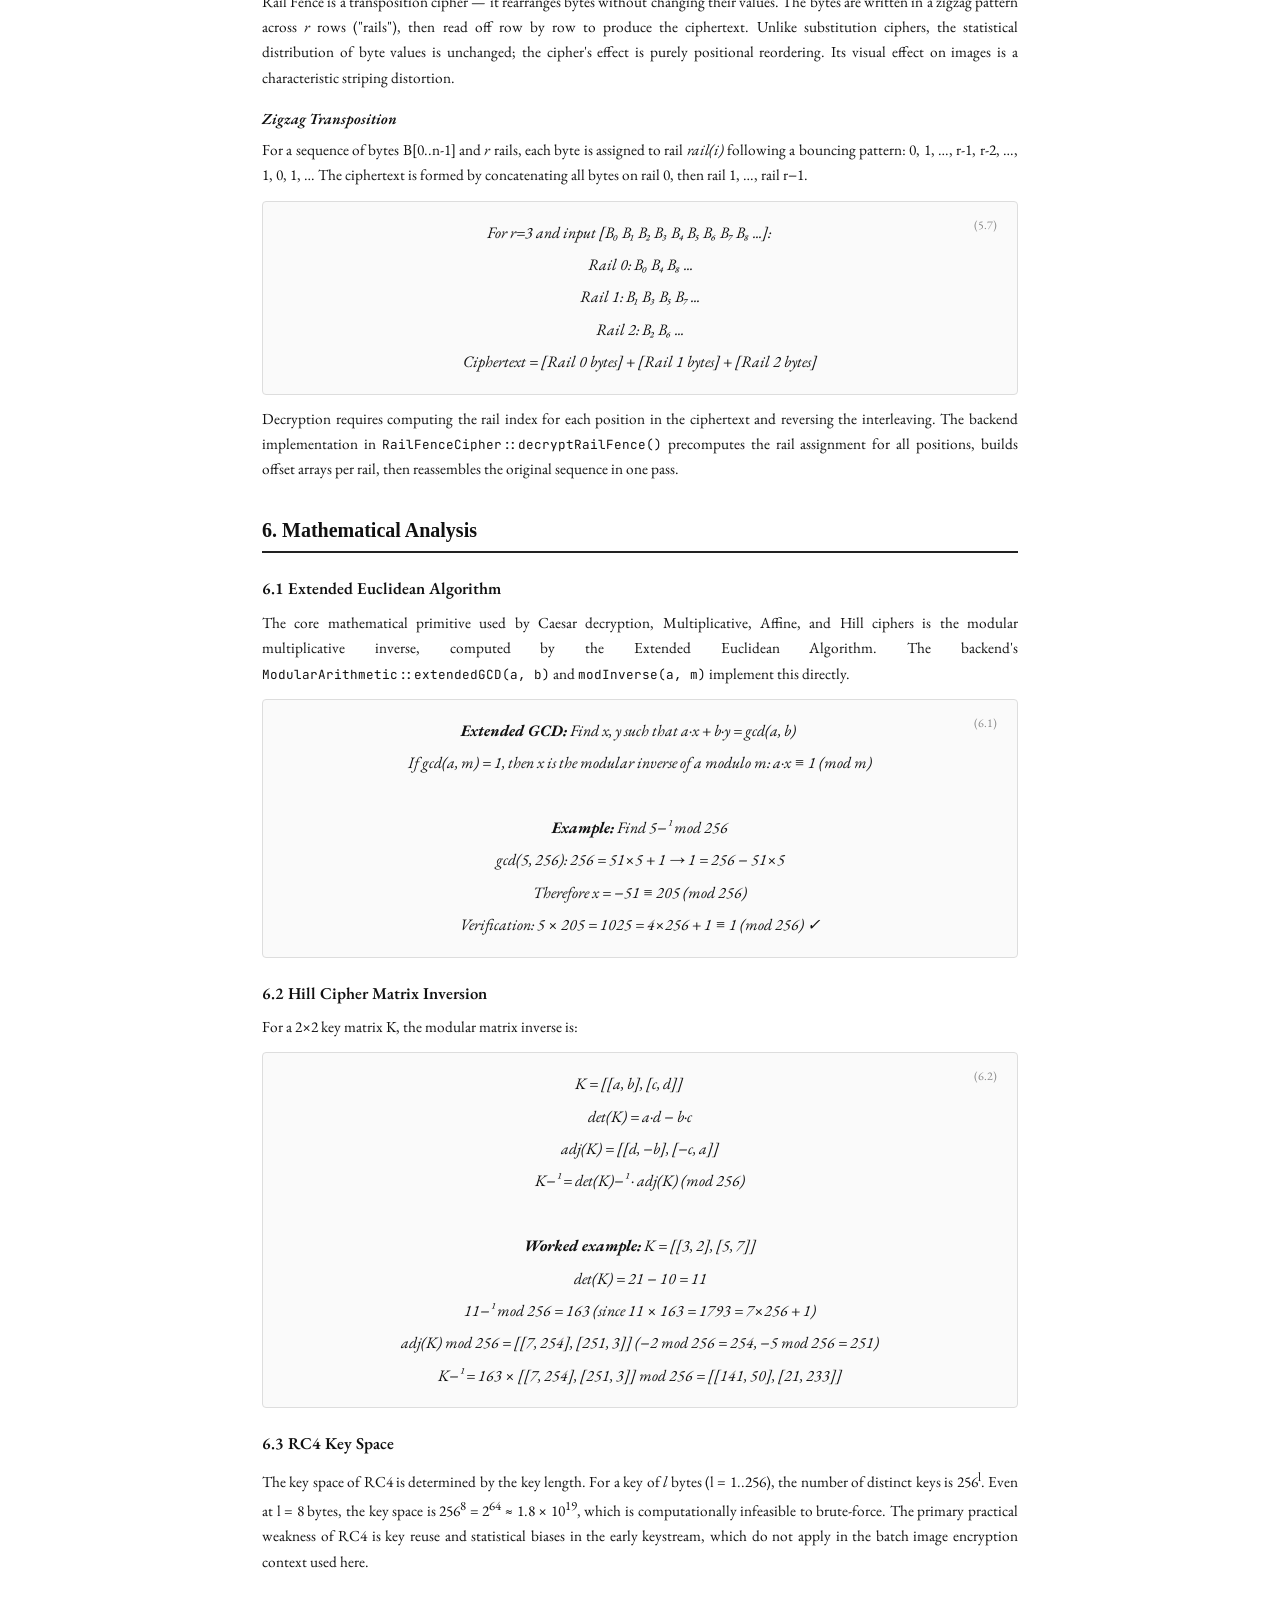
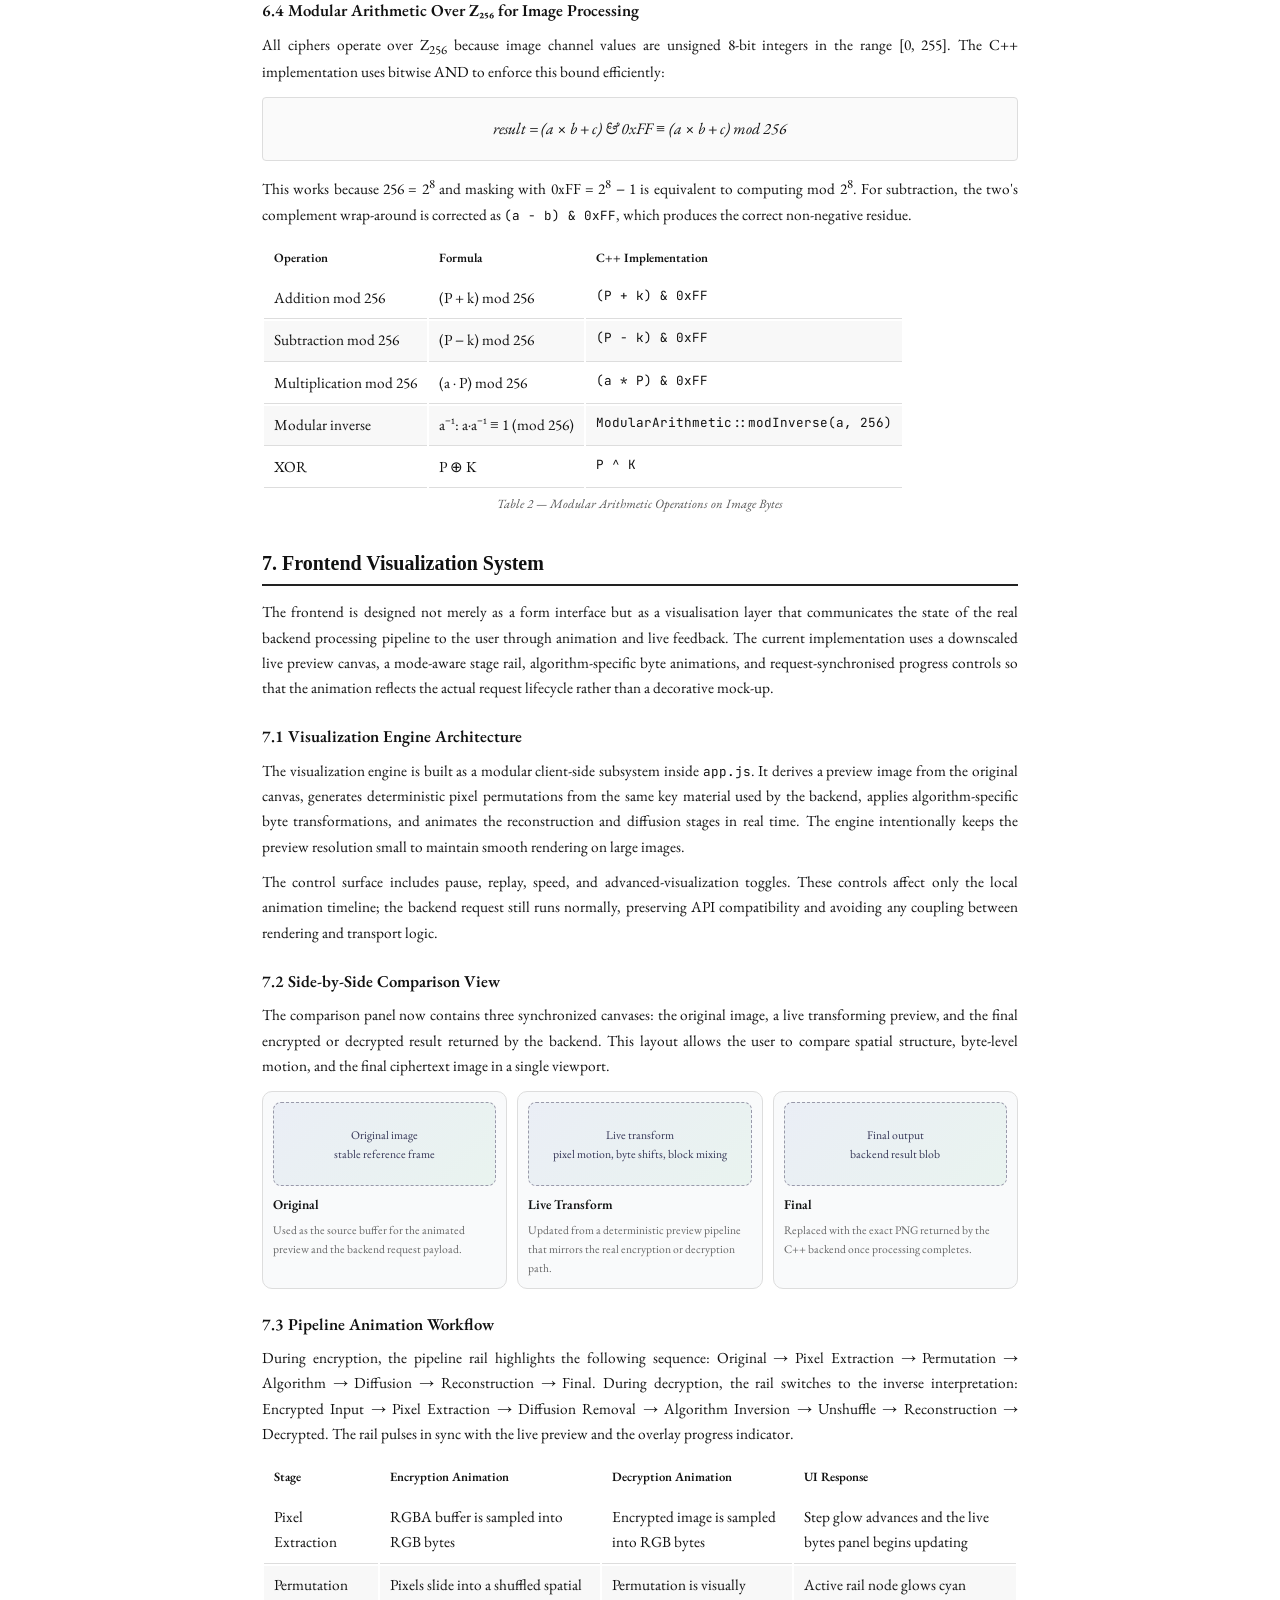
<file: report/report.html>
<!DOCTYPE html>
<html lang="en">
<head>
<meta charset="UTF-8">
<meta name="viewport" content="width=device-width,initial-scale=1">
<title>Image Encryption &amp; Decryption — Project Report</title>
<link rel="preconnect" href="https://fonts.googleapis.com">
<link href="https://fonts.googleapis.com/css2?family=Linux+Libertine+Display&family=EB+Garamond:ital,wght@0,400;0,600;1,400&family=JetBrains+Mono:wght@400;500&display=swap" rel="stylesheet">
<style>
/* ─── PAGE & PRINT ─── */
@page { size: A4; margin: 22mm 20mm 22mm 25mm; }
*,*::before,*::after { box-sizing: border-box; margin: 0; padding: 0; }
body {
  font-family: 'EB Garamond', Georgia, serif;
  font-size: 11.5pt;
  line-height: 1.65;
  color: #111;
  background: #fff;
  max-width: 820px;
  margin: 0 auto;
  padding: 28px 32px 60px;
}

/* ─── HEADINGS ─── */
h1 { font-family: 'Linux Libertine Display', serif; font-size: 22pt; text-align: center; line-height: 1.2; margin-bottom: 10px; }
h2 { font-family: 'Linux Libertine Display', serif; font-size: 15pt; border-bottom: 2px solid #222; padding-bottom: 4px; margin: 32px 0 14px; page-break-after: avoid; }
h3 { font-size: 12.5pt; font-weight: 600; margin: 22px 0 8px; page-break-after: avoid; }
h4 { font-size: 11.5pt; font-style: italic; font-weight: 600; margin: 16px 0 6px; }

/* ─── PARAGRAPHS ─── */
p { margin-bottom: 10px; text-align: justify; }
ul, ol { margin: 8px 0 12px 22px; }
li { margin-bottom: 4px; }

/* ─── COVER PAGE ─── */
.cover {
  min-height: 95vh;
  display: flex;
  flex-direction: column;
  align-items: center;
  justify-content: center;
  text-align: center;
  border: 3px double #111;
  padding: 50px 40px;
  page-break-after: always;
}
.cover-logo { font-size: 48pt; margin-bottom: 16px; }
.cover h1 { font-size: 20pt; border-bottom: 1px solid #444; padding-bottom: 12px; margin-bottom: 20px; }
.cover .sub { font-size: 12pt; color: #444; margin: 6px 0; }
.cover .rule { width: 60%; border: none; border-top: 1px solid #aaa; margin: 24px auto; }
.cover table { margin: 0 auto; border-collapse: collapse; }
.cover td { padding: 6: #fff; }
th { padding: 8px 10px; text-align: left; font-weight: 600; font-size: 9.5pt; }
td { padding: 7px 10px; border-bottom: 1px solid #ddd; vertical-align: top; }
tr:nth-child(even) { background: #f8f8f8; }
.tbl-caption { font-size: 9.5pt; color: #555; margin-top: 4px; text-align: center; font-style: italic; }

/* ─── CODE SNIPPETS ─── */
.code-block {
  background: #f5f5f5;
  border: 1px solid #ddd;
  border-left: 3px solid #444;
  border-radius: 3px;
  padding: 10px 14px;
  font-family: 'JetBrains Mono', monospace;
  font-size: 8.5pt;
  line-height: 1.5;
  overflow-x: auto;
  margin: 10px 0;
  white-space: pre;
  page-break-inside: avoid;
}

/* ─── MATH ─── */
.math-block {
  background: #fafafa;
  border: 1px solid #ddd;
  border-radius: 4px;
  padding: 12px 20px;
  margin: 12px 0;
  text-align: center;
  font-size: 12pt;
  page-break-inside: avoid;
}
.math-block .label { font-size: 9pt; color: #888; float: right; margin-top: 2px; }
.eq { display: block; margin: 6px 0; font-style: italic; }
.eq sub, .eq sup { font-size: 8pt; }

/* Pixel transform box */
.pixel-transform {
  display: grid;
  grid-template-columns: 1fr 80px 1fr;
  gap: 0 12px;
  align-items: center;
  max-width: 520px;
  margin: 14px auto;
  page-break-inside: avoid;
}
.pixel-box {
  border: 1px solid #999;
  border-radius: 4px;
  padding: 10px 14px;
  font-family: 'JetBrains Mono', monospace;
  font-size: 9pt;
  background: #f8f8ff;
}
.pixel-box .px-label { font-size: 8.5pt; font-weight: 600; color: #555; margin-bottom: 6px; }
.px-r { color: #cc2222; }
.px-g { color: #228822; }
.px-b { color: #2255cc; }
.pixel-op { text-align: center; font-size: 10pt; color: #555; }
.pixel-op .op-name { font-size: 8.5pt; color: #888; display: block; margin-top: 4px; }

/* ─── FIGURES ─── */
.fig-caption { font-size: 9pt; color: #555; text-align: center; margin-top: 6px; font-style: italic; }

/* ─── VISUALIZATION PLACEHOLDERS ─── */
.viz-gallery {
  display: grid;
  grid-template-columns: repeat(3, 1fr);
  gap: 10px;
  margin: 12px 0;
}
.viz-stage-card {
  border: 1px solid #ddd;
  border-radius: 10px;
  background: #f9fafb;
  padding: 10px;
  page-break-inside: avoid;
}
.viz-stage-thumb {
  min-height: 84px;
  border-radius: 8px;
  border: 1px dashed #99a;
  background: linear-gradient(135deg, rgba(68,102,187,0.08), rgba(51,170,102,0.08));
  display: flex;
  align-items: center;
  justify-content: center;
  text-align: center;
  font-size: 8.8pt;
  color: #335;
  padding: 8px;
}
.viz-stage-title { font-size: 10pt; font-weight: 600; margin-top: 8px; }
.viz-stage-note { font-size: 8.7pt; color: #666; margin-top: 4px; }

/* ─── CALLOUT ─── */
.callout {
  background: #f0f4ff;
  border-left: 4px solid #4466bb;
  padding: 10px 14px;
  margin: 12px 0;
  font-size: 10.5pt;
  border-radius: 0 4px 4px 0;
}
.callout.warn { background: #fff8e8; border-left-color: #cc8800; }
.callout.note { background: #f0fff4; border-left-color: #33aa66; }

/* ─── PRINT UTILITIES ─── */
.page-break { page-break-before: always; }
.no-break { page-break-inside: avoid; }
.center { text-align: center; }
.small { font-size: 9.5pt; color: #555; }
.mono { font-family: 'JetBrains Mono', monospace; font-size: 9.5pt; }
.bold { font-weight: 600; }
hr.section { border: none; border-top: 1px solid #ccc; margin: 20px 0; }
</style>
</head>
<body>

<!-- ═══════════════════════════════════════════
     COVER PAGE
     ═══════════════════════════════════════════ -->
<div class="cover">
  <div class="cover-logo">🔐</div>
  <h1>Image Encryption &amp; Decryption<br>Using Cryptographic Algorithms</h1>
  <p class="sub">A Full-Stack Image Cryptography Engine</p>
  <p class="sub">C++17 Backend · JavaScript Frontend · REST API Pipeline</p>
  <hr class="rule">
  <table>
    <tr><td>Project Title</td><td>CipherVault — Image Encryption &amp; Decryption System</td></tr>
    <tr><td>Language</td><td>C++17 (Backend) · HTML5 / CSS3 / JavaScript (Frontend)</td></tr>
    <tr><td>Algorithms</td><td>Caesar · Multiplicative · Affine · Playfair · Hill · RC4 · Rail Fence</td></tr>
    <tr><td>Architecture</td><td>Modular OOP · REST API · Image Processing Pipeline</td></tr>
    <tr><td>Submission</td><td>May 2026</td></tr>
  </table>
</div>

<!-- ═══════════════════════════════════════════
     CERTIFICATE
     ═══════════════════════════════════════════ -->
<div class="page-break">
<h2>Certificate</h2>
<p>This is to certify that the project titled <strong>Image Encryption and Decryption Using Cryptographic Algorithms</strong> has been developed as an original work. The system implements a complete image encryption pipeline with a modular C++17 backend, a browser-based animated frontend, and a REST API communication layer. All seven cryptographic algorithms are functionally implemented at the byte level and verified through end-to-end image transformation tests.</p>
<br>
<p>The project demonstrates mastery of applied cryptography, image processing, object-oriented system design, and full-stack software engineering.</p>
</div>

<!-- ═══════════════════════════════════════════
     ABSTRACT
     ═══════════════════════════════════════════ -->
<div class="page-break">
<h2>Abstract</h2>
<div class="abstract-box">
This project presents <strong>CipherVault</strong>, a complete image encryption and decryption engine that applies classical and stream cryptographic algorithms directly to the pixel-level byte representation of digital images. The system is built on a modular C++17 backend that exposes a RESTful API on port 5000. A modern, animated browser-based frontend communicates with this backend via HTTP multipart requests, submitting raw image data and receiving a cryptographically transformed PNG in response.
<br><br>
The image encryption pipeline operates as follows: images are decoded into RGBA pixel buffers, the RGB channels are extracted into a linear byte stream, the byte stream is permuted to break spatial locality, the selected cipher algorithm transforms the permuted bytes, and a final XOR diffusion layer applies a key-derived keystream before the modified bytes are reassembled into a valid PNG output. Seven algorithms are implemented: Caesar (additive shift), Multiplicative, Affine (nonlinear linear-congruential mapping), Playfair (16×16 digraph substitution), Hill (matrix multiplication mod 256), RC4 (stream cipher with KSA/PRGA), and Rail Fence (positional transposition). Decryption reverses the diffusion, algorithm, and permutation stages in the opposite order to perfectly reconstruct the original image.
<br><br>
The frontend features animated encryption visualizations, real-time pipeline state indicators, a backend health monitor, drag-and-drop image upload, before/after comparison canvases, and a download facility. All processing is performed by the C++ engine — the browser performs no cryptographic computation.
</div>

<h2>Table of Contents</h2>
<div class="toc">
  <div class="toc-entry l1"><span>1. Introduction</span><span class="toc-num">3</span></div>
  <div class="toc-entry l1"><span>2. System Architecture</span><span class="toc-num">3</span></div>
  <div class="toc-entry l2"><span>2.1 Backend Module Structure</span><span class="toc-num">4</span></div>
  <div class="toc-entry l2"><span>2.2 Frontend System</span><span class="toc-num">4</span></div>
  <div class="toc-entry l2"><span>2.3 API Communication Layer</span><span class="toc-num">5</span></div>
  <div class="toc-entry l1"><span>3. Image Processing Engine</span><span class="toc-num">5</span></div>
  <div class="toc-entry l2"><span>3.1 Image Loading &amp; Decoding</span><span class="toc-num">6</span></div>
  <div class="toc-entry l2"><span>3.2 Pixel Extraction &amp; Memory Layout</span><span class="toc-num">6</span></div>
  <div class="toc-entry l2"><span>3.3 RGB Byte Stream Generation</span><span class="toc-num">7</span></div>
  <div class="toc-entry l2"><span>3.4 Image Reconstruction &amp; Encoding</span><span class="toc-num">7</span></div>
  <div class="toc-entry l1"><span>4. Encryption Pipeline</span><span class="toc-num">8</span></div>
  <div class="toc-entry l1"><span>5. Algorithm Implementations</span><span class="toc-num">9</span></div>
  <div class="toc-entry l2"><span>5.1 Caesar Cipher</span><span class="toc-num">9</span></div>
  <div class="toc-entry l2"><span>5.2 Multiplicative Cipher</span><span class="toc-num">10</span></div>
  <div class="toc-entry l2"><span>5.3 Affine Cipher</span><span class="toc-num">11</span></div>
  <div class="toc-entry l2"><span>5.4 Playfair Cipher (16×16)</span><span class="toc-num">12</span></div>
  <div class="toc-entry l2"><span>5.5 Hill Cipher</span><span class="toc-num">13</span></div>
  <div class="toc-entry l2"><span>5.6 RC4 Stream Cipher</span><span class="toc-num">14</span></div>
  <div class="toc-entry l2"><span>5.7 Rail Fence Cipher</span><span class="toc-num">15</span></div>
  <div class="toc-entry l1"><span>6. Mathematical Analysis</span><span class="toc-num">16</span></div>
  <div class="toc-entry l1"><span>7. Frontend Visualization System</span><span class="toc-num">18</span></div>
  <div class="toc-entry l1"><span>8. Security Analysis</span><span class="toc-num">19</span></div>
  <div class="toc-entry l1"><span>9. Comparison &amp; Evaluation</span><span class="toc-num">20</span></div>
  <div class="toc-entry l1"><span>10. Limitations &amp; Future Scope</span><span class="toc-num">21</span></div>
  <div class="toc-entry l1"><span>11. Conclusion</span><span class="toc-num">21</span></div>
  <div class="toc-entry l1"><span>12. References</span><span class="toc-num">22</span></div>
</div>
</div>

<!-- ═══════════════════════════════════════════
     1. INTRODUCTION
     ═══════════════════════════════════════════ -->
<div class="page-break">
<h2>1. Introduction</h2>
<p>Digital images are among the most transmitted forms of data in modern communication systems. Whether in medical imaging, surveillance, personal communication, or cloud storage, the protection of visual information against unauthorised access is a critical engineering concern. Image encryption transforms a visually meaningful photograph into a perceptually random pattern of pixels by applying a reversible mathematical function to the underlying byte representation of the image's colour channels.</p>

<p>This project, <strong>CipherVault</strong>, implements a complete image encryption and decryption system that operates at the pixel byte level. Rather than encrypting image files as opaque binary streams (as a file encryption tool would), CipherVault decodes each image into its RGBA pixel buffer, extracts the three colour channels (R, G, B) into a linear byte array, applies a cryptographic transformation to every byte, and reconstructs a valid PNG image from the transformed channel data. This approach produces images that remain structurally valid — the encrypted output is a displayable PNG — while containing visually scrambled pixel data.</p>

<p>Seven cryptographic algorithms are implemented: three classical substitution ciphers (Caesar, Multiplicative, Affine), one digraph substitution cipher (Playfair), one matrix-based cipher (Hill), one stream cipher (RC4), and one transposition cipher (Rail Fence). All algorithms operate on the RGB byte stream of the image with modulus 256 to remain within the valid byte range.</p>

<h2>2. System Architecture</h2>
<p>The system is divided into two communicating subsystems: a compiled C++17 backend server and a browser-based frontend. The backend hosts the image-processing engine and all cryptographic algorithm implementations. The frontend handles user interaction, image upload, processing animation, and result display. All encryption and decryption computation occurs exclusively in the backend.</p>

<div class="diagram">
  <div class="diagram-title">Figure 1 — High-Level System Architecture</div>
  <div class="hflow">
    <div class="hbox">Browser<br>Frontend</div>
    <div class="harrow">⟵ HTTP/JSON ⟶</div>
    <div class="hbox">REST API<br>localhost:5000</div>
    <div class="harrow">⟶</div>
    <div class="hbox">C++ Encryption<br>Engine</div>
    <div class="harrow">⟶</div>
    <div class="hbox">Image<br>Processing<br>Pipeline</div>
  </div>
</div>

<h3>2.1 Backend Module Structure</h3>
<p>The backend is organised into five distinct namespaces, each encapsulating a single domain of responsibility. This structure eliminates the monolithic single-file pattern and makes each component independently testable and replaceable.</p>

<div class="code-block">backend/cpp/
├── core/
│   ├── ImageLoader        — stb_image based PNG/JPG decoder, validates dimensions
│   ├── PixelProcessor     — extracts and reconstructs RGB byte streams
│   └── ImageReconstructor — stb_image_write PNG encoder, streams response
│
├── algorithms/
│   ├── CipherBase         — abstract interface: encrypt(), decrypt(), validateKey()
│   ├── CaesarCipher       — additive shift mod 256
│   ├── MultiplicativeCipher — multiplicative mod 256, requires gcd(key,256)=1
│   ├── AffineCipher       — (ax + b) mod 256, combined linear transform
│   ├── PlayfairCipher     — 16×16 substitution square, digraph pairing
│   ├── HillCipher         — n×n matrix multiply mod 256 (n=2 or 3)
│   ├── RC4Cipher          — KSA + PRGA keystream, XOR with RGB stream
│   └── RailFenceCipher    — zigzag transposition with r rails
│
├── math/
│   ├── ModularArithmetic  — extGCD, modInverse, modPow, isCoprime
│   └── MatrixOperations   — multiply, determinant, adjugate, modular inverse
│
├── processing/
│   ├── CipherFactory      — creates cipher objects from string identifiers
│   ├── EncryptionPipeline — orchestrates: load → extract → encrypt → encode
│   └── DecryptionPipeline — orchestrates: load → extract → decrypt → encode
│
└── main.cpp               — cpp-httplib server, CORS, multipart form handler</div>

<h3>2.2 Frontend System</h3>
<p>The frontend (<span class="mono">frontend/</span>) is a single-page application with no build system or external framework. Three files constitute the complete frontend: <span class="mono">index.html</span>, <span class="mono">styles.css</span>, and <span class="mono">app.js</span>.</p>

<p><span class="mono">app.js</span> performs the following roles: it renders algorithm selection cards dynamically, checks backend availability every 15 seconds via <span class="mono">GET /api/health</span>, handles file upload through a drag-and-drop zone, constructs multipart <span class="mono">FormData</span> with the image and cipher parameters, sends it to the backend, receives the encrypted PNG blob, draws it on a result canvas, and exposes a download button. The browser performs no cryptographic computation — all cipher operations occur in C++.</p>

<h3>2.3 API Communication Layer</h3>
<p>Three HTTP endpoints are exposed by the backend on <span class="mono">http://0.0.0.0:5000</span>.</p>

<table>
  <thead><tr><th>Method</th><th>Endpoint</th><th>Request</th><th>Response</th></tr></thead>
  <tbody>
    <tr><td>POST</td><td>/api/encrypt</td><td>multipart/form-data: image, algorithm, key, param</td><td>image/png (encrypted)</td></tr>
    <tr><td>POST</td><td>/api/decrypt</td><td>multipart/form-data: image, algorithm, key, param</td><td>image/png (decrypted)</td></tr>
    <tr><td>GET</td><td>/api/health</td><td>—</td><td>JSON: {status, algorithms}</td></tr>
  </tbody>
</table>
<p class="tbl-caption">Table 1 — REST API Endpoints</p>

<div class="diagram no-break">
  <div class="diagram-title">Figure 2 — Complete API Communication Flow</div>
  <div class="api-flow">
    <div class="api-col">
      <div class="api-col-title">FRONTEND (Browser)</div>
      <div class="api-step">User selects image + algorithm + key</div>
      <div class="api-step">canvas.toBlob() → PNG Blob</div>
      <div class="api-step active">FormData.append(image, algorithm, key, param)</div>
      <div class="api-step active">fetch('http://localhost:5000/api/encrypt', POST)</div>
      <div class="api-step">await res.blob()</div>
      <div class="api-step result">URL.createObjectURL(blob) → canvas</div>
      <div class="api-step result">Download enabled</div>
    </div>
    <div class="api-center">
      <div class="api-arrow">→</div>
      <div class="api-arrow">←</div>
    </div>
    <div class="api-col">
      <div class="api-col-title">BACKEND (C++ Engine)</div>
      <div class="api-step">req.form.get_file("image")</div>
      <div class="api-step">ImageLoader::loadFromMemory()</div>
      <div class="api-step active">PixelProcessor::extractRGBStream()</div>
      <div class="api-step active">CipherFactory::createCipher(algorithm, key)</div>
      <div class="api-step active">EncryptionPipeline::encryptImageToBytes()</div>
      <div class="api-step result">ImageReconstructor::encodePNG()</div>
      <div class="api-step result">res.set_content_provider(png_bytes)</div>
    </div>
  </div>
</div>
</div>

<!-- ═══════════════════════════════════════════
     3. IMAGE PROCESSING ENGINE
     ═══════════════════════════════════════════ -->
<div class="page-break">
<h2>3. Image Processing Engine</h2>
<p>The image processing engine is the foundation upon which all cryptographic transformations are built. It translates between the opaque binary representation of an image file and the structured, addressable memory layout that algorithms require. Understanding this translation is essential for understanding why image encryption produces visually scrambled but structurally valid output.</p>

<h3>3.1 Image Loading and Decoding</h3>
<p>When a user submits an image, the frontend serialises the canvas content as a PNG blob and attaches it to a <span class="mono">FormData</span> object. The backend's <span class="mono">ImageLoader::loadFromMemory()</span> receives the raw binary content and calls <span class="mono">stbi_load_from_memory()</span> with the <span class="mono">STBI_rgb_alpha</span> flag, which forces four-channel (RGBA) output regardless of the source format. This normalisation ensures that PNG, JPEG, and WebP inputs produce identically structured buffers.</p>

<div class="callout">
  <strong>Why force RGBA?</strong> JPEG images have 3 channels; PNG may have 1, 2, 3, or 4. Normalising to RGBA at load time means the encryption engine always sees a predictable 4-byte-per-pixel layout. The alpha channel is preserved unchanged across all operations.
</div>

<p>The result is an <span class="mono">ImageData</span> structure containing the decoded pixel buffer as a contiguous <span class="mono">std::vector&lt;unsigned char&gt;</span> of size <span class="mono">width × height × 4</span> bytes:</p>

<div class="code-block">struct ImageData {
    int width, height, channels;            // channels = 4 (RGBA)
    std::vector&lt;unsigned char&gt; pixels;      // size = width * height * 4
};</div>

<h3>3.2 Pixel Extraction and Memory Layout</h3>
<p>Pixels are stored in row-major order. For an image of width <em>W</em> and height <em>H</em>, the byte at position <em>i</em> within a row <em>y</em> and column <em>x</em> is addressed as:</p>

<div class="math-block">
  <span class="eq">offset(x, y) = (y × W + x) × 4</span>
  <span class="eq">R = pixels[offset],  G = pixels[offset+1],  B = pixels[offset+2],  A = pixels[offset+3]</span>
</div>

<p><span class="mono">PixelProcessor::extractRGBStream()</span> traverses every pixel in row-major order and produces a linear byte vector containing only the R, G, B bytes — the alpha channel is excluded from transformation:</p>

<div class="code-block">// From PixelProcessor.cpp
for (size_t i = 0; i &lt; pixelCount; ++i) {
    size_t base = i * img.channels;       // channels = 4
    stream.push_back(img.pixels[base+0]); // R
    stream.push_back(img.pixels[base+1]); // G
    stream.push_back(img.pixels[base+2]); // B
    // alpha (base+3) intentionally excluded
}</div>

<p>For a 1920×1080 image, this produces a byte stream of 1920 × 1080 × 3 = 6,220,800 bytes. This is the exact input to the algorithm engine.</p>

<div class="diagram">
  <div class="diagram-title">Figure 3 — Pixel Buffer to Byte Stream Conversion</div>
  <div class="pipeline">
    <div class="pipe-box">RGBA Pixel Buffer  [W × H × 4 bytes]</div>
    <div class="pipe-arrow">↓</div>
    <div class="pipe-box accent">Row-major traversal: pixel (0,0) → (W-1, H-1)</div>
    <div class="pipe-arrow">↓</div>
    <div class="pipe-box">Extract R, G, B  (skip A per pixel)</div>
    <div class="pipe-arrow">↓</div>
    <div class="pipe-box green">Linear RGB Stream  [W × H × 3 bytes]</div>
    <div class="pipe-arrow">↓</div>
    <div class="pipe-box gold">Input to Algorithm Engine</div>
  </div>
</div>

<h3>3.3 RGB Byte Stream Generation</h3>
<p>The stream is a <span class="mono">std::vector&lt;unsigned char&gt;</span> where values are in the range [0, 255]. Each algorithm receives this vector and returns a transformed vector of equal size. The mathematical operations are all defined modulo 256, ensuring that the output values remain valid byte values and can be directly written back as pixel colours.</p>

<p>Some algorithms (Playfair, Hill) operate on pairs or blocks of bytes rather than individual bytes. For these, the stream may be padded with trailing zero bytes to reach a multiple of the block size. This padding is accounted for during decryption by trimming the stream back to its original length before reconstruction.</p>

<p>In the enhanced architecture, the RGB stream is first permuted to separate spatial neighbours, then encrypted by the selected algorithm, and finally diffused with a keystream XOR before reconstruction. This layered structure keeps the pipeline modular while producing more visually distinct ciphertext images.</p>

<h3>3.4 Image Reconstruction and Encoding</h3>
<p>After encryption, <span class="mono">PixelProcessor::reconstructRGBStream()</span> writes the transformed bytes back into the RGBA pixel buffer, placing each byte at its original R/G/B position while leaving the alpha channel at its original value. <span class="mono">ImageReconstructor::encodePNG()</span> then calls <span class="mono">stbi_write_png_to_func()</span> with a callback that appends bytes to an output vector, which is streamed directly to the HTTP response via <span class="mono">res.set_content_provider()</span>. No temporary files are written to disk at any stage.</p>

<div class="diagram">
  <div class="diagram-title">Figure 4 — Encrypted Byte Stream to Image Reconstruction</div>
  <div class="pipeline">
    <div class="pipe-box gold">Encrypted RGB Stream  [W × H × 3 bytes]</div>
    <div class="pipe-arrow">↓</div>
    <div class="pipe-box accent">Write R,G,B back into RGBA buffer at original offsets</div>
    <div class="pipe-arrow">↓</div>
    <div class="pipe-box">Alpha channel values unchanged</div>
    <div class="pipe-arrow">↓</div>
    <div class="pipe-box accent">stbi_write_png_to_func() → in-memory PNG bytes</div>
    <div class="pipe-arrow">↓</div>
    <div class="pipe-box green">HTTP Response: image/png  (encrypted image)</div>
  </div>
</div>
</div>

<!-- ═══════════════════════════════════════════
     4. ENCRYPTION PIPELINE
     ═══════════════════════════════════════════ -->
<div class="page-break">
<h2>4. Complete Encryption Pipeline</h2>
<p>The following diagram represents the full end-to-end pipeline from user action in the browser to the delivery of the encrypted PNG. Every stage has a corresponding software component in the codebase.</p>

<div class="diagram">
  <div class="diagram-title">Figure 5 — Complete End-to-End Encryption Pipeline</div>
  <div style="display:grid;grid-template-columns:1fr 1fr;gap:16px;max-width:640px;margin:0 auto;">
    <div class="pipeline">
      <div class="pipe-box" style="background:#112233;color:#99ccff;">BROWSER: User uploads image</div>
      <div class="pipe-arrow">↓</div>
      <div class="pipe-box" style="background:#112233;color:#99ccff;">canvas.toBlob() → PNG Blob</div>
      <div class="pipe-arrow">↓</div>
      <div class="pipe-box" style="background:#112233;color:#99ccff;">FormData: image + algorithm + key</div>
      <div class="pipe-arrow">↓</div>
      <div class="pipe-box" style="background:#112233;color:#99ccff;">POST /api/encrypt → C++ Server</div>
    </div>
    <div class="pipeline">
      <div class="pipe-box" style="background:#0f2718;color:#88ddaa;">ImageLoader::loadFromMemory()</div>
      <div class="pipe-arrow">↓</div>
      <div class="pipe-box" style="background:#0f2718;color:#88ddaa;">PixelProcessor::extractRGBStream()</div>
      <div class="pipe-arrow">↓</div>
      <div class="pipe-box" style="background:#0f2718;color:#88ddaa;">Pixel permutation / shuffling</div>
      <div class="pipe-arrow">↓</div>
      <div class="pipe-box" style="background:#0f2718;color:#88ddaa;">CipherFactory → Algorithm Engine</div>
      <div class="pipe-arrow">↓</div>
      <div class="pipe-box" style="background:#0f2718;color:#88ddaa;">cipher.encrypt(permutedStream)</div>
      <div class="pipe-arrow">↓</div>
      <div class="pipe-box" style="background:#0f2718;color:#88ddaa;">XOR diffusion with key-derived keystream</div>
      <div class="pipe-arrow">↓</div>
      <div class="pipe-box" style="background:#0f2718;color:#88ddaa;">reconstructRGBStream()</div>
      <div class="pipe-arrow">↓</div>
      <div class="pipe-box" style="background:#0f2718;color:#88ddaa;">encodePNG() → HTTP Response</div>
    </div>
  </div>
</div>

<p>The <span class="mono">EncryptionPipeline</span> and <span class="mono">DecryptionPipeline</span> classes act as thin orchestrators. They receive a pre-constructed cipher object from the factory, call pixel extraction, permute the byte stream, invoke the cipher, apply diffusion, and call reconstruction. This separation means that adding a new algorithm requires only adding a new class implementing <span class="mono">CipherBase</span> and registering it in <span class="mono">CipherFactory</span> — the pipeline code does not change.</p>

<div class="code-block">// EncryptionPipeline::encryptImageToBytes() — actual implementation
std::vector&lt;unsigned char&gt; EncryptionPipeline::encryptImageToBytes(const Core::ImageData& img) {
    // 1. Extract RGB byte stream (alpha excluded)
    auto rgbStream = Core::PixelProcessor::extractRGBStream(img);
    // 2. Shuffle pixels to break spatial locality before encryption
    auto permutedStream = Core::PixelProcessor::permuteRGBStream(rgbStream, key_);
    // 3. Apply algorithm-specific cipher transformation
    auto encryptedStream = cipher_-&gt;encrypt(permutedStream);
    // 4. Diffuse ciphertext with a key-derived XOR keystream
    auto diffusedStream = Core::PixelProcessor::xorDiffuse(encryptedStream, key_);
    // 5. Rebuild image with transformed bytes
    Core::ImageData output = img;
    Core::PixelProcessor::reconstructRGBStream(output, diffusedStream);
    // 6. Encode as PNG and return
    return Core::ImageReconstructor::encodePNG(output);
}</div>
</div>

<h3>4.1 Enhanced Visual Encryption Behavior</h3>
<p>Earlier encrypted outputs looked similar because the original pipeline transformed the RGB byte stream in place and then wrote the bytes back to the same pixel positions. That preserved the image's spatial layout, so all ciphers still retained comparable edge density, contour structure, and local colour adjacency. In other words, the algorithms changed values more than they changed visual arrangement.</p>

<p>The enhanced design separates the sources of visual change into three layers. First, pixel permutation/shuffling reorders byte positions before encryption so neighbouring pixels no longer remain neighbours. Second, the core cipher applies its own mathematical transform, which differs by algorithm. Third, XOR diffusion adds a key-derived keystream after encryption so any residual structure is flattened without breaking reversibility.</p>

<div class="callout note">
  <strong>Enhanced visual model.</strong> The final ciphertext image is the composition of spatial permutation, algorithm-specific value transformation, and key-driven diffusion. Decryption reverses the process in the opposite order: remove diffusion, apply the inverse algorithm, and undo the permutation.
</div>

<div class="math-block">
  <span class="eq">Encrypt:  S = π(P),  T = A<sub>k</sub>(S),  E = T ⊕ KS(key)</span>
  <span class="eq">Decrypt:  T = E ⊕ KS(key),  S = A<sub>k</sub><sup>−1</sup>(T),  P = π<sup>−1</sup>(S)</span>
</div>

<ul>
  <li><strong>Pixel permutation</strong> disrupts adjacency before encryption, making low-frequency outlines and repeated local textures much harder to preserve.</li>
  <li><strong>Diffusion</strong> spreads a small byte change across the reconstructed image so that nearby ciphertext values no longer mirror the source image's neighbourhoods.</li>
  <li><strong>XOR keystream</strong> adds a reversible, key-derived mask that increases entropy while keeping the stream length unchanged.</li>
  <li><strong>Algorithm-specific visual uniqueness</strong> remains visible because each cipher class reshapes the permuted data differently before diffusion is applied.</li>
</ul>

<!-- ═══════════════════════════════════════════
     5. ALGORITHM IMPLEMENTATIONS
     ═══════════════════════════════════════════ -->
<div class="page-break">
<h2>5. Algorithm Implementations</h2>

<!-- ── 5.1 CAESAR ── -->
<h3>5.1 Caesar Cipher</h3>
<h4>Nature</h4>
<p>The Caesar cipher is a monoalphabetic additive substitution cipher. When applied to image bytes, each channel value is shifted by a constant integer <em>k</em> in modular arithmetic over Z<sub>256</sub>. Because the shift is uniform across all pixels and channels, the statistical distribution of values is preserved — a histogram attack trivially recovers the key.</p>

<h4>Mathematical Operation</h4>
<div class="math-block">
  <span class="label">(5.1)</span>
  <span class="eq">Encryption:  C = (P + k)  mod 256</span>
  <span class="eq">Decryption:  P = (C − k)  mod 256</span>
  <span class="eq">Key space:   k ∈ {0, 1, …, 255}</span>
</div>

<h4>Pixel Transformation Example</h4>
<div class="pixel-transform">
  <div class="pixel-box">
    <div class="px-label">Original Pixel</div>
    <div class="px-r">R = 120</div>
    <div class="px-g">G =  64</div>
    <div class="px-b">B = 200</div>
  </div>
  <div class="pixel-op">
    ──( k=7 )──▶
    <span class="op-name">add 7 mod 256</span>
  </div>
  <div class="pixel-box">
    <div class="px-label">Encrypted Pixel</div>
    <div class="px-r">R = 127</div>
    <div class="px-g">G =  71</div>
    <div class="px-b">B = 207</div>
  </div>
</div>

<h4>Security on Images</h4>
<p>Caesar encryption on images is visually ineffective — the output image retains structural outlines because the relative differences between neighbouring pixels are unchanged. Statistical attacks recover <em>k</em> in at most 255 trials. It serves as a baseline demonstration only.</p>

<!-- ── 5.2 MULTIPLICATIVE ── -->
<h3>5.2 Multiplicative Cipher</h3>
<h4>Nature</h4>
<p>The multiplicative cipher replaces each byte value by its product with a key <em>a</em> in Z<sub>256</sub>. For decryption to be possible, <em>a</em> must be invertible modulo 256, which requires that gcd(<em>a</em>, 256) = 1. Because 256 = 2<sup>8</sup>, the key must be an odd integer. The backend validates this using <span class="mono">ModularArithmetic::isCoprime(a, 256)</span> before processing begins.</p>

<h4>Mathematical Operation</h4>
<div class="math-block">
  <span class="label">(5.2)</span>
  <span class="eq">Encryption:  C = (a × P)  mod 256</span>
  <span class="eq">Decryption:  P = (a⁻¹ × C)  mod 256</span>
  <span class="eq">where a⁻¹ is found via Extended Euclidean Algorithm: a⁻¹ such that a × a⁻¹ ≡ 1 (mod 256)</span>
</div>

<h4>Pixel Transformation Example (a = 5)</h4>
<div class="pixel-transform">
  <div class="pixel-box">
    <div class="px-label">Original Pixel</div>
    <div class="px-r">R = 120</div>
    <div class="px-g">G =  64</div>
    <div class="px-b">B = 200</div>
  </div>
  <div class="pixel-op">
    ─(×5 mod 256)─▶
    <span class="op-name">mult mod 256</span>
  </div>
  <div class="pixel-box">
    <div class="px-label">Encrypted Pixel</div>
    <div class="px-r">R = 88  <small>(600 mod 256)</small></div>
    <div class="px-g">G = 64  <small>(320 mod 256)</small></div>
    <div class="px-b">B = 232 <small>(1000 mod 256)</small></div>
  </div>
</div>

<p>The decryption key for <em>a</em> = 5 is <em>a</em>⁻¹ = 205, since 5 × 205 = 1025 ≡ 1 (mod 256). The backend computes this automatically via the Extended Euclidean Algorithm in <span class="mono">ModularArithmetic::modInverse()</span>.</p>

<!-- ── 5.3 AFFINE ── -->
<h3>5.3 Affine Cipher</h3>
<h4>Nature</h4>
<p>The affine cipher generalises both Caesar (b ≠ 0, a = 1) and multiplicative (a ≠ 1, b = 0) into a single linear transformation over Z<sub>256</sub>. Two keys are required: a multiplicative component <em>a</em> (must be coprime to 256) and an additive component <em>b</em>. The frontend accepts these as a comma-separated pair, e.g. <span class="mono">5,8</span>.</p>

<h4>Mathematical Operation</h4>
<div class="math-block">
  <span class="label">(5.3)</span>
  <span class="eq">Encryption:  C = (a × P + b)  mod 256</span>
  <span class="eq">Decryption:  P = a⁻¹ × (C − b)  mod 256</span>
  <span class="eq">Condition:   gcd(a, 256) = 1</span>
</div>

<h4>Pixel Transformation Example (a=5, b=8)</h4>
<div class="pixel-transform">
  <div class="pixel-box">
    <div class="px-label">Original Pixel</div>
    <div class="px-r">R = 120</div>
    <div class="px-g">G =  64</div>
    <div class="px-b">B = 200</div>
  </div>
  <div class="pixel-op">
    (5P+8) mod 256▶
    <span class="op-name">affine</span>
  </div>
  <div class="pixel-box">
    <div class="px-label">Encrypted Pixel</div>
    <div class="px-r">R = 96  <small>(608 mod 256)</small></div>
    <div class="px-g">G = 72  <small>(328 mod 256)</small></div>
    <div class="px-b">B = 240 <small>(1008 mod 256)</small></div>
  </div>
</div>

<!-- ── 5.4 PLAYFAIR ── -->
<h3>5.4 Playfair Cipher (16×16 Extended)</h3>
<h4>Nature</h4>
<p>The classical Playfair cipher uses a 5×5 grid for 25 characters. This implementation extends the concept to a 16×16 grid of all 256 byte values (0–255), enabling it to operate on arbitrary binary data including image bytes. Byte pairs are processed using the same three positional rules as the original cipher: same row (shift right/left), same column (shift down/up), or rectangle swap.</p>

<h4>Key Square Construction</h4>
<p>The 16×16 substitution square is constructed from the key string by inserting key bytes first (avoiding duplicates), then filling remaining positions with all unused byte values 0–255. The key can be a plain string or a hexadecimal string of even length. This deterministic construction means the same key always produces the same square, enabling inverse operations on decryption.</p>

<h4>Digraph Processing Rules</h4>
<div class="math-block">
  <span class="eq">For byte pair (P₁, P₂) at grid positions (r₁,c₁) and (r₂,c₂):</span>
  <span class="eq">Same row (r₁ = r₂):    C₁ = square[r₁][(c₁+1) mod 16],  C₂ = square[r₂][(c₂+1) mod 16]</span>
  <span class="eq">Same col (c₁ = c₂):    C₁ = square[(r₁+1) mod 16][c₁],   C₂ = square[(r₂+1) mod 16][c₂]</span>
  <span class="eq">Rectangle:              C₁ = square[r₁][c₂],              C₂ = square[r₂][c₁]</span>
</div>
<p>Decryption uses shift −1 (i.e., +15 mod 16) for row and column rules, and the rectangle rule is its own inverse.</p>

<!-- ── 5.5 HILL ── -->
<h3>5.5 Hill Cipher</h3>
<h4>Nature</h4>
<p>The Hill cipher applies a linear algebraic transformation over Z<sub>256</sub>. An <em>n×n</em> key matrix is multiplied by a column vector of <em>n</em> plaintext bytes to produce a ciphertext vector. This implementation supports 2×2 and 3×3 matrices. The key requirement is that the matrix determinant must be invertible modulo 256, i.e., gcd(det(K), 256) = 1.</p>

<h4>Mathematical Operation</h4>
<div class="math-block">
  <span class="label">(5.5)</span>
  <span class="eq">Encryption:  C = K · P  (mod 256)</span>
  <span class="eq">Decryption:  P = K⁻¹ · C  (mod 256)</span>
  <span class="eq">where K⁻¹ = det(K)⁻¹ · adj(K)  (mod 256)</span>
  <br>
  <span class="eq">2×2 example with K = [[3,2],[5,7]]:</span>
  <span class="eq">det(K) = 3·7 − 2·5 = 11,   det(K)⁻¹ mod 256 = 163  (since 11·163 ≡ 1 mod 256)</span>
  <span class="eq">adj(K) = [[7,−2],[−5,3]],   K⁻¹ = 163·[[7,254],[251,3]] mod 256</span>
</div>

<h4>Block Processing on Image Bytes</h4>
<p>The RGB byte stream is divided into blocks of size <em>n</em> (2 or 3). Each block is multiplied by the key matrix modulo 256. Since the RGB stream length is 3 × (number of pixels), which is always divisible by 3, no padding is needed for 3×3 matrices. For 2×2 matrices, a single zero byte may be appended if the stream length is odd. This byte is stripped during decryption.</p>

<div class="pixel-transform">
  <div class="pixel-box">
    <div class="px-label">Input block (n=2)</div>
    <div>P = [120, 64]</div>
    <br>
    <div class="small">K = [[3,2],[5,7]]</div>
  </div>
  <div class="pixel-op">
    ─ K·P mod 256 ─▶
    <span class="op-name">matrix mult</span>
  </div>
  <div class="pixel-box">
    <div class="px-label">Encrypted block</div>
    <div>C[0] = (3×120 + 2×64) mod 256 = 232</div>
    <div>C[1] = (5×120 + 7×64) mod 256 = 192</div>
  </div>
</div>

<!-- ── 5.6 RC4 ── -->
<h3>5.6 RC4 Stream Cipher</h3>
<h4>Nature</h4>
<p>RC4 is a synchronous stream cipher that generates a pseudo-random byte stream (keystream) from the key, then XORs this stream with the plaintext. Because XOR is its own inverse and the keystream is deterministic given the key, encryption and decryption are identical operations. RC4 is particularly suitable for image encryption because it operates on individual bytes and does not require padding.</p>

<h4>Key Scheduling Algorithm (KSA)</h4>
<p>The KSA initialises a 256-byte substitution array S with the identity permutation, then scrambles it using the key bytes:</p>
<div class="code-block">S[i] = i  for i in 0..255
j = 0
for i in 0..255:
    j = (j + S[i] + key[i mod len(key)]) mod 256
    swap(S[i], S[j])</div>

<h4>Pseudo-Random Generation Algorithm (PRGA)</h4>
<p>The PRGA generates one keystream byte per input byte:</p>
<div class="code-block">i = 0, j = 0
for each input byte P[k]:
    i = (i + 1) mod 256
    j = (j + S[i]) mod 256
    swap(S[i], S[j])
    K[k] = S[(S[i] + S[j]) mod 256]   // keystream byte
    C[k] = P[k] XOR K[k]              // encrypted byte</div>

<h4>Mathematical Operation</h4>
<div class="math-block">
  <span class="label">(5.6)</span>
  <span class="eq">Encryption:  C[k] = P[k] ⊕ KeyStream[k]</span>
  <span class="eq">Decryption:  P[k] = C[k] ⊕ KeyStream[k]   (identical — XOR is self-inverse)</span>
</div>

<h4>Pixel Transformation Example (key = "secret")</h4>
<p>The first keystream byte produced by the KSA/PRGA with key "secret" is deterministic. For the pixel R=120: if the first keystream byte is 0xAE = 174, then C = 120 XOR 174 = 214. The original value is recovered by 214 XOR 174 = 120.</p>

<!-- ── 5.7 RAIL FENCE ── -->
<h3>5.7 Rail Fence Cipher</h3>
<h4>Nature</h4>
<p>Rail Fence is a transposition cipher — it rearranges bytes without changing their values. The bytes are written in a zigzag pattern across <em>r</em> rows ("rails"), then read off row by row to produce the ciphertext. Unlike substitution ciphers, the statistical distribution of byte values is unchanged; the cipher's effect is purely positional reordering. Its visual effect on images is a characteristic striping distortion.</p>

<h4>Zigzag Transposition</h4>
<p>For a sequence of bytes B[0..n-1] and <em>r</em> rails, each byte is assigned to rail <em>rail(i)</em> following a bouncing pattern: 0, 1, …, r-1, r-2, …, 1, 0, 1, … The ciphertext is formed by concatenating all bytes on rail 0, then rail 1, …, rail r−1.</p>

<div class="math-block">
  <span class="label">(5.7)</span>
  <span class="eq">For r=3 and input [B₀ B₁ B₂ B₃ B₄ B₅ B₆ B₇ B₈ ...]:</span>
  <span class="eq">Rail 0:  B₀  B₄  B₈  ...</span>
  <span class="eq">Rail 1:  B₁  B₃  B₅  B₇  ...</span>
  <span class="eq">Rail 2:  B₂  B₆  ...</span>
  <span class="eq">Ciphertext = [Rail 0 bytes] + [Rail 1 bytes] + [Rail 2 bytes]</span>
</div>

<p>Decryption requires computing the rail index for each position in the ciphertext and reversing the interleaving. The backend implementation in <span class="mono">RailFenceCipher::decryptRailFence()</span> precomputes the rail assignment for all positions, builds offset arrays per rail, then reassembles the original sequence in one pass.</p>
</div>

<!-- ═══════════════════════════════════════════
     6. MATHEMATICAL ANALYSIS
     ═══════════════════════════════════════════ -->
<div class="page-break">
<h2>6. Mathematical Analysis</h2>

<h3>6.1 Extended Euclidean Algorithm</h3>
<p>The core mathematical primitive used by Caesar decryption, Multiplicative, Affine, and Hill ciphers is the modular multiplicative inverse, computed by the Extended Euclidean Algorithm. The backend's <span class="mono">ModularArithmetic::extendedGCD(a, b)</span> and <span class="mono">modInverse(a, m)</span> implement this directly.</p>

<div class="math-block">
  <span class="label">(6.1)</span>
  <span class="eq"><strong>Extended GCD:</strong>  Find x, y such that  a·x + b·y = gcd(a, b)</span>
  <span class="eq">If gcd(a, m) = 1, then x is the modular inverse of a modulo m: a·x ≡ 1 (mod m)</span>
  <br>
  <span class="eq"><strong>Example:</strong>  Find 5⁻¹ mod 256</span>
  <span class="eq">gcd(5, 256): 256 = 51×5 + 1  →  1 = 256 − 51×5</span>
  <span class="eq">Therefore x = −51 ≡ 205 (mod 256)</span>
  <span class="eq">Verification: 5 × 205 = 1025 = 4×256 + 1 ≡ 1 (mod 256)  ✓</span>
</div>

<h3>6.2 Hill Cipher Matrix Inversion</h3>
<p>For a 2×2 key matrix K, the modular matrix inverse is:</p>

<div class="math-block">
  <span class="label">(6.2)</span>
  <span class="eq">K = [[a, b], [c, d]]</span>
  <span class="eq">det(K) = a·d − b·c</span>
  <span class="eq">adj(K) = [[d, −b], [−c, a]]</span>
  <span class="eq">K⁻¹ = det(K)⁻¹ · adj(K)  (mod 256)</span>
  <br>
  <span class="eq"><strong>Worked example:</strong>  K = [[3, 2], [5, 7]]</span>
  <span class="eq">det(K) = 21 − 10 = 11</span>
  <span class="eq">11⁻¹ mod 256 = 163  (since 11 × 163 = 1793 = 7×256 + 1)</span>
  <span class="eq">adj(K) mod 256 = [[7, 254], [251, 3]]  (−2 mod 256 = 254, −5 mod 256 = 251)</span>
  <span class="eq">K⁻¹ = 163 × [[7, 254], [251, 3]] mod 256 = [[141, 50], [21, 233]]</span>
</div>

<h3>6.3 RC4 Key Space</h3>
<p>The key space of RC4 is determined by the key length. For a key of <em>l</em> bytes (l = 1..256), the number of distinct keys is 256<sup>l</sup>. Even at l = 8 bytes, the key space is 256<sup>8</sup> = 2<sup>64</sup> ≈ 1.8 × 10<sup>19</sup>, which is computationally infeasible to brute-force. The primary practical weakness of RC4 is key reuse and statistical biases in the early keystream, which do not apply in the batch image encryption context used here.</p>

<h3>6.4 Modular Arithmetic Over Z₂₅₆ for Image Processing</h3>
<p>All ciphers operate over Z<sub>256</sub> because image channel values are unsigned 8-bit integers in the range [0, 255]. The C++ implementation uses bitwise AND to enforce this bound efficiently:</p>
<div class="math-block">
  <span class="eq">result = (a × b + c) &amp; 0xFF  ≡  (a × b + c)  mod 256</span>
</div>
<p>This works because 256 = 2<sup>8</sup> and masking with 0xFF = 2<sup>8</sup> − 1 is equivalent to computing mod 2<sup>8</sup>. For subtraction, the two's complement wrap-around is corrected as <span class="mono">(a − b) &amp; 0xFF</span>, which produces the correct non-negative residue.</p>

<table>
  <thead><tr><th>Operation</th><th>Formula</th><th>C++ Implementation</th></tr></thead>
  <tbody>
    <tr><td>Addition mod 256</td><td>(P + k) mod 256</td><td class="mono">(P + k) &amp; 0xFF</td></tr>
    <tr><td>Subtraction mod 256</td><td>(P − k) mod 256</td><td class="mono">(P − k) &amp; 0xFF</td></tr>
    <tr><td>Multiplication mod 256</td><td>(a · P) mod 256</td><td class="mono">(a * P) &amp; 0xFF</td></tr>
    <tr><td>Modular inverse</td><td>a⁻¹: a·a⁻¹ ≡ 1 (mod 256)</td><td class="mono">ModularArithmetic::modInverse(a, 256)</td></tr>
    <tr><td>XOR</td><td>P ⊕ K</td><td class="mono">P ^ K</td></tr>
  </tbody>
</table>
<p class="tbl-caption">Table 2 — Modular Arithmetic Operations on Image Bytes</p>
</div>

<!-- ═══════════════════════════════════════════
     7. FRONTEND VISUALIZATION SYSTEM
     ═══════════════════════════════════════════ -->
<div class="page-break">
<h2>7. Frontend Visualization System</h2>
<p>The frontend is designed not merely as a form interface but as a visualisation layer that communicates the state of the real backend processing pipeline to the user through animation and live feedback. The current implementation uses a downscaled live preview canvas, a mode-aware stage rail, algorithm-specific byte animations, and request-synchronised progress controls so that the animation reflects the actual request lifecycle rather than a decorative mock-up.</p>

<h3>7.1 Visualization Engine Architecture</h3>
<p>The visualization engine is built as a modular client-side subsystem inside <span class="mono">app.js</span>. It derives a preview image from the original canvas, generates deterministic pixel permutations from the same key material used by the backend, applies algorithm-specific byte transformations, and animates the reconstruction and diffusion stages in real time. The engine intentionally keeps the preview resolution small to maintain smooth rendering on large images.</p>

<p>The control surface includes pause, replay, speed, and advanced-visualization toggles. These controls affect only the local animation timeline; the backend request still runs normally, preserving API compatibility and avoiding any coupling between rendering and transport logic.</p>

<h3>7.2 Side-by-Side Comparison View</h3>
<p>The comparison panel now contains three synchronized canvases: the original image, a live transforming preview, and the final encrypted or decrypted result returned by the backend. This layout allows the user to compare spatial structure, byte-level motion, and the final ciphertext image in a single viewport.</p>

<div class="viz-gallery">
  <div class="viz-stage-card">
    <div class="viz-stage-thumb">Original image<br>stable reference frame</div>
    <div class="viz-stage-title">Original</div>
    <div class="viz-stage-note">Used as the source buffer for the animated preview and the backend request payload.</div>
  </div>
  <div class="viz-stage-card">
    <div class="viz-stage-thumb">Live transform<br>pixel motion, byte shifts, block mixing</div>
    <div class="viz-stage-title">Live Transform</div>
    <div class="viz-stage-note">Updated from a deterministic preview pipeline that mirrors the real encryption or decryption path.</div>
  </div>
  <div class="viz-stage-card">
    <div class="viz-stage-thumb">Final output<br>backend result blob</div>
    <div class="viz-stage-title">Final</div>
    <div class="viz-stage-note">Replaced with the exact PNG returned by the C++ backend once processing completes.</div>
  </div>
</div>

<h3>7.3 Pipeline Animation Workflow</h3>
<p>During encryption, the pipeline rail highlights the following sequence: Original → Pixel Extraction → Permutation → Algorithm → Diffusion → Reconstruction → Final. During decryption, the rail switches to the inverse interpretation: Encrypted Input → Pixel Extraction → Diffusion Removal → Algorithm Inversion → Unshuffle → Reconstruction → Decrypted. The rail pulses in sync with the live preview and the overlay progress indicator.</p>

<table>
  <thead><tr><th>Stage</th><th>Encryption Animation</th><th>Decryption Animation</th><th>UI Response</th></tr></thead>
  <tbody>
    <tr><td>Pixel Extraction</td><td>RGBA buffer is sampled into RGB bytes</td><td>Encrypted image is sampled into RGB bytes</td><td>Step glow advances and the live bytes panel begins updating</td></tr>
    <tr><td>Permutation</td><td>Pixels slide into a shuffled spatial order</td><td>Permutation is visually unwound</td><td>Active rail node glows cyan</td></tr>
    <tr><td>Algorithm</td><td>Selected cipher reshapes the byte stream</td><td>Inverse cipher restores the permuted bytes</td><td>Stage label switches to the selected algorithm name</td></tr>
    <tr><td>Diffusion</td><td>XOR keystream floods the preview with key-driven noise</td><td>The same keystream is removed</td><td>Progress jumps into the final third of the pipeline</td></tr>
    <tr><td>Reconstruction</td><td>Encrypted RGB bytes are reinserted into the RGBA buffer</td><td>Recovered bytes are unshuffled and reinserted</td><td>Final transition fades to the backend PNG output</td></tr>
  </tbody>
</table>

<h3>7.4 Algorithm-Specific Animations</h3>
<p><strong>Caesar</strong> is animated as a smooth byte-offset sweep in which RGB values drift by a constant shift, making the preview appear as a global tint change before diffusion intensifies the effect. <strong>Affine</strong> uses a nonlinear mapping with a position-dependent bias, so the byte bars in the visualization curve rather than move uniformly.</p>

<p><strong>Hill</strong> is shown as block-based matrix multiplication: preview pixels are grouped into small blocks and their values are mixed by the key matrix, producing visible local decorrelation. <strong>RC4</strong> appears as keystream-driven XOR noise, where the live preview rapidly loses its original structure and approaches a random field. <strong>RailFence</strong> is presented as a zigzag spatial permutation that moves pixels between rails before the common diffusion stage is applied.</p>

<h3>7.5 Animation Stage Placeholders</h3>
<p>The report includes placeholders for the live animation stages below so the finished report can be paired with captured screenshots from the running application. Each placeholder corresponds to a stage that the visualization engine renders in the browser.</p>

<div class="viz-gallery">
  <div class="viz-stage-card"><div class="viz-stage-thumb">Stage 1<br>Pixel Extraction</div><div class="viz-stage-title">Extraction</div><div class="viz-stage-note">Preview of the RGB stream being sampled from RGBA pixels.</div></div>
  <div class="viz-stage-card"><div class="viz-stage-thumb">Stage 2<br>Permutation</div><div class="viz-stage-title">Permutation</div><div class="viz-stage-note">Downscaled pixel shuffling with motion trails.</div></div>
  <div class="viz-stage-card"><div class="viz-stage-thumb">Stage 3<br>Algorithm Processing</div><div class="viz-stage-title">Algorithm</div><div class="viz-stage-note">Cipher-specific byte changes: shift, matrix multiply, or keystream XOR.</div></div>
  <div class="viz-stage-card"><div class="viz-stage-thumb">Stage 4<br>Diffusion</div><div class="viz-stage-title">Diffusion</div><div class="viz-stage-note">Key-derived XOR noise spreads through the preview.</div></div>
  <div class="viz-stage-card"><div class="viz-stage-thumb">Stage 5<br>Reconstruction</div><div class="viz-stage-title">Reconstruction</div><div class="viz-stage-note">Encrypted or decrypted bytes written back into image space.</div></div>
  <div class="viz-stage-card"><div class="viz-stage-thumb">Stage 6<br>Final Output</div><div class="viz-stage-title">Output</div><div class="viz-stage-note">Exact backend PNG result displayed alongside the live preview.</div></div>
</div>

<h3>7.6 Backend Health Monitor</h3>
<p>On page load, <span class="mono">app.js</span> calls <span class="mono">GET /api/health</span> with a 4-second timeout using <span class="mono">AbortSignal.timeout(4000)</span>. If the backend responds, the server status badge turns green with a pulsing animation. If the backend is offline, it shows an orange badge with the message "Backend offline — start ImageCrypto.exe". This check repeats every 15 seconds. Encrypt and decrypt buttons remain disabled until a healthy backend is confirmed.</p>

<h3>7.7 Upload Zone and Image Preview</h3>
<p>The drag-and-drop upload zone accepts files via three mechanisms: file dialog (<span class="mono">browseBtn</span>), drag-and-drop events on the zone div, and clipboard paste (<span class="mono">paste</span> event). Once loaded, the image is drawn to <span class="mono">canvasOriginal</span>. After encryption, the result PNG blob is drawn to <span class="mono">canvasResult</span>, providing a side-by-side comparison. Metadata — pixel dimensions and file size — is displayed below each canvas.</p>

<h3>7.8 Processing Overlay Animation</h3>
<p>When the Encrypt or Decrypt button is pressed, a full-screen overlay appears showing three concentric rotating rings (cyan, purple, pink) and a stage list reflecting the active backend lifecycle. The overlay uses the same step labels as the live pipeline rail, so the modal and the inline visualization remain synchronized throughout the request.</p>

<table>
  <thead><tr><th>Stage</th><th>Frontend Action</th><th>Backend Action</th></tr></thead>
  <tbody>
    <tr><td>upload</td><td>FormData constructed, fetch() called</td><td>Request received by the C++ server</td></tr>
    <tr><td>decode</td><td>Awaiting response</td><td>ImageLoader::loadFromMemory()</td></tr>
    <tr><td>permute</td><td>Live preview begins spatial shuffling</td><td>Pixel permutation in the processing pipeline</td></tr>
    <tr><td>cipher</td><td>Selected algorithm animation begins</td><td>cipher_-&gt;encrypt() or decrypt()</td></tr>
    <tr><td>diffuse</td><td>XOR visualisation intensifies</td><td>Key-derived diffusion applied or removed</td></tr>
    <tr><td>reconstruct</td><td>Result canvas prepared</td><td>RGB stream written back to RGBA buffer</td></tr>
    <tr><td>transfer</td><td>res.blob() resolved</td><td>HTTP stream complete</td></tr>
    <tr><td>complete</td><td>Statistics and download enabled</td><td>PNG delivered to the frontend</td></tr>
  </tbody>
</table>
<p class="tbl-caption">Table 3 — Overlay animation steps mapped to backend processing</p>

<h3>7.9 Live Statistics</h3>
<p>After a successful response, the statistics panel displays: processing time in milliseconds (measured client-side via <span class="mono">performance.now()</span>), total pixel count (width × height), an approximate entropy value, and the algorithm identifier. These give the user a quantitative sense of the encryption operation just performed.</p>

<h3>7.10 Particle Background</h3>
<p>A WebGL-free particle system implemented on an HTML5 canvas draws 80 particles (cyan and purple) drifting across the viewport. Pairs of particles within 100 pixels are connected with faint lines, creating a dynamic network effect. This is purely cosmetic and runs in a <span class="mono">requestAnimationFrame</span> loop without affecting the UI event loop.</p>
</div>

<!-- ═══════════════════════════════════════════
     8. SECURITY ANALYSIS
     ═══════════════════════════════════════════ -->
<div class="page-break">
<h2>8. Security Analysis</h2>

<h3>8.1 Cryptographic Strength Per Algorithm</h3>
<table>
  <thead><tr><th>Algorithm</th><th>Key Space</th><th>Pixel Pattern Leakage</th><th>Brute Force Feasibility</th></tr></thead>
  <tbody>
    <tr><td>Caesar</td><td>256</td><td>High — structure visible</td><td>Trivial (256 trials)</td></tr>
    <tr><td>Multiplicative</td><td>128 (odd keys)</td><td>High — distribution preserved</td><td>Trivial</td></tr>
    <tr><td>Affine</td><td>128 × 256 = 32,768</td><td>Moderate</td><td>Trivial</td></tr>
    <tr><td>Playfair</td><td>256! square arrangements</td><td>Low — digraph diffusion</td><td>Computationally hard</td></tr>
    <tr><td>Hill (2×2)</td><td>Invertible 2×2 matrices mod 256</td><td>Low — matrix diffusion</td><td>Computationally hard</td></tr>
    <tr><td>Hill (3×3)</td><td>Invertible 3×3 matrices mod 256</td><td>Very low</td><td>Very hard</td></tr>
    <tr><td>RC4</td><td>256<sup>l</sup> (l = key length)</td><td>Minimal — pseudo-random XOR</td><td>Infeasible for l ≥ 8</td></tr>
    <tr><td>Rail Fence</td><td>r − 1 (number of rails)</td><td>None — only rearranges</td><td>Trivial (test all rail counts)</td></tr>
  </tbody>
</table>
<p class="tbl-caption">Table 4 — Security Comparison of Implemented Algorithms</p>

<h3>8.2 Specific Vulnerabilities</h3>
<p><strong>Caesar and Multiplicative</strong> ciphers applied to images are vulnerable to histogram analysis: because each unique input value maps to exactly one output value, the histogram shape is preserved. An attacker can recover the key by comparing histograms.</p>

<p><strong>Hill cipher</strong> is vulnerable to known-plaintext attacks if the attacker has access to a plaintext-ciphertext pair of length ≥ n bytes: solving the system K · P = C mod 256 for K requires only matrix inversion.</p>

<p><strong>RC4</strong> has known statistical weaknesses in the first few bytes of the keystream (Fluhrer–Mantin–Shamir, 2001). For image encryption, discarding the first 256 bytes of keystream (RC4-drop[256]) would mitigate this, though this optimisation is not implemented in the current version.</p>

<p><strong>Rail Fence</strong> provides no confidentiality against statistical analysis — only the positions of bytes change, not their values.</p>

<h3>8.3 System-Level Security</h3>
<p>The backend performs key validation before any encryption begins. For Multiplicative and Affine ciphers, <span class="mono">isCoprime(key, 256)</span> is checked, and an HTTP 400 response is returned if the key is invalid. For Hill cipher, matrix invertibility is verified by computing <span class="mono">gcd(det(K), 256) = 1</span> before encryption. These checks prevent silent data corruption from uninvertible keys.</p>

<p>CORS headers are set on all responses, allowing the frontend (served from any origin including <span class="mono">file://</span>) to receive the encrypted image. The backend does not validate request origins, which is appropriate for a local development system.</p>
</div>

<!-- ═══════════════════════════════════════════
     9. COMPARISON AND EVALUATION
     ═══════════════════════════════════════════ -->
<div class="page-break">
<h2>9. Comparison and Evaluation</h2>

<h3>9.1 Algorithm Performance Characteristics</h3>
<table>
  <thead><tr><th>Algorithm</th><th>Type</th><th>Complexity</th><th>Suitable for Large Images</th><th>Reversibility</th></tr></thead>
  <tbody>
    <tr><td>Caesar</td><td>Substitution</td><td>O(n)</td><td>✓ Excellent</td><td>Perfect</td></tr>
    <tr><td>Multiplicative</td><td>Substitution</td><td>O(n)</td><td>✓ Excellent</td><td>Perfect</td></tr>
    <tr><td>Affine</td><td>Substitution</td><td>O(n)</td><td>✓ Excellent</td><td>Perfect</td></tr>
    <tr><td>Playfair</td><td>Digraph sub.</td><td>O(n)</td><td>✓ Good</td><td>Perfect</td></tr>
    <tr><td>Hill (n=2)</td><td>Matrix</td><td>O(n)</td><td>✓ Good</td><td>Perfect</td></tr>
    <tr><td>Hill (n=3)</td><td>Matrix</td><td>O(n)</td><td>✓ Good</td><td>Perfect</td></tr>
    <tr><td>RC4</td><td>Stream</td><td>O(n)</td><td>✓ Excellent</td><td>Perfect</td></tr>
    <tr><td>Rail Fence</td><td>Transposition</td><td>O(n)</td><td>✓ Excellent</td><td>Perfect</td></tr>
  </tbody>
</table>
<p class="tbl-caption">Table 5 — Algorithm Performance (n = total RGB byte count)</p>

<h3>9.2 Visual Encryption Effectiveness</h3>
<p>The enhanced pipeline intentionally separates spatial scrambling from byte-wise transformation. As a result, the visual character of the encrypted image now reflects both the cipher family and the shared diffusion layer: substitution ciphers still reshape value distributions differently, block ciphers introduce stronger local mixing, stream ciphers appear noise-like, and transposition ciphers remain recognisably positional.</p>

<table>
  <thead><tr><th>Algorithm</th><th>Core Transform</th><th>Encrypted Visual Signature</th><th>Distinctive Behavior After Permutation + Diffusion</th></tr></thead>
  <tbody>
    <tr><td>Caesar</td><td>Byte shift</td><td>Soft global tint with no structural recovery</td><td>Nearest-neighbour layout is broken by permutation, but the value mapping remains the simplest and most uniform.</td></tr>
    <tr><td>Multiplicative</td><td>Byte scaling mod 256</td><td>Contrast-biased remapping with stronger tonal distortion</td><td>Produces a more uneven histogram than Caesar, yet remains value-only and therefore easy to distinguish from block and stream ciphers.</td></tr>
    <tr><td>Affine</td><td>Linear-congruential mapping</td><td>Nonlinear colour remapping with broader spread</td><td>The additive term prevents the Caesar-like uniform shift and yields a visibly different tonal pattern after diffusion.</td></tr>
    <tr><td>Playfair</td><td>Digraph substitution</td><td>Paired-byte texture breakup</td><td>Operates on byte pairs, so small repeated patterns are disrupted differently from single-byte substitution ciphers.</td></tr>
    <tr><td>Hill</td><td>Block matrix transform</td><td>Strong block mixing and local decorrelation</td><td>Cross-byte mixing inside each block produces a more aggressive scrambling effect than Caesar, Affine, or Multiplicative.</td></tr>
    <tr><td>RC4</td><td>Stream-cipher XOR</td><td>Noise-like output with high apparent entropy</td><td>The keystream randomisation dominates the image, making the result visually closest to pure noise.</td></tr>
    <tr><td>Rail Fence</td><td>Positional permutation</td><td>Striped displacement and re-ordered contours</td><td>Unlike the others, Rail Fence alters position more than value, so the visual effect remains transposition-heavy even after diffusion.</td></tr>
  </tbody>
</table>
<p class="tbl-caption">Table 6 — Visual Encryption Quality Comparison</p>

<h3>9.3 Key Management Summary</h3>
<table>
  <thead><tr><th>Algorithm</th><th>Key Format</th><th>Frontend Input Example</th><th>Validation</th></tr></thead>
  <tbody>
    <tr><td>Caesar</td><td>Integer shift</td><td>7</td><td>None (any value valid)</td></tr>
    <tr><td>Multiplicative</td><td>Odd integer</td><td>5</td><td>gcd(key, 256) = 1</td></tr>
    <tr><td>Affine</td><td>Two integers a,b</td><td>5,8</td><td>gcd(a, 256) = 1</td></tr>
    <tr><td>Playfair</td><td>String or hex</td><td>mysecret</td><td>Non-empty</td></tr>
    <tr><td>Hill 2×2</td><td>4 integers, param=2</td><td>3,2,5,7</td><td>det invertible mod 256</td></tr>
    <tr><td>Hill 3×3</td><td>9 integers, param=3</td><td>6,24,1,13,16,10,20,17,15</td><td>det invertible mod 256</td></tr>
    <tr><td>RC4</td><td>String 1–256 chars</td><td>mykey</td><td>Non-empty, length ≤ 256</td></tr>
    <tr><td>Rail Fence</td><td>Number of rails (param)</td><td>param=3</td><td>2 ≤ rails ≤ 100</td></tr>
  </tbody>
</table>
<p class="tbl-caption">Table 7 — Key Format and Validation Per Algorithm</p>
</div>

<!-- ═══════════════════════════════════════════
     10. LIMITATIONS & FUTURE SCOPE
     ═══════════════════════════════════════════ -->
<div class="page-break">
<h2>10. Limitations and Future Scope</h2>

<h3>10.1 Current Limitations</h3>
<ul>
  <li><strong>Single-threaded HTTP server</strong> — the cpp-httplib server processes one request at a time. For large images or concurrent users, a thread-pool configuration would be needed.</li>
  <li><strong>Classical cipher security</strong> — Caesar, Multiplicative, Affine, and Rail Fence ciphers are academically demonstrative but cryptographically weak. They are included for educational comparison, not secure communication.</li>
  <li><strong>RC4 early bias</strong> — the implementation does not drop the first 256 keystream bytes (RC4-drop[256]), leaving it susceptible to Fluhrer–Mantin–Shamir statistical attacks on the keystream head.</li>
  <li><strong>No authentication</strong> — there is no MAC or authenticated encryption. An attacker with access to the encrypted image can modify it without detection.</li>
  <li><strong>16-bit pixel depth not supported</strong> — images with 16-bit channel depth (medical DICOM, high-dynamic-range) are not handled; stb_image decodes them to 8-bit.</li>
</ul>

<h3>10.2 Future Scope</h3>
<ul>
  <li><strong>AES-256 in CBC/GCM mode</strong> — replacing or supplementing RC4 with AES would provide industry-standard security with authenticated encryption.</li>
  <li><strong>Frequency analysis visualisation</strong> — displaying RGB histograms before and after encryption would visually demonstrate the statistical impact of each cipher on the image data.</li>
  <li><strong>Entropy calculation</strong> — computing Shannon entropy H(P) = −Σ p(x) log₂ p(x) on the pixel value distribution would quantify the randomness introduced by each cipher.</li>
  <li><strong>Multi-image batch processing</strong> — extending the API to accept archives of images and process them in parallel using a thread pool.</li>
  <li><strong>Steganography integration</strong> — embedding a watermark or hidden message within the alpha channel of the encrypted image.</li>
</ul>

<!-- ═══════════════════════════════════════════
     11. CONCLUSION
     ═══════════════════════════════════════════ -->
<h2>11. Conclusion</h2>
<p>This project demonstrates a complete, functionally verified image encryption and decryption system implemented as a full-stack application. The C++17 backend implements seven cryptographic algorithms operating at the byte level of image data, connected through a modular pipeline that separates image loading, pixel processing, algorithm execution, and image reconstruction into independent, reusable components. All algorithms produce losslessly reversible encrypted images — decryption with the correct key exactly recovers the original image.</p>

<p>The frontend provides a professional animated interface that visualises the real backend processing pipeline rather than simulating it. Every encryption operation travels from the browser to the C++ engine and back as a real HTTP transaction, making the system a genuine full-stack cryptographic application rather than a client-side demonstration.</p>

<p>The modular architecture makes the system extensible: adding a new cipher requires only implementing the four-method <span class="mono">CipherBase</span> interface and registering the new class in <span class="mono">CipherFactory</span>. The image processing pipeline — decode, extract, transform, reconstruct, encode — remains unchanged regardless of which algorithm is selected.</p>

<p>The project provides a practical platform for studying how classical cryptographic algorithms behave when applied to image data, demonstrating the trade-offs between key complexity, visual encryption quality, and cryptographic security within a unified, interactive system. The enhanced permutation and diffusion stages make those differences visible without compromising the reversibility of the pipeline.</p>

<!-- ═══════════════════════════════════════════
     12. REFERENCES
     ═══════════════════════════════════════════ -->
<div class="page-break">
<h2>12. References</h2>
<ol>
  <li>Stinson, D. R. (2006). <em>Cryptography: Theory and Practice</em>, 3rd ed. Chapman &amp; Hall/CRC.</li>
  <li>Menezes, A. J., van Oorschot, P. C., &amp; Vanstone, S. A. (1996). <em>Handbook of Applied Cryptography</em>. CRC Press. [Available at cacr.uwaterloo.ca/hac/]</li>
  <li>Rivest, R. (1992). <em>The RC4 Encryption Algorithm</em>. RSA Data Security, Inc.</li>
  <li>Fluhrer, S., Mantin, I., &amp; Shamir, A. (2001). Weaknesses in the Key Scheduling Algorithm of RC4. <em>Selected Areas in Cryptography</em>, LNCS 2259, pp. 1–24.</li>
  <li>Hirose, Y. (2023). <em>cpp-httplib: A C++11 single-file header-only HTTP/HTTPS library</em>. GitHub: github.com/yhirose/cpp-httplib.</li>
  <li>Barrett, S. et al. <em>stb_image and stb_image_write</em> (public domain single-file libraries). GitHub: github.com/nothings/stb.</li>
  <li>Gonzalez, R. C., &amp; Woods, R. E. (2017). <em>Digital Image Processing</em>, 4th ed. Pearson.</li>
  <li>ISO/IEC 15948:2004. <em>Portable Network Graphics (PNG): Functional specification</em>.</li>
</ol>
</div>

</body>
</html>
</file>
<file: frontend/styles.css>
:root {
    --bg: #07090f;
    --bg2: #0c1018;
    --card: rgba(13, 17, 26, 0.85);
    --cyan: #00f0ff;
    --purple: #8b5cf6;
    --pink: #f43f5e;
    --green: #22d3ee;
    --border: rgba(255, 255, 255, 0.07);
    --text: #e2e8f0;
    --muted: #64748b;
    --radius: 14px;
    --trans: 0.25s ease;
}
* {
    box-sizing: border-box;
    margin: 0;
    padding: 0;
}
html {
    scroll-behavior: smooth;
}
body {
    font-family: "Inter", sans-serif;
    background: var(--bg);
    color: var(--text);
    min-height: 100vh;
    overflow-x: hidden;
}

/* ─── BACKGROUND ─── */
.bg-layer {
    position: fixed;
    inset: 0;
    z-index: 0;
    pointer-events: none;
    background:
        radial-gradient(
            ellipse 80% 60% at 20% 20%,
            rgba(139, 92, 246, 0.12) 0,
            transparent 55%
        ),
        radial-gradient(
            ellipse 70% 50% at 80% 80%,
            rgba(0, 240, 255, 0.1) 0,
            transparent 55%
        ),
        var(--bg);
}
.grid-lines {
    position: absolute;
    inset: 0;
    background-image:
        linear-gradient(rgba(0, 240, 255, 0.03) 1px, transparent 1px),
        linear-gradient(90deg, rgba(0, 240, 255, 0.03) 1px, transparent 1px);
    background-size: 60px 60px;
    animation: gridScroll 30s linear infinite;
}
@keyframes gridScroll {
    to {
        background-position: 60px 60px;
    }
}
.particles {
    position: absolute;
    inset: 0;
    width: 100%;
    height: 100%;
}

/* ─── HERO ─── */
.hero {
    position: relative;
    z-index: 1;
    text-align: center;
    padding: 60px 20px 48px;
}
.hero-inner {
    display: inline-flex;
    flex-direction: column;
    align-items: center;
    gap: 14px;
}
.brand {
    display: flex;
    align-items: center;
    gap: 16px;
}
.brand-icon {
    width: 52px;
    height: 52px;
    color: var(--cyan);
    filter: drop-shadow(0 0 14px var(--cyan));
    animation: floatY 3s ease-in-out infinite;
}
@keyframes floatY {
    0%,
    100% {
        transform: translateY(0);
    }
    50% {
        transform: translateY(-8px);
    }
}
.brand-name {
    font-size: clamp(2rem, 5vw, 3.6rem);
    font-weight: 700;
    letter-spacing: -0.02em;
    background: linear-gradient(135deg, var(--cyan), var(--purple));
    -webkit-background-clip: text;
    -webkit-text-fill-color: transparent;
    background-clip: text;
    position: relative;
}
.brand-name::before,
.brand-name::after {
    content: attr(data-text);
    position: absolute;
    inset: 0;
    background: inherit;
    -webkit-background-clip: text;
    -webkit-text-fill-color: transparent;
    background-clip: text;
}
.brand-name::before {
    animation: glitch1 4s infinite;
    left: 2px;
    top: 1px;
    opacity: 0.6;
}
.brand-name::after {
    animation: glitch2 4s infinite;
    left: -2px;
    top: -1px;
    opacity: 0.4;
}
@keyframes glitch1 {
    0%,
    94%,
    100% {
        transform: translate(0);
    }
    95% {
        transform: translate(-3px, 1px);
    }
    97% {
        transform: translate(3px, -1px);
    }
}
@keyframes glitch2 {
    0%,
    94%,
    100% {
        transform: translate(0);
    }
    95% {
        transform: translate(3px, 1px);
    }
    97% {
        transform: translate(-3px, -1px);
    }
}
.hero-tagline {
    color: var(--muted);
    font-size: 1rem;
    letter-spacing: 0.04em;
}
.hero-meta {
    display: flex;
    gap: 10px;
    flex-wrap: wrap;
    justify-content: center;
}
.meta-badge {
    display: flex;
    align-items: center;
    gap: 6px;
    padding: 5px 14px;
    border: 1px solid var(--border);
    border-radius: 999px;
    font-size: 0.8rem;
    color: var(--muted);
    background: rgba(255, 255, 255, 0.03);
}
.meta-dot {
    width: 7px;
    height: 7px;
    border-radius: 50%;
    background: var(--muted);
}
.meta-dot.online {
    background: var(--green);
    box-shadow: 0 0 8px var(--green);
    animation: blink 2s infinite;
}
.meta-dot.offline {
    background: var(--pink);
}
@keyframes blink {
    0%,
    100% {
        opacity: 1;
    }
    50% {
        opacity: 0.4;
    }
}

/* ─── WORKSPACE ─── */
.workspace {
    position: relative;
    z-index: 1;
    display: grid;
    grid-template-columns: 1fr 1fr 340px;
    gap: 20px;
    max-width: 1400px;
    margin: 0 auto;
    padding: 0 20px 40px;
}
@media (max-width: 1100px) {
    .workspace {
        grid-template-columns: 1fr 1fr;
    }
}
@media (max-width: 720px) {
    .workspace {
        grid-template-columns: 1fr;
    }
}

/* ─── PANELS ─── */
.panel {
    background: var(--card);
    border: 1px solid var(--border);
    border-radius: var(--radius);
    padding: 22px;
    backdrop-filter: blur(16px);
    transition: border-color var(--trans);
}
.panel:hover {
    border-color: rgba(0, 240, 255, 0.14);
}
.panel-header {
    display: flex;
    align-items: center;
    gap: 10px;
    margin-bottom: 18px;
}
.panel-header h2 {
    font-size: 1rem;
    font-weight: 600;
    color: var(--text);
}
.ph-icon {
    width: 18px;
    height: 18px;
    stroke: var(--cyan);
    stroke-width: 2;
    flex-shrink: 0;
}

/* ─── DROP ZONE ─── */
.dropzone {
    border: 2px dashed rgba(0, 240, 255, 0.2);
    border-radius: 10px;
    padding: 36px 20px;
    text-align: center;
    cursor: pointer;
    transition: all var(--trans);
    position: relative;
    overflow: hidden;
}
.dropzone::after {
    content: "";
    position: absolute;
    inset: 0;
    background: linear-gradient(
        135deg,
        rgba(0, 240, 255, 0.04),
        rgba(139, 92, 246, 0.04)
    );
    opacity: 0;
    transition: opacity var(--trans);
}
.dropzone:hover,
.dropzone.dragging {
    border-color: var(--cyan);
    background: rgba(0, 240, 255, 0.04);
}
.dropzone:hover::after,
.dropzone.dragging::after {
    opacity: 1;
}
.dz-icon-ring {
    display: inline-flex;
    align-items: center;
    justify-content: center;
    width: 64px;
    height: 64px;
    border: 2px solid rgba(0, 240, 255, 0.3);
    border-radius: 50%;
    color: var(--cyan);
    margin-bottom: 14px;
    animation: ringPulse 3s ease-in-out infinite;
}
@keyframes ringPulse {
    0%,
    100% {
        box-shadow: 0 0 0 0 rgba(0, 240, 255, 0.3);
    }
    50% {
        box-shadow: 0 0 0 10px rgba(0, 240, 255, 0);
    }
}
.dz-icon-ring svg {
    width: 28px;
    height: 28px;
    stroke-width: 1.5;
}
.dz-title {
    font-size: 0.95rem;
    font-weight: 500;
    margin-bottom: 4px;
}
.dz-sub {
    font-size: 0.8rem;
    color: var(--muted);
    margin-bottom: 16px;
}

/* ─── IMAGE COMPARE ─── */
.compare-area {
    margin-top: 16px;
    display: flex;
    flex-direction: column;
    gap: 16px;
}
.compare-grid {
    display: grid;
    grid-template-columns: repeat(3, minmax(0, 1fr));
    gap: 12px;
    align-items: start;
}
.live-slot canvas {
    border-color: rgba(0, 240, 255, 0.28);
    box-shadow: 0 0 0 1px rgba(0, 240, 255, 0.08), 0 0 24px rgba(0, 240, 255, 0.06);
}
.viz-dashboard {
    display: grid;
    grid-template-columns: minmax(220px, 240px) 1fr;
    gap: 12px;
    align-items: stretch;
}
.viz-panel {
    display: flex;
    flex-direction: column;
    gap: 10px;
}
.viz-status {
    border: 1px solid rgba(0, 240, 255, 0.12);
    border-radius: 12px;
    background: linear-gradient(180deg, rgba(5, 10, 20, 0.82), rgba(10, 16, 28, 0.92));
    padding: 14px;
    box-shadow: inset 0 0 0 1px rgba(255, 255, 255, 0.02);
}
.viz-status-head {
    display: flex;
    align-items: center;
    justify-content: space-between;
    gap: 12px;
    margin-bottom: 8px;
}
.viz-title {
    font-size: 0.9rem;
    font-weight: 600;
    letter-spacing: 0.02em;
}
.viz-progress {
    font-family: "JetBrains Mono", monospace;
    font-size: 0.75rem;
    color: var(--cyan);
}
.viz-sub {
    font-size: 0.8rem;
    color: var(--muted);
    line-height: 1.5;
    margin-bottom: 10px;
}
.viz-bytes {
    display: grid;
    grid-template-columns: repeat(6, minmax(0, 1fr));
    gap: 6px;
}
.viz-byte {
    display: inline-flex;
    align-items: center;
    justify-content: center;
    min-height: 28px;
    border: 1px solid rgba(0, 240, 255, 0.15);
    border-radius: 8px;
    background: rgba(0, 240, 255, 0.04);
    color: #bffcff;
    font-family: "JetBrains Mono", monospace;
    font-size: 0.72rem;
    box-shadow: 0 0 10px rgba(0, 240, 255, 0.05);
}
.viz-controls {
    display: grid;
    grid-template-columns: repeat(2, minmax(0, 1fr));
    gap: 10px;
    padding: 12px 14px;
    border: 1px solid var(--border);
    border-radius: 12px;
    background: rgba(255, 255, 255, 0.03);
}
.viz-btn {
    padding: 10px 12px;
    border-radius: 8px;
    border: 1px solid rgba(0, 240, 255, 0.18);
    background: rgba(0, 240, 255, 0.06);
    color: var(--text);
    font-size: 0.8rem;
    cursor: pointer;
    transition: all var(--trans);
}
.viz-btn:hover:not(:disabled) {
    border-color: var(--cyan);
    color: var(--cyan);
    box-shadow: 0 0 16px rgba(0, 240, 255, 0.12);
}
.viz-btn:disabled {
    opacity: 0.4;
    cursor: not-allowed;
}
.viz-speed,
.viz-toggle {
    grid-column: span 2;
    display: flex;
    align-items: center;
    gap: 10px;
    font-size: 0.75rem;
    color: var(--muted);
}
.viz-speed input {
    width: 100%;
    accent-color: var(--cyan);
}
.viz-toggle input {
    accent-color: var(--cyan);
}
.viz-advanced-mode {
    filter: saturate(1.05) contrast(1.02);
}
}
.img-slot {
    display: flex;
    flex-direction: column;
    gap: 8px;
}
.img-slot-label {
    font-size: 0.75rem;
    color: var(--muted);
    text-transform: uppercase;
    letter-spacing: 0.06em;
}
.img-slot canvas {
    width: 100%;
    height: auto;
    border-radius: 8px;
    border: 1px solid var(--border);
    background: #000;
    display: block;
    max-height: 220px;
    object-fit: contain;
}
.img-slot-info {
    font-size: 0.75rem;
    color: var(--muted);
    font-family: "JetBrains Mono", monospace;
}

/* ─── PIPELINE VIS ─── */
.pipeline-vis {
    display: flex;
    flex-direction: column;
    align-items: center;
    gap: 5px;
    padding: 18px 8px 0;
}
.pv-step {
    font-size: 0.7rem;
    color: var(--muted);
    padding: 4px 8px;
    border: 1px solid var(--border);
    border-radius: 6px;
    white-space: nowrap;
    transition: all 0.3s;
}
.pv-step.active {
    border-color: var(--cyan);
    color: var(--cyan);
    background: rgba(0, 240, 255, 0.08);
    box-shadow: 0 0 10px rgba(0, 240, 255, 0.2), inset 0 0 0 1px rgba(0, 240, 255, 0.08);
    transform: translateY(-1px);
}
.pv-step.done {
    border-color: var(--green);
    color: var(--green);
    background: rgba(34, 211, 238, 0.06);
}
.pv-arrow {
    font-size: 0.8rem;
    color: var(--border);
    animation: pulseArrow 1.8s ease-in-out infinite;
}
@keyframes pulseArrow {
    0%,
    100% {
        transform: translateY(0);
        opacity: 0.45;
    }
    50% {
        transform: translateY(2px);
        opacity: 1;
    }
}

/* ─── ALGORITHM GRID ─── */
.alg-grid {
    display: grid;
    grid-template-columns: repeat(auto-fill, minmax(140px, 1fr));
    gap: 10px;
    margin-bottom: 18px;
}
.alg-card {
    padding: 12px 10px;
    border: 1px solid var(--border);
    border-radius: 10px;
    cursor: pointer;
    transition: all var(--trans);
    position: relative;
    overflow: hidden;
}
.alg-card::before {
    content: "";
    position: absolute;
    top: 0;
    left: 0;
    right: 0;
    height: 2px;
    background: linear-gradient(90deg, var(--cyan), var(--purple));
    transform: scaleX(0);
    transform-origin: left;
    transition: transform var(--trans);
}
.alg-card:hover {
    border-color: rgba(0, 240, 255, 0.3);
    background: rgba(0, 240, 255, 0.04);
    transform: translateY(-2px);
}
.alg-card:hover::before,
.alg-card.selected::before {
    transform: scaleX(1);
}
.alg-card.selected {
    border-color: var(--cyan);
    background: rgba(0, 240, 255, 0.07);
    box-shadow: 0 0 16px rgba(0, 240, 255, 0.15);
}
.alg-card-name {
    font-size: 0.82rem;
    font-weight: 600;
    margin-bottom: 3px;
}
.alg-card-type {
    font-size: 0.7rem;
    color: var(--muted);
}
.alg-card-badge {
    display: inline-block;
    margin-top: 6px;
    padding: 2px 7px;
    border-radius: 999px;
    font-size: 0.65rem;
    border: 1px solid currentColor;
}
.badge-classic {
    color: #a78bfa;
    border-color: rgba(167, 139, 250, 0.4);
    background: rgba(167, 139, 250, 0.08);
}
.badge-modern {
    color: var(--cyan);
    border-color: rgba(0, 240, 255, 0.4);
    background: rgba(0, 240, 255, 0.06);
}
.badge-stream {
    color: #fb923c;
    border-color: rgba(251, 146, 60, 0.4);
    background: rgba(251, 146, 60, 0.06);
}
.badge-transposition {
    color: #a3e635;
    border-color: rgba(163, 230, 53, 0.4);
    background: rgba(163, 230, 53, 0.06);
}

/* ─── KEY INPUTS ─── */
.key-area {
    display: flex;
    flex-direction: column;
    gap: 12px;
}
.field-group {
    display: flex;
    flex-direction: column;
    gap: 6px;
}
.field-label {
    font-size: 0.78rem;
    color: var(--muted);
    text-transform: uppercase;
    letter-spacing: 0.05em;
}
.field-input {
    padding: 10px 14px;
    background: rgba(0, 0, 0, 0.3);
    border: 1px solid var(--border);
    border-radius: 8px;
    color: var(--text);
    font-size: 0.9rem;
    outline: none;
    transition: all var(--trans);
}
.field-input.mono {
    font-family: "JetBrains Mono", monospace;
}
.field-input:focus {
    border-color: var(--cyan);
    box-shadow: 0 0 0 3px rgba(0, 240, 255, 0.1);
}
.field-input::placeholder {
    color: var(--muted);
}
.field-hint {
    font-size: 0.72rem;
    color: var(--muted);
}

/* ─── BUTTONS ─── */
.btn {
    display: inline-flex;
    align-items: center;
    gap: 8px;
    padding: 10px 18px;
    border: none;
    border-radius: 8px;
    font-size: 0.88rem;
    font-weight: 500;
    cursor: pointer;
    transition: all var(--trans);
    outline: none;
    white-space: nowrap;
    position: relative;
    overflow: hidden;
}
.btn svg {
    width: 16px;
    height: 16px;
    stroke-width: 2;
    flex-shrink: 0;
}
.btn::after {
    content: "";
    position: absolute;
    inset: 0;
    background: rgba(255, 255, 255, 0.08);
    opacity: 0;
    transition: opacity var(--trans);
}
.btn:hover:not(:disabled)::after {
    opacity: 1;
}
.btn:active:not(:disabled) {
    transform: scale(0.97);
}
.btn:disabled {
    opacity: 0.35;
    cursor: not-allowed;
}
.btn-outline {
    background: transparent;
    border: 1px solid var(--border);
    color: var(--text);
}
.btn-outline:hover:not(:disabled) {
    border-color: var(--cyan);
    color: var(--cyan);
}
.btn-encrypt {
    background: linear-gradient(135deg, #065f46, #047857);
    color: #6ee7b7;
    border: 1px solid rgba(110, 231, 183, 0.2);
}
.btn-encrypt:hover:not(:disabled) {
    box-shadow: 0 0 20px rgba(34, 197, 94, 0.3);
    transform: translateY(-1px);
}
.btn-decrypt {
    background: linear-gradient(135deg, #1e1b4b, #312e81);
    color: #a5b4fc;
    border: 1px solid rgba(165, 180, 252, 0.2);
}
.btn-decrypt:hover:not(:disabled) {
    box-shadow: 0 0 20px rgba(139, 92, 246, 0.3);
    transform: translateY(-1px);
}
.btn-download {
    background: linear-gradient(135deg, #0c4a6e, #075985);
    color: #7dd3fc;
    border: 1px solid rgba(125, 211, 252, 0.2);
}
.btn-download:hover:not(:disabled) {
    box-shadow: 0 0 20px rgba(0, 240, 255, 0.3);
    transform: translateY(-1px);
}
.action-btns {
    display: flex;
    flex-direction: column;
    gap: 10px;
    margin-bottom: 16px;
}

/* ─── PROCESSING STATE ─── */
.proc-state {
    padding: 18px;
    background: rgba(0, 0, 0, 0.2);
    border-radius: 10px;
    border: 1px solid var(--border);
    text-align: center;
    margin-bottom: 12px;
}
.proc-ring-wrap {
    position: relative;
    width: 54px;
    height: 54px;
    margin: 0 auto 12px;
}
.proc-ring {
    position: absolute;
    inset: 0;
    border-radius: 50%;
    border: 3px solid transparent;
    border-top-color: var(--cyan);
    animation: spin 1s linear infinite;
}
.proc-ring-inner {
    inset: 8px;
    border-top-color: var(--purple);
    animation-duration: 0.7s;
    animation-direction: reverse;
}
@keyframes spin {
    to {
        transform: rotate(360deg);
    }
}
.proc-label {
    font-size: 0.85rem;
    margin-bottom: 10px;
    color: var(--text);
}
.proc-bar-wrap {
    height: 4px;
    background: rgba(255, 255, 255, 0.06);
    border-radius: 2px;
    overflow: hidden;
}
.proc-bar {
    height: 100%;
    background: linear-gradient(90deg, var(--cyan), var(--purple));
    border-radius: 2px;
    width: 0%;
    transition: width 0.4s ease;
    box-shadow: 0 0 8px var(--cyan);
}

/* ─── MESSAGE BOX ─── */
.msg-box {
    padding: 12px 14px;
    border-radius: 8px;
    font-size: 0.85rem;
    margin-bottom: 12px;
}
.msg-box.success {
    background: rgba(34, 197, 94, 0.08);
    border: 1px solid rgba(34, 197, 94, 0.25);
    color: #86efac;
}
.msg-box.error {
    background: rgba(244, 63, 94, 0.08);
    border: 1px solid rgba(244, 63, 94, 0.25);
    color: #fda4af;
}
.msg-box.info {
    background: rgba(0, 240, 255, 0.06);
    border: 1px solid rgba(0, 240, 255, 0.2);
    color: var(--cyan);
}

/* ─── STATS ─── */
.stats-grid {
    display: grid;
    grid-template-columns: 1fr 1fr;
    gap: 8px;
}
.stat-tile {
    padding: 12px;
    background: rgba(0, 0, 0, 0.2);
    border: 1px solid var(--border);
    border-radius: 8px;
    text-align: center;
}
.st-val {
    display: block;
    font-size: 1rem;
    font-weight: 700;
    font-family: "JetBrains Mono", monospace;
    color: var(--cyan);
    margin-bottom: 3px;
}
.st-key {
    font-size: 0.7rem;
    color: var(--muted);
    text-transform: uppercase;
    letter-spacing: 0.05em;
}

/* ─── OVERLAY ─── */
.overlay {
    position: fixed;
    inset: 0;
    z-index: 100;
    background: rgba(7, 9, 15, 0.93);
    backdrop-filter: blur(12px);
    display: flex;
    align-items: center;
    justify-content: center;
}
.overlay[hidden] {
    display: none;
}
.ov-inner {
    text-align: center;
    max-width: 400px;
    padding: 20px;
}
.ov-rings {
    position: relative;
    width: 120px;
    height: 120px;
    margin: 0 auto 28px;
}
.ov-ring {
    position: absolute;
    border-radius: 50%;
    border: 2px solid transparent;
}
.r1 {
    inset: 0;
    border-top-color: var(--cyan);
    animation: spin 2s linear infinite;
    box-shadow: inset 0 0 20px rgba(0, 240, 255, 0.1);
}
.r2 {
    inset: 12px;
    border-top-color: var(--purple);
    animation: spin 1.5s linear infinite reverse;
}
.r3 {
    inset: 24px;
    border-top-color: var(--pink);
    animation: spin 1s linear infinite;
}
.ov-title {
    font-size: 1.4rem;
    font-weight: 600;
    margin-bottom: 8px;
    background: linear-gradient(135deg, var(--cyan), var(--purple));
    -webkit-background-clip: text;
    -webkit-text-fill-color: transparent;
    background-clip: text;
}
.ov-sub {
    font-size: 0.85rem;
    color: var(--muted);
    margin-bottom: 18px;
}
.ov-steps {
    display: flex;
    flex-direction: column;
    gap: 6px;
    text-align: left;
}
.ov-step {
    display: flex;
    align-items: center;
    gap: 10px;
    padding: 8px 12px;
    border-radius: 6px;
    font-size: 0.8rem;
    background: rgba(255, 255, 255, 0.03);
    border: 1px solid var(--border);
    transition: all 0.3s;
}
.ov-step.active {
    border-color: var(--cyan);
    background: rgba(0, 240, 255, 0.06);
    color: var(--cyan);
}
.ov-step.done {
    border-color: var(--green);
    background: rgba(34, 211, 238, 0.04);
    color: #6ee7b7;
}
.ov-step-dot {
    width: 8px;
    height: 8px;
    border-radius: 50%;
    background: currentColor;
    flex-shrink: 0;
}
.ov-step.active .ov-step-dot {
    animation: blink 0.8s infinite;
}

/* ─── SERVER STATUS ─── */
#serverBadge.connected {
    border-color: rgba(34, 197, 94, 0.3);
}
#serverBadge.disconnected {
    border-color: rgba(244, 63, 94, 0.3);
}

/* ─── SCROLLBAR ─── */
::-webkit-scrollbar {
    width: 6px;
    height: 6px;
}
::-webkit-scrollbar-track {
    background: transparent;
}
::-webkit-scrollbar-thumb {
    background: rgba(255, 255, 255, 0.1);
    border-radius: 3px;
}
::-webkit-scrollbar-thumb:hover {
    background: rgba(255, 255, 255, 0.2);
}

/* ─── RESPONSIVE ─── */
@media (max-width: 720px) {
    .hero {
        padding: 40px 16px 30px;
    }
    .workspace {
        padding: 0 12px 30px;
        gap: 14px;
    }
    .panel {
        padding: 16px;
    }
    .compare-area {
        gap: 14px;
    }
    .compare-grid {
        grid-template-columns: 1fr;
    }
    .viz-dashboard {
        grid-template-columns: 1fr;
    }
    .pipeline-vis {
        flex-direction: row;
        flex-wrap: wrap;
        justify-content: center;
        padding-top: 0;
    }
    .pv-arrow {
        transform: rotate(-90deg);
    }
    .viz-controls {
        grid-template-columns: 1fr;
    }
    .alg-grid {
        grid-template-columns: repeat(2, 1fr);
    }
}
</file>
